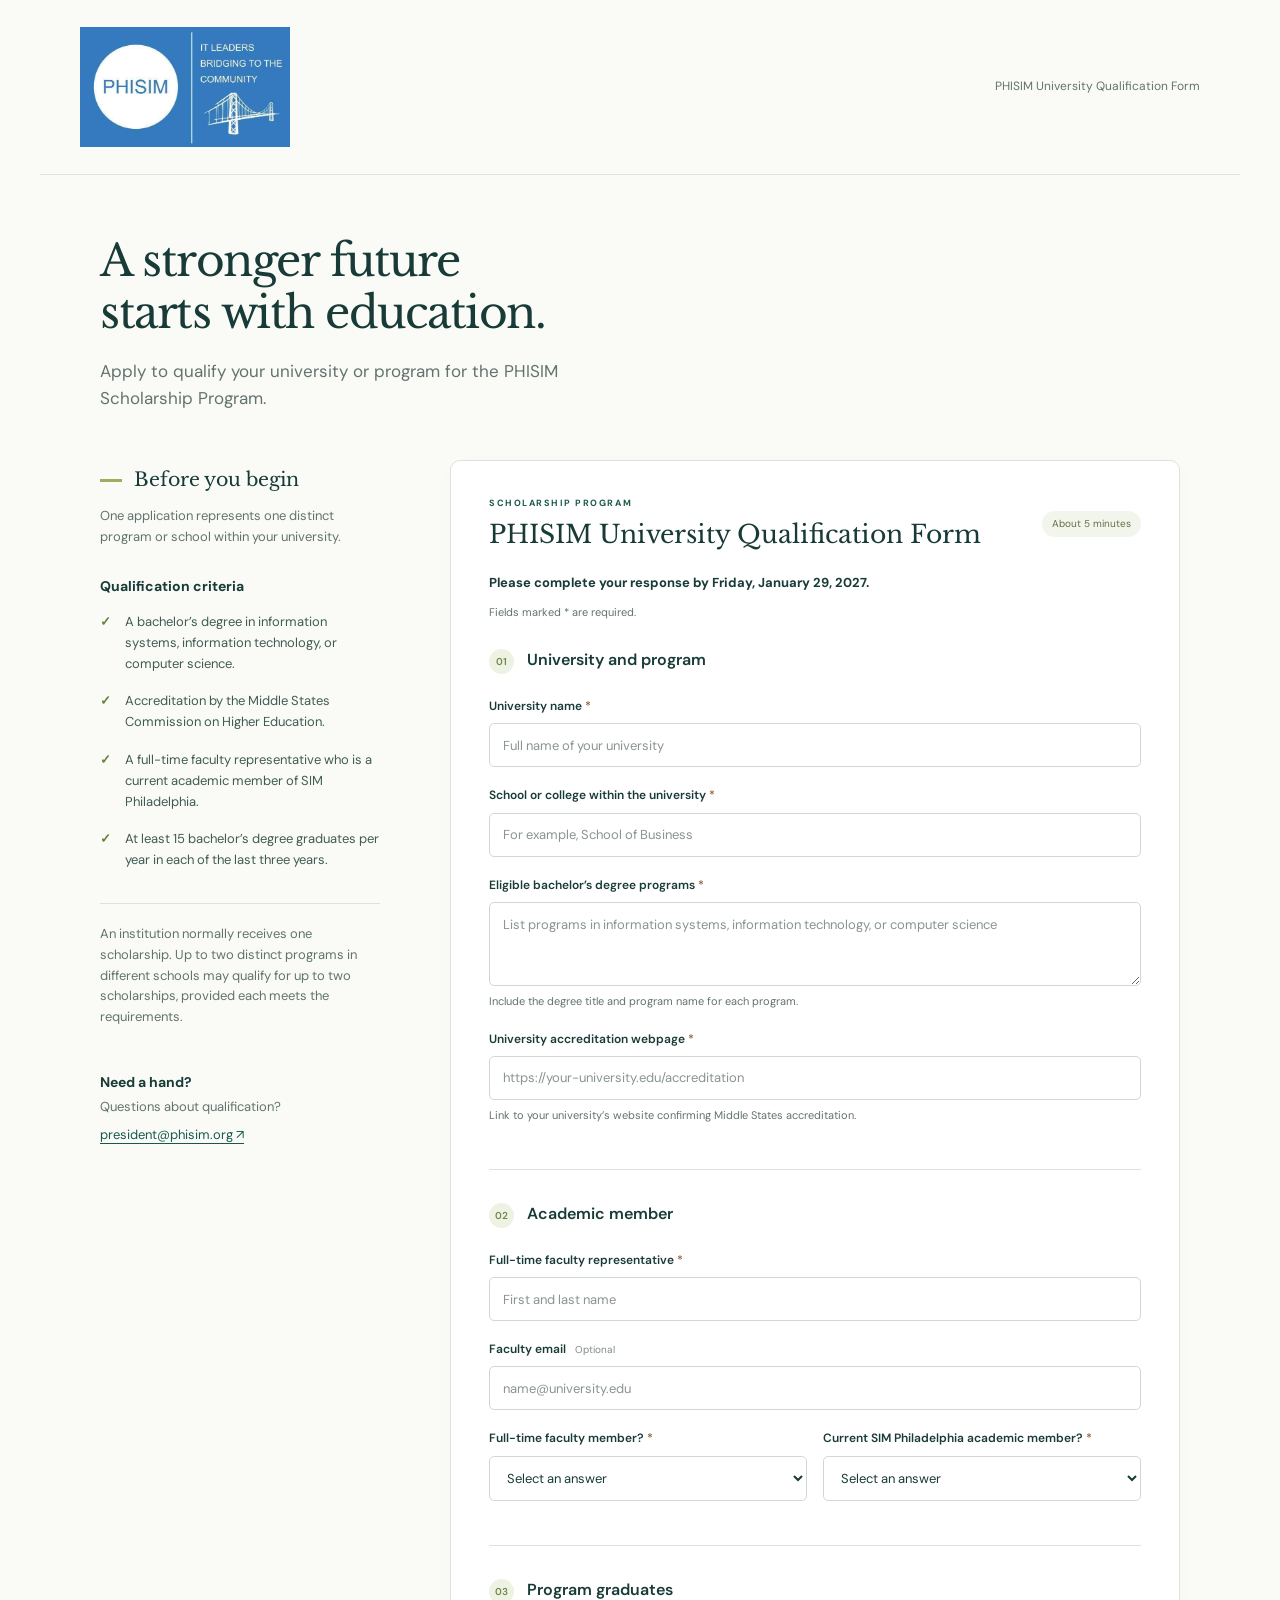
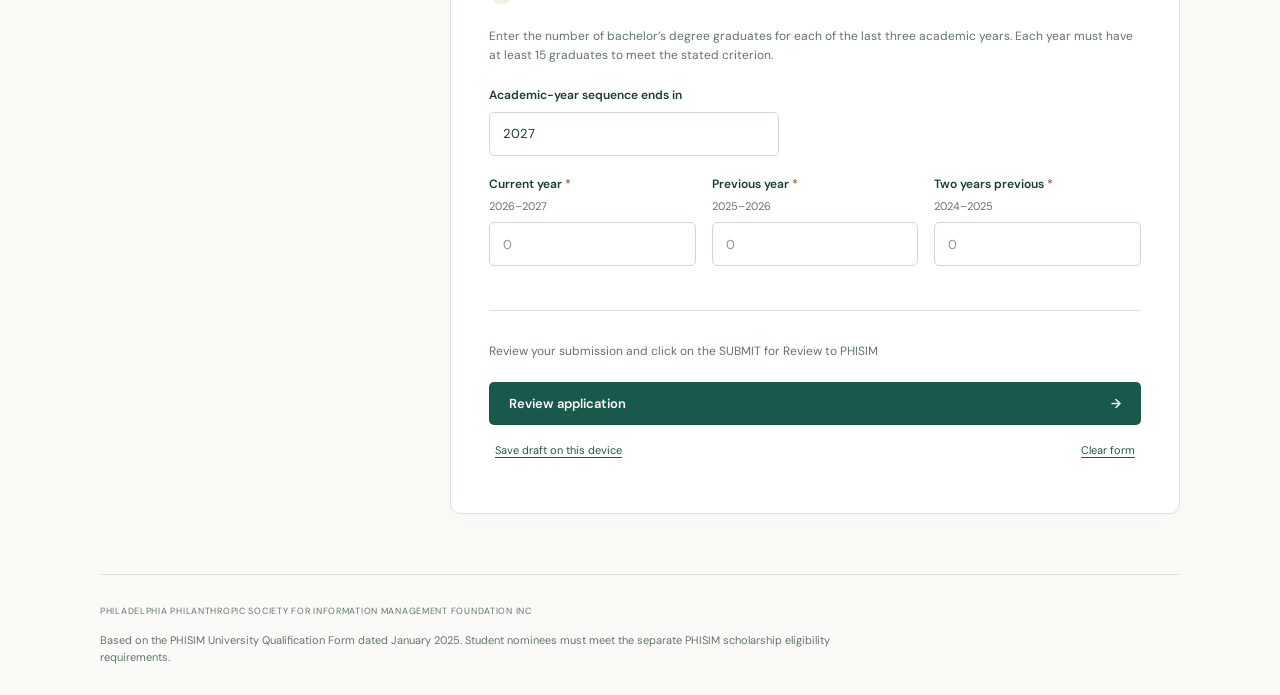
<file: Step 2 Validate Schools/University Qualification Web Form/index.html>
<!doctype html>
<html lang="en"><head><meta charset="utf-8"><meta name="viewport" content="width=device-width,initial-scale=1"><title>PHISIM University Qualification Form</title><meta name="description" content="Complete the university qualification form for the PHISIM Scholarship Program."><link rel="stylesheet" href="style.css"></head>
<body><header><a class="brand" href="#top" aria-label="PHISIM Scholarship Program"><img class="phisim-logo" src="phisim-logo.jpg" width="600" height="343" alt="PHISIM — IT Leaders Bridging to the Community"></a><span class="header-note">PHISIM University Qualification Form</span></header>
<main id="top"><section class="intro"><h1>A stronger future<br>starts with education.</h1><p class="lead">Apply to qualify your university or program for the PHISIM Scholarship Program.</p></section>
<div class="layout"><aside><div class="aside-title"><span class="small-line"></span><h2>Before you begin</h2></div><p>One application represents one distinct program or school within your university.</p><h3>Qualification criteria</h3><ul class="criteria"><li>A bachelor’s degree in information systems, information technology, or computer science.</li><li>Accreditation by the Middle States Commission on Higher Education.</li><li>A full-time faculty representative who is a current academic member of SIM Philadelphia.</li><li>At least 15 bachelor’s degree graduates per year in each of the last three years.</li></ul><p class="aside-note">An institution normally receives one scholarship. Up to two distinct programs in different schools may qualify for up to two scholarships, provided each meets the requirements.</p><div class="help"><h3>Need a hand?</h3><p>Questions about qualification?</p><a href="mailto:president@phisim.org">president@phisim.org <span aria-hidden="true">↗</span></a></div></aside>
<div class="application"><div class="form-top"><div><p class="eyebrow">SCHOLARSHIP PROGRAM</p><h2>PHISIM University Qualification Form</h2></div><span class="time">About 5 minutes</span></div><p class="qualification-deadline"><strong>Please complete your response by Friday, January 29, 2027.</strong></p><p class="required-note">Fields marked <span aria-hidden="true">*</span> are required.</p>
<form id="qualification"><fieldset><legend><span>01</span> University and program</legend><div class="field"><label for="university">University name <b>*</b></label><input id="university" name="university" autocomplete="organization" required maxlength="200" placeholder="Full name of your university"></div><div class="field"><label for="school">School or college within the university <b>*</b></label><input id="school" name="school" required maxlength="200" placeholder="For example, School of Business"></div><div class="field"><label for="programs">Eligible bachelor’s degree programs <b>*</b></label><textarea id="programs" name="programs" required maxlength="3000" rows="3" placeholder="List programs in information systems, information technology, or computer science" aria-describedby="program-help"></textarea><p id="program-help" class="hint">Include the degree title and program name for each program.</p></div><div class="field"><label for="accreditation">University accreditation webpage <b>*</b></label><input id="accreditation" name="accreditation" type="url" required maxlength="2000" placeholder="https://your-university.edu/accreditation" aria-describedby="accreditation-help"><p class="hint" id="accreditation-help">Link to your university’s website confirming Middle States accreditation.</p></div></fieldset>
<fieldset><legend><span>02</span> Academic member</legend><div class="field"><label for="faculty">Full-time faculty representative <b>*</b></label><input id="faculty" name="faculty" required autocomplete="name" maxlength="200" placeholder="First and last name"></div><div class="field"><label for="email">Faculty email <span class="optional">Optional</span></label><input id="email" name="email" type="email" autocomplete="email" maxlength="254" placeholder="name@university.edu"></div><div class="two"><div class="field"><label for="fullTime">Full-time faculty member? <b>*</b></label><select id="fullTime" name="fullTime" required><option value="">Select an answer</option><option>Yes</option><option>No</option></select></div><div class="field"><label for="member">Current SIM Philadelphia academic member? <b>*</b></label><select id="member" name="member" required><option value="">Select an answer</option><option>Yes</option><option>No</option></select></div></div></fieldset>
<fieldset><legend><span>03</span> Program graduates</legend><p class="section-copy">Enter the number of bachelor’s degree graduates for each of the last three academic years. Each year must have at least 15 graduates to meet the stated criterion.</p><div class="field year-field"><label for="year">Academic-year sequence ends in</label><input id="year" name="year" type="number" min="2000" max="2100" value="2027" readonly aria-readonly="true"></div><div class="three"><div class="field"><label for="graduates0">Current year <b>*</b><span class="year-label" id="year0">2026–2027</span></label><input id="graduates0" name="graduates0" type="number" required min="0" max="1000000" step="1" placeholder="0"></div><div class="field"><label for="graduates1">Previous year <b>*</b><span class="year-label" id="year1">2025–2026</span></label><input id="graduates1" name="graduates1" type="number" required min="0" max="1000000" step="1" placeholder="0"></div><div class="field"><label for="graduates2">Two years previous <b>*</b><span class="year-label" id="year2">2024–2025</span></label><input id="graduates2" name="graduates2" type="number" required min="0" max="1000000" step="1" placeholder="0"></div></div><p id="eligibility-note" class="eligibility" aria-live="polite"></p></fieldset>
<div class="finish"><p>Review your submission and click on the SUBMIT for Review to PHISIM</p><button class="primary" type="submit">Review application <span aria-hidden="true">→</span></button><div class="secondary-actions"><button type="button" id="save-draft">Save draft on this device</button><button type="button" id="clear">Clear form</button></div><p id="draft-status" class="hint" role="status"></p></div></form></div></div>
<footer><span>PHILADELPHIA PHILANTHROPIC SOCIETY FOR INFORMATION MANAGEMENT FOUNDATION INC</span><p>Based on the PHISIM University Qualification Form dated January 2025. Student nominees must meet the separate PHISIM scholarship eligibility requirements.</p></footer></main>
<dialog id="review" aria-labelledby="review-title"><div class="dialog-header"><div><img class="review-logo" src="phisim-logo.jpg" width="600" height="343" alt="PHISIM — IT Leaders Bridging to the Community"><p class="eyebrow">READY TO REVIEW</p><h2 id="review-title">PHISIM University Qualification Form</h2></div><button id="close" class="close" aria-label="Close review">×</button></div><div id="review-content"></div><p class="hint">Review your answers, then select Submit for review. Submission does not constitute approval.</p><p id="submission-status" role="status" aria-live="polite" class="hint"></p><div class="dialog-actions"><button id="submit-to-checklist" type="button" class="primary">Submit for review</button><button id="download" class="primary">Download completed form</button><button id="print" class="secondary">Print or save PDF</button></div><p id="download-status" role="status" class="hint"></p></dialog>
<script src="app.js"></script></body></html>
</file>
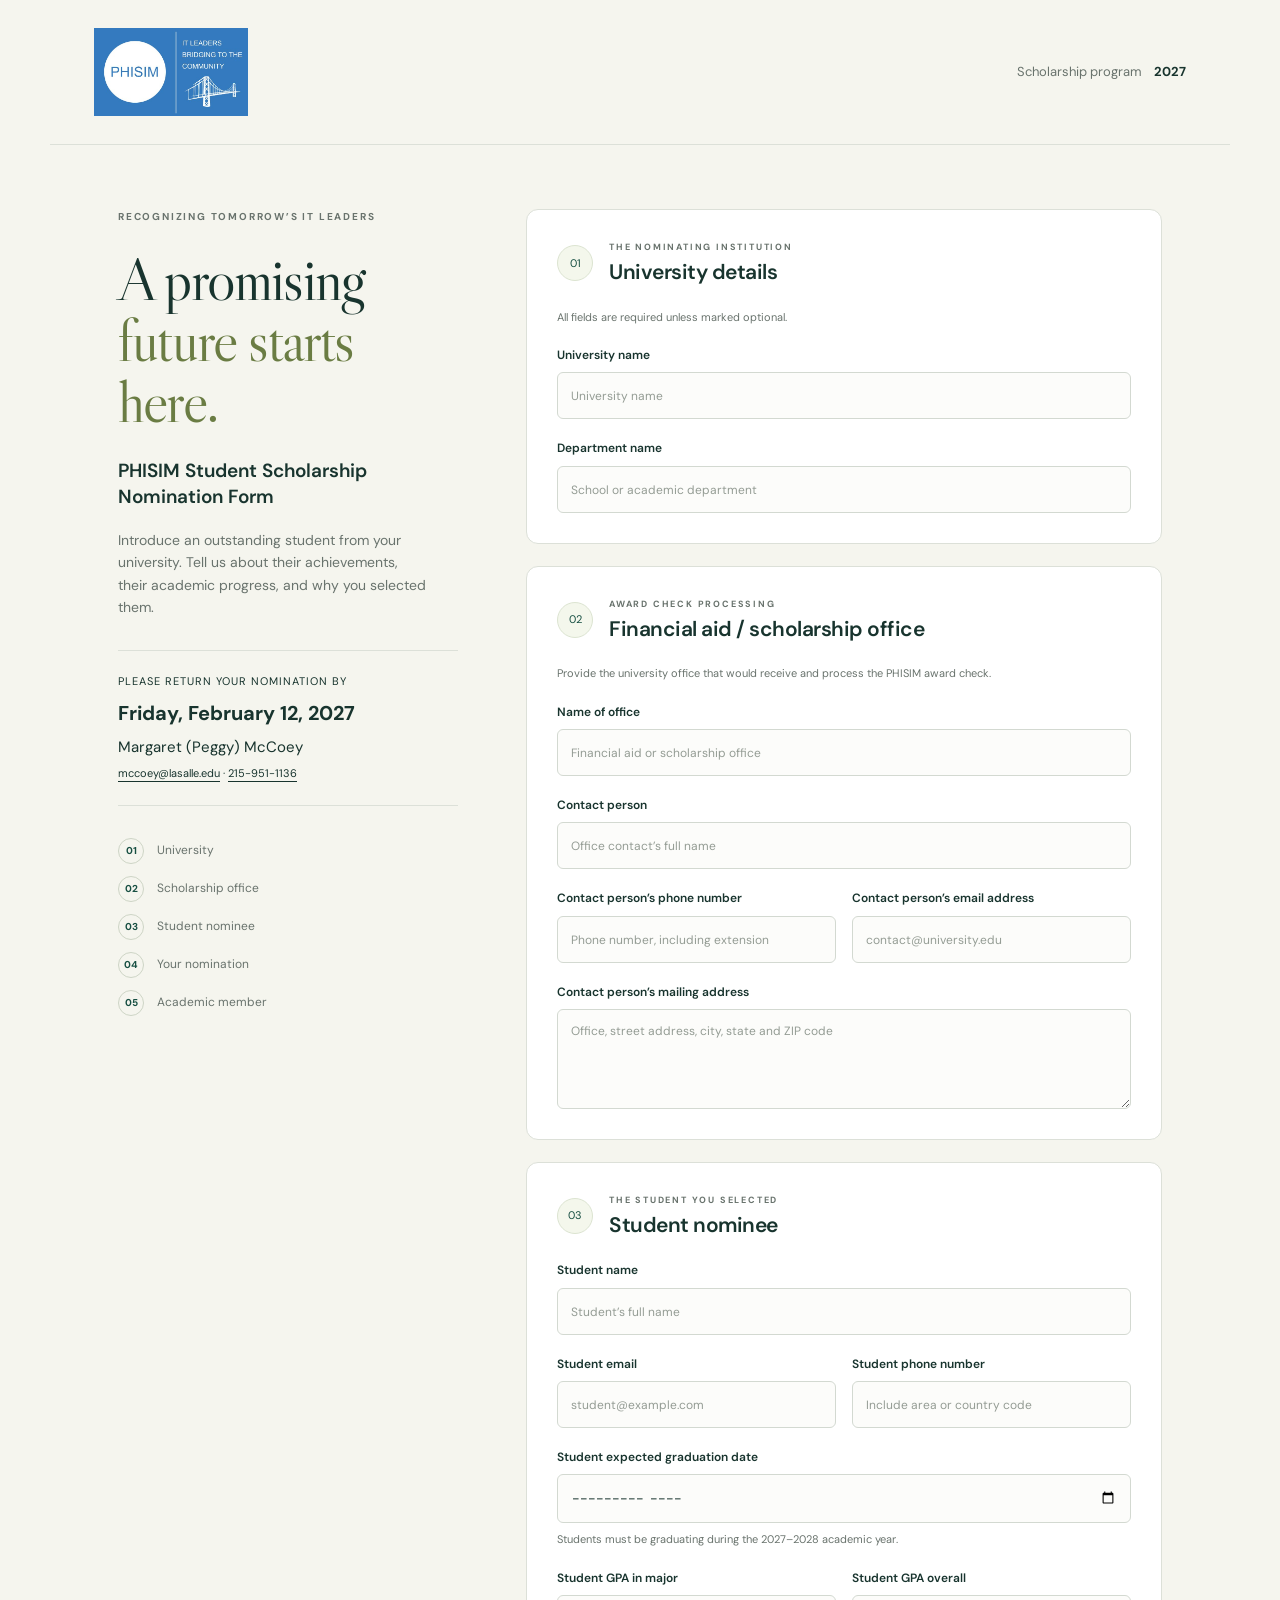
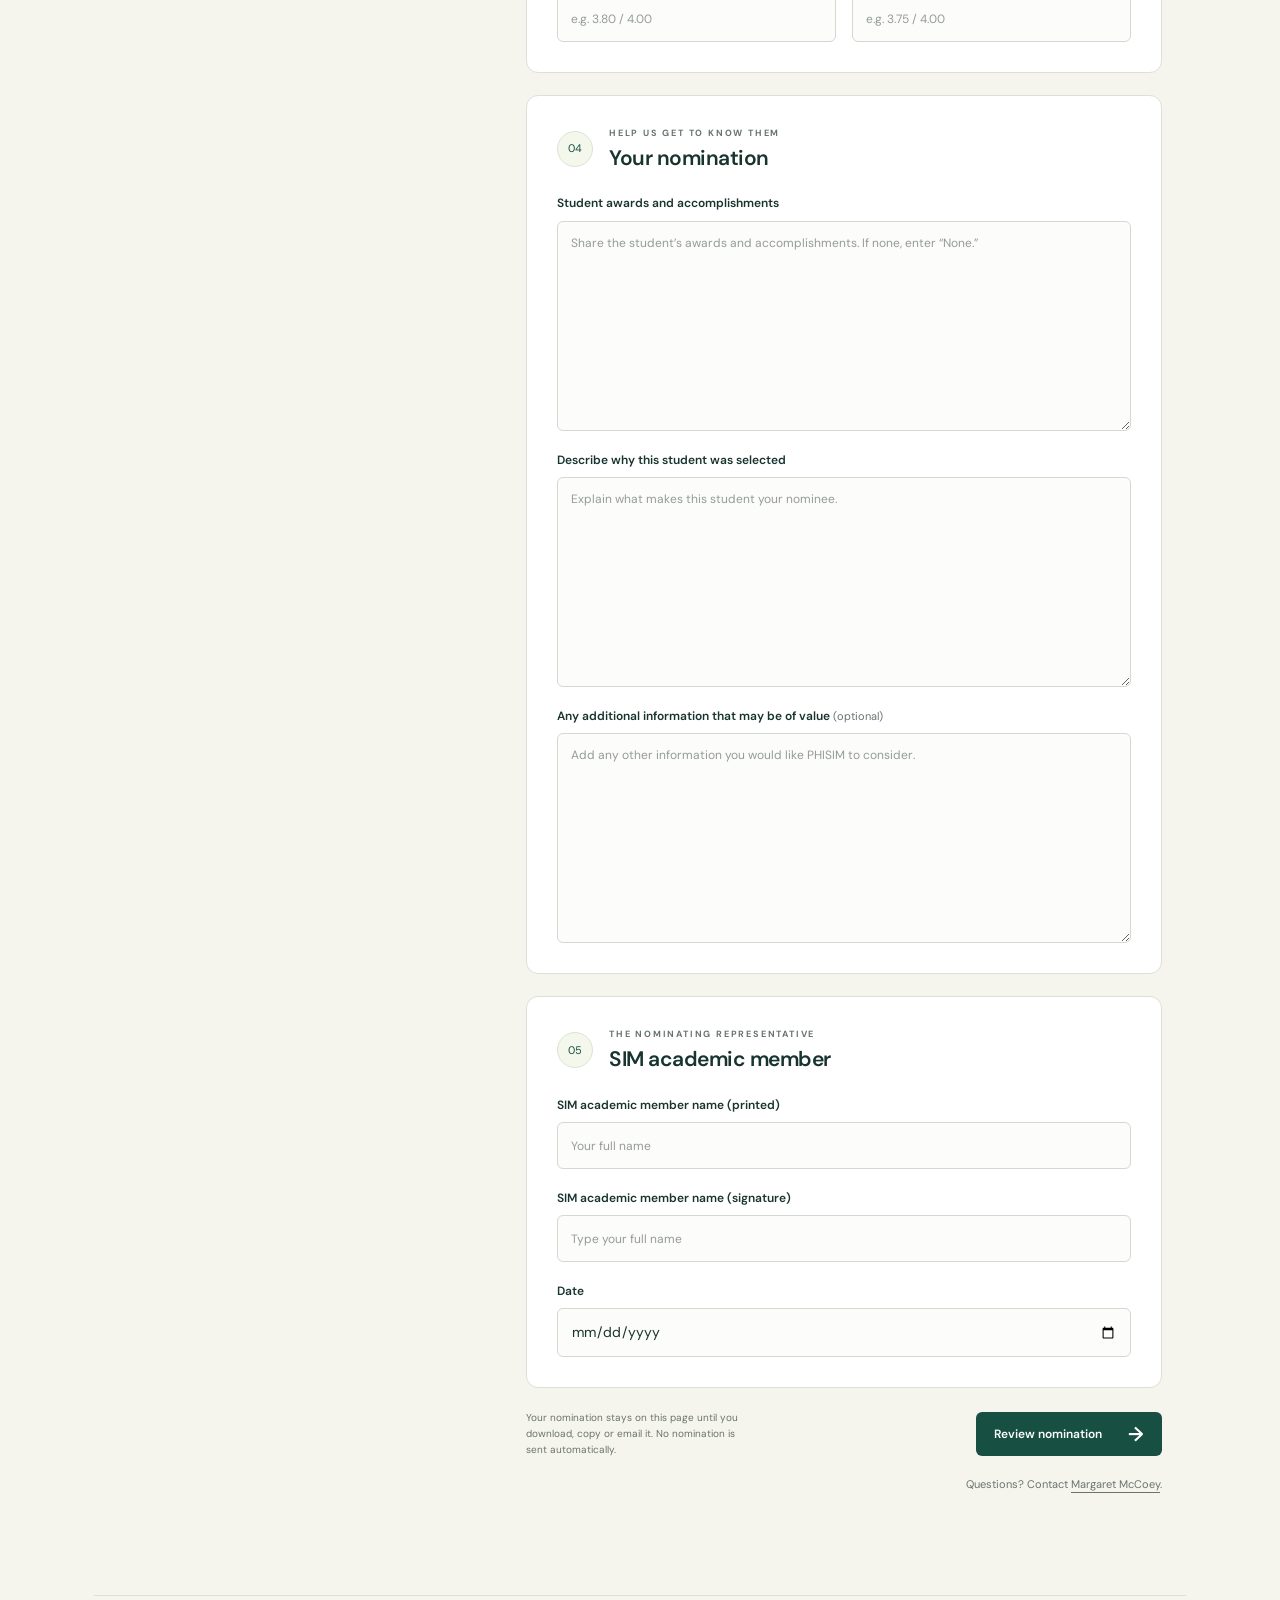
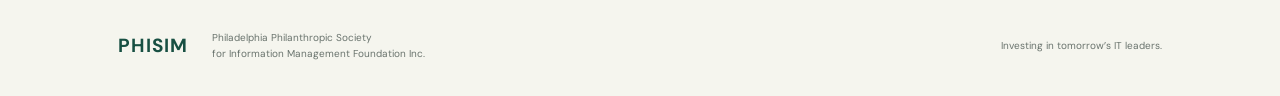
<file: Step 3 Generate letters for Student Nominations/Student Scholarship Nomination Web Form/index.html>
<!doctype html><html lang="en"><head><meta charset="utf-8"><meta name="viewport" content="width=device-width,initial-scale=1"><title>PHISIM 2027 Student Scholarship Nomination Form</title><meta name="description" content="Nominate a student for a PHISIM scholarship. University, scholarship office, student and academic member information."><link rel="stylesheet" href="style.css"><script src="app.js" defer></script></head><body>
<header class="brand"><a href="#top" aria-label="PHISIM student nomination"><img src="image1.jpeg" alt="PHISIM — IT leaders bridging to the community"></a><span>Scholarship program <strong data-year>2027</strong></span></header>
<main id="top"><section class="intro"><p class="eyebrow">Recognizing tomorrow’s IT leaders</p><h1>A promising<br><em>future starts here.</em></h1><p class="lede">PHISIM Student Scholarship<br>Nomination Form</p><p class="description">Introduce an outstanding student from your university. Tell us about their achievements, their academic progress, and why you selected them.</p><div class="deadline"><span class="tiny">Please return your nomination by</span><strong id="deadline">Friday, February 12, 2027</strong><span>Margaret (Peggy) McCoey</span><span><a href="mailto:mccoey@lasalle.edu">mccoey@lasalle.edu</a> · <a href="tel:+12159511136">215-951-1136</a></span></div><div class="steps"><span><b>01</b> University</span><span><b>02</b> Scholarship office</span><span><b>03</b> Student nominee</span><span><b>04</b> Your nomination</span><span><b>05</b> Academic member</span></div></section>
<form id="nomination-form">
<section class="card" aria-labelledby="university-heading"><div class="section-heading"><span class="section-number">01</span><div><p class="eyebrow">The nominating institution</p><h2 id="university-heading">University details</h2></div></div><p class="section-note">All fields are required unless marked optional.</p><div class="fields"><label class="wide">University name<input name="university" autocomplete="organization" maxlength="200" required placeholder="University name"></label><label class="wide">Department name<input name="department" maxlength="200" required placeholder="School or academic department"></label></div></section>
<section class="card" aria-labelledby="office-heading"><div class="section-heading"><span class="section-number">02</span><div><p class="eyebrow">Award check processing</p><h2 id="office-heading">Financial aid / scholarship office</h2></div></div><p class="section-note">Provide the university office that would receive and process the PHISIM award check.</p><div class="fields"><label class="wide">Name of office<input name="office" maxlength="200" required placeholder="Financial aid or scholarship office"></label><label class="wide">Contact person<input name="contactName" maxlength="160" required placeholder="Office contact’s full name"></label><label>Contact person’s phone number<input name="contactPhone" type="tel" maxlength="60" required placeholder="Phone number, including extension"></label><label>Contact person’s email address<input name="contactEmail" type="email" maxlength="254" required placeholder="contact@university.edu"></label><label class="wide">Contact person’s mailing address<textarea name="contactAddress" rows="3" class="short" maxlength="1200" required placeholder="Office, street address, city, state and ZIP code"></textarea></label></div></section>
<section class="card" aria-labelledby="student-heading"><div class="section-heading"><span class="section-number">03</span><div><p class="eyebrow">The student you selected</p><h2 id="student-heading">Student nominee</h2></div></div><div class="fields"><label class="wide">Student name<input name="studentName" maxlength="160" required placeholder="Student’s full name"></label><label>Student email<input name="studentEmail" type="email" maxlength="254" required placeholder="student@example.com"></label><label>Student phone number<input name="studentPhone" type="tel" maxlength="60" required placeholder="Include area or country code"></label><label class="wide">Student expected graduation date<input name="graduation" type="month" required aria-describedby="academic-year"><small id="academic-year">Students must be graduating during the 2027–2028 academic year.</small></label><label>Student GPA in major<input name="majorGpa" inputmode="decimal" maxlength="50" required placeholder="e.g. 3.80 / 4.00"></label><label>Student GPA overall<input name="overallGpa" inputmode="decimal" maxlength="50" required placeholder="e.g. 3.75 / 4.00"></label></div></section>
<section class="card" aria-labelledby="nomination-heading"><div class="section-heading"><span class="section-number">04</span><div><p class="eyebrow">Help us get to know them</p><h2 id="nomination-heading">Your nomination</h2></div></div><div class="fields"><label class="wide">Student awards and accomplishments<textarea name="awards" rows="4" maxlength="12000" required placeholder="Share the student’s awards and accomplishments. If none, enter “None.”"></textarea></label><label class="wide">Describe why this student was selected<textarea name="reason" rows="6" maxlength="16000" required placeholder="Explain what makes this student your nominee."></textarea></label><label class="wide">Any additional information that may be of value <span class="muted">(optional)</span><textarea name="additional" rows="4" maxlength="12000" placeholder="Add any other information you would like PHISIM to consider."></textarea></label></div></section>
<section class="card" aria-labelledby="member-heading"><div class="section-heading"><span class="section-number">05</span><div><p class="eyebrow">The nominating representative</p><h2 id="member-heading">SIM academic member</h2></div></div><div class="fields"><label class="wide">SIM academic member name (printed)<input name="memberName" autocomplete="name" maxlength="160" required placeholder="Your full name"></label><label class="wide">SIM academic member name (signature)<input name="signature" maxlength="160" required placeholder="Type your full name"></label><label class="wide">Date<input name="signatureDate" type="date" required></label></div></section>
<div class="form-actions"><p>Your nomination stays on this page until you download, copy or email it. No nomination is sent automatically.</p><button class="primary" type="submit">Review nomination <span aria-hidden="true">→</span></button></div><p class="helper">Questions? Contact <a href="mailto:mccoey@lasalle.edu">Margaret McCoey</a>.</p></form></main>
<footer><span>PHISIM</span><p>Philadelphia Philanthropic Society<br>for Information Management Foundation Inc.</p><p>Investing in tomorrow’s IT leaders.</p></footer>
<dialog id="review-dialog" aria-labelledby="review-heading"><header class="review-header"><div><p class="eyebrow">One last look</p><h2 id="review-heading">Review your nomination</h2></div><button type="button" id="close-review" class="icon" aria-label="Close review">×</button></header><div class="review-scroll"><p class="review-intro">Check your nomination, then download it or open an email draft addressed to Margaret McCoey.</p><dl id="review-details"></dl><p class="delivery-note">To return your nomination, send the email from your email app. You can download the completed response and attach it if you prefer.</p><p id="delivery-status" role="status" aria-live="polite"></p></div><div class="review-actions"><button type="button" id="download" class="secondary">Download nomination</button><button type="button" id="copy" class="secondary">Copy nomination</button><button type="button" id="print" class="secondary">Print / save PDF</button><button type="button" id="email" class="primary">Open email draft <span aria-hidden="true">↗</span></button></div></dialog>
</body></html>
</file>
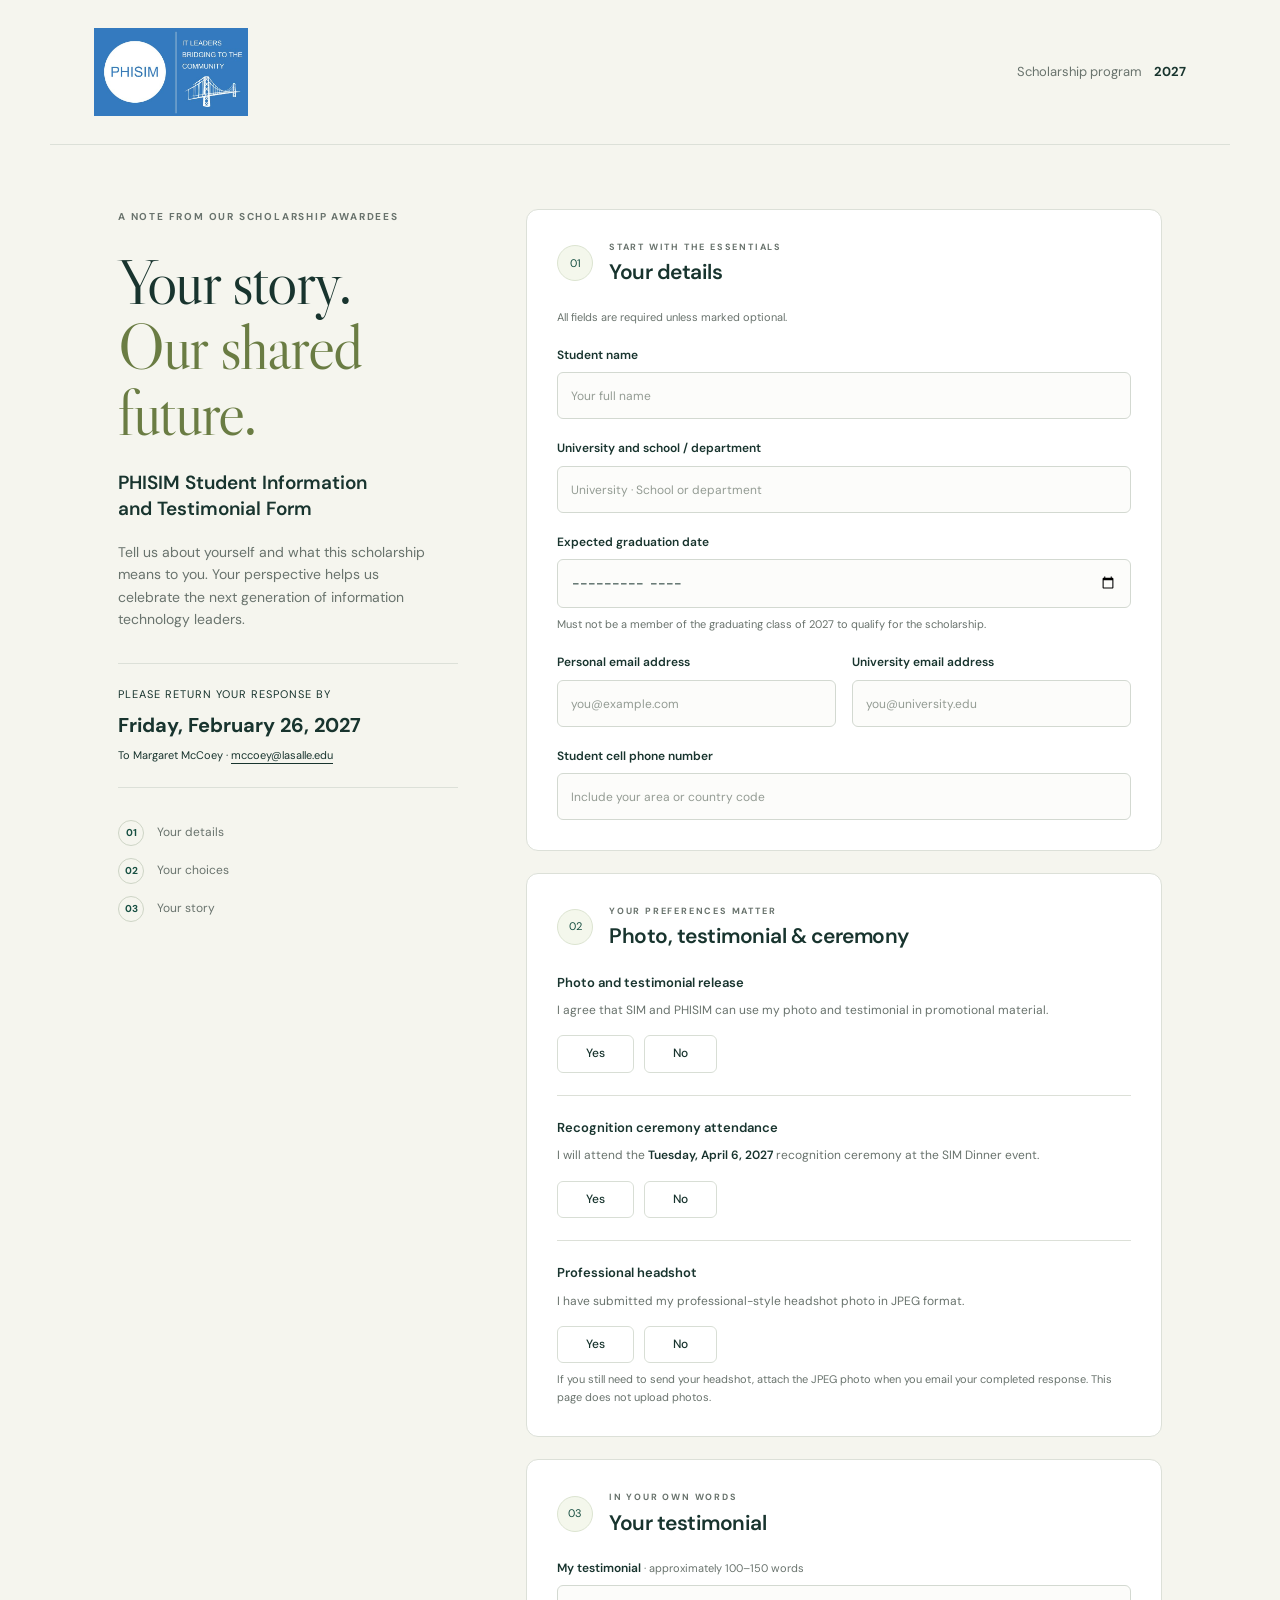
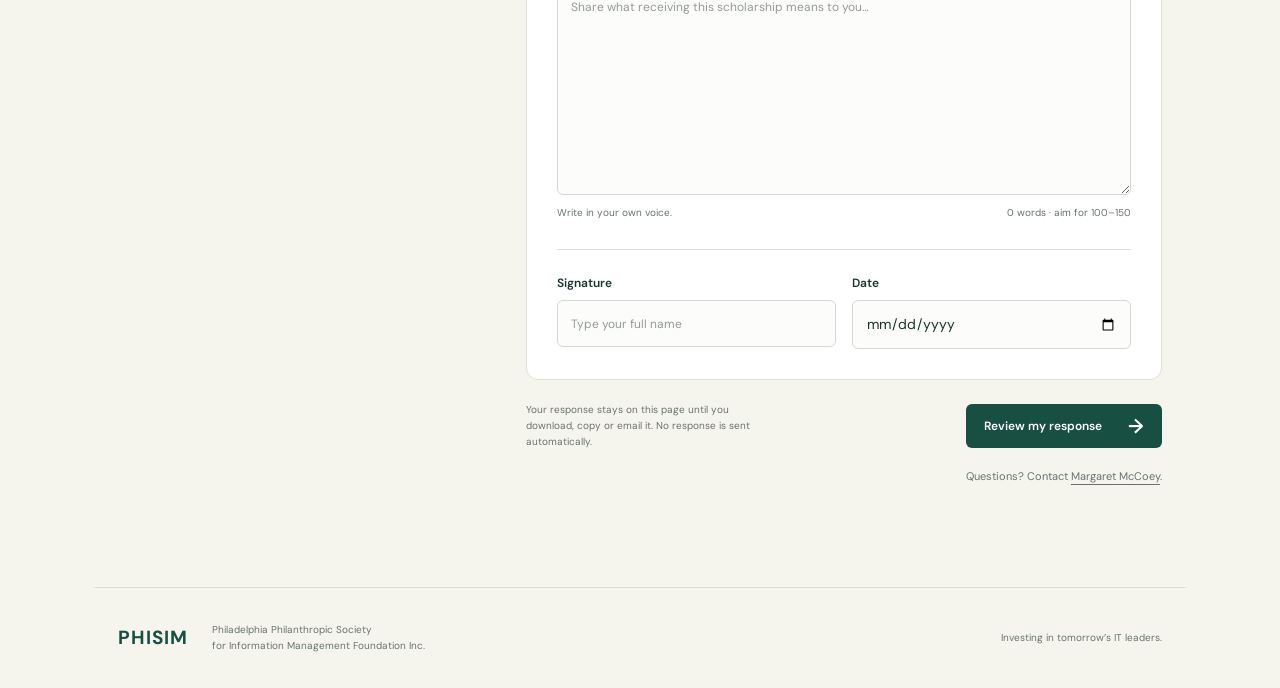
<file: Step 3 Generate letters for Student Nominations/Student Testimonial Web Form/index.html>
<!doctype html>
<html lang="en">
<head><meta charset="utf-8"><meta name="viewport" content="width=device-width, initial-scale=1"><title>PHISIM Student Information and Testimonial</title><meta name="description" content="PHISIM scholarship awardee information, photo release and student testimonial."><link rel="stylesheet" href="style.css"><script src="app.js" defer></script></head>
<body>
<header class="brand"><a href="#top" aria-label="PHISIM student testimonial"><img src="image1.jpeg" alt="PHISIM — IT leaders bridging to the community"></a><span>Scholarship program <strong data-year>2027</strong></span></header>
<main id="top">
<section class="intro"><p class="eyebrow">A note from our scholarship awardees</p><h1>Your story.<br><em>Our shared future.</em></h1><p class="lede">PHISIM Student Information<br>and Testimonial Form</p><p class="description">Tell us about yourself and what this scholarship means to you. Your perspective helps us celebrate the next generation of information technology leaders.</p><div class="deadline"><span class="tiny">Please return your response by</span><strong id="deadline">Friday, February 26, 2027</strong><span>To Margaret McCoey · <a href="mailto:mccoey@lasalle.edu">mccoey@lasalle.edu</a></span></div><div class="steps"><span><b>01</b> Your details</span><span><b>02</b> Your choices</span><span><b>03</b> Your story</span></div></section>
<form id="testimonial-form">
<section class="card" aria-labelledby="details-heading"><div class="section-heading"><span class="section-number">01</span><div><p class="eyebrow">Start with the essentials</p><h2 id="details-heading">Your details</h2></div></div><p class="section-note">All fields are required unless marked optional.</p>
<div class="fields"><label class="wide">Student name<input name="studentName" autocomplete="name" maxlength="160" required placeholder="Your full name"></label><label class="wide">University and school / department<input name="university" autocomplete="organization" maxlength="240" required placeholder="University · School or department"></label><label class="wide">Expected graduation date<input name="graduation" type="month" required aria-describedby="eligibility"><small id="eligibility">Must not be a member of the graduating class of 2027 to qualify for the scholarship.</small></label><label>Personal email address<input name="personalEmail" type="email" autocomplete="email" maxlength="254" required placeholder="you@example.com"></label><label>University email address<input name="universityEmail" type="email" maxlength="254" required placeholder="you@university.edu"></label><label class="wide">Student cell phone number<input name="phone" type="tel" autocomplete="tel" maxlength="60" required placeholder="Include your area or country code"></label></div></section>
<section class="card" aria-labelledby="choices-heading"><div class="section-heading"><span class="section-number">02</span><div><p class="eyebrow">Your preferences matter</p><h2 id="choices-heading">Photo, testimonial &amp; ceremony</h2></div></div>
<fieldset class="choice"><legend>Photo and testimonial release</legend><p>I agree that SIM and PHISIM can use my photo and testimonial in promotional material.</p><div class="options"><label><input type="radio" name="release" value="Yes" required><span>Yes</span></label><label><input type="radio" name="release" value="No"><span>No</span></label></div></fieldset>
<fieldset class="choice"><legend>Recognition ceremony attendance</legend><p>I will attend the <strong id="ceremony">Tuesday, April 6, 2027</strong> recognition ceremony at the SIM Dinner event.</p><div class="options"><label><input type="radio" name="attendance" value="Yes" required><span>Yes</span></label><label><input type="radio" name="attendance" value="No"><span>No</span></label></div></fieldset>
<fieldset class="choice"><legend>Professional headshot</legend><p>I have submitted my professional-style headshot photo in JPEG format.</p><div class="options"><label><input type="radio" name="headshot" value="Yes" required><span>Yes</span></label><label><input type="radio" name="headshot" value="No"><span>No</span></label></div><small>If you still need to send your headshot, attach the JPEG photo when you email your completed response. This page does not upload photos.</small></fieldset>
</section>
<section class="card" aria-labelledby="story-heading"><div class="section-heading"><span class="section-number">03</span><div><p class="eyebrow">In your own words</p><h2 id="story-heading">Your testimonial</h2></div></div><label for="story">My testimonial <span class="muted">· approximately 100–150 words</span></label><textarea id="story" name="testimonial" rows="8" maxlength="12000" required placeholder="Share what receiving this scholarship means to you…" aria-describedby="word-count"></textarea><div class="word-footer"><span>Write in your own voice.</span><output id="word-count" for="story" aria-live="polite">0 words · aim for 100–150</output></div>
<div class="signature fields"><label>Signature<input name="signature" autocomplete="name" maxlength="160" required placeholder="Type your full name"></label><label>Date<input name="signatureDate" type="date" required></label></div>
</section>
<div class="form-actions"><p>Your response stays on this page until you download, copy or email it. No response is sent automatically.</p><button class="primary" type="submit">Review my response <span aria-hidden="true">→</span></button></div><p class="helper">Questions? Contact <a href="mailto:mccoey@lasalle.edu">Margaret McCoey</a>.</p>
</form>
</main>
<footer><span>PHISIM</span><p>Philadelphia Philanthropic Society<br>for Information Management Foundation Inc.</p><p>Investing in tomorrow’s IT leaders.</p></footer>
<dialog id="review-dialog" aria-labelledby="review-heading"><header class="review-header"><div><p class="eyebrow">One last look</p><h2 id="review-heading">Review your response</h2></div><button type="button" id="close-review" class="icon" aria-label="Close review">×</button></header><div class="review-scroll"><p class="review-intro">Review your information, then download your response or open an email draft addressed to Margaret McCoey.</p><dl id="review-details"></dl><p class="delivery-note">To complete your return, send the email from your email app. Attach your JPEG headshot if it has not already been submitted.</p><p id="delivery-status" role="status" aria-live="polite"></p></div><div class="review-actions"><button type="button" id="download" class="secondary">Download response</button><button type="button" id="copy" class="secondary">Copy response</button><button type="button" id="print" class="secondary">Print / save PDF</button><button type="button" id="email" class="primary">Open email draft <span aria-hidden="true">↗</span></button></div></dialog>
</body></html>
</file>
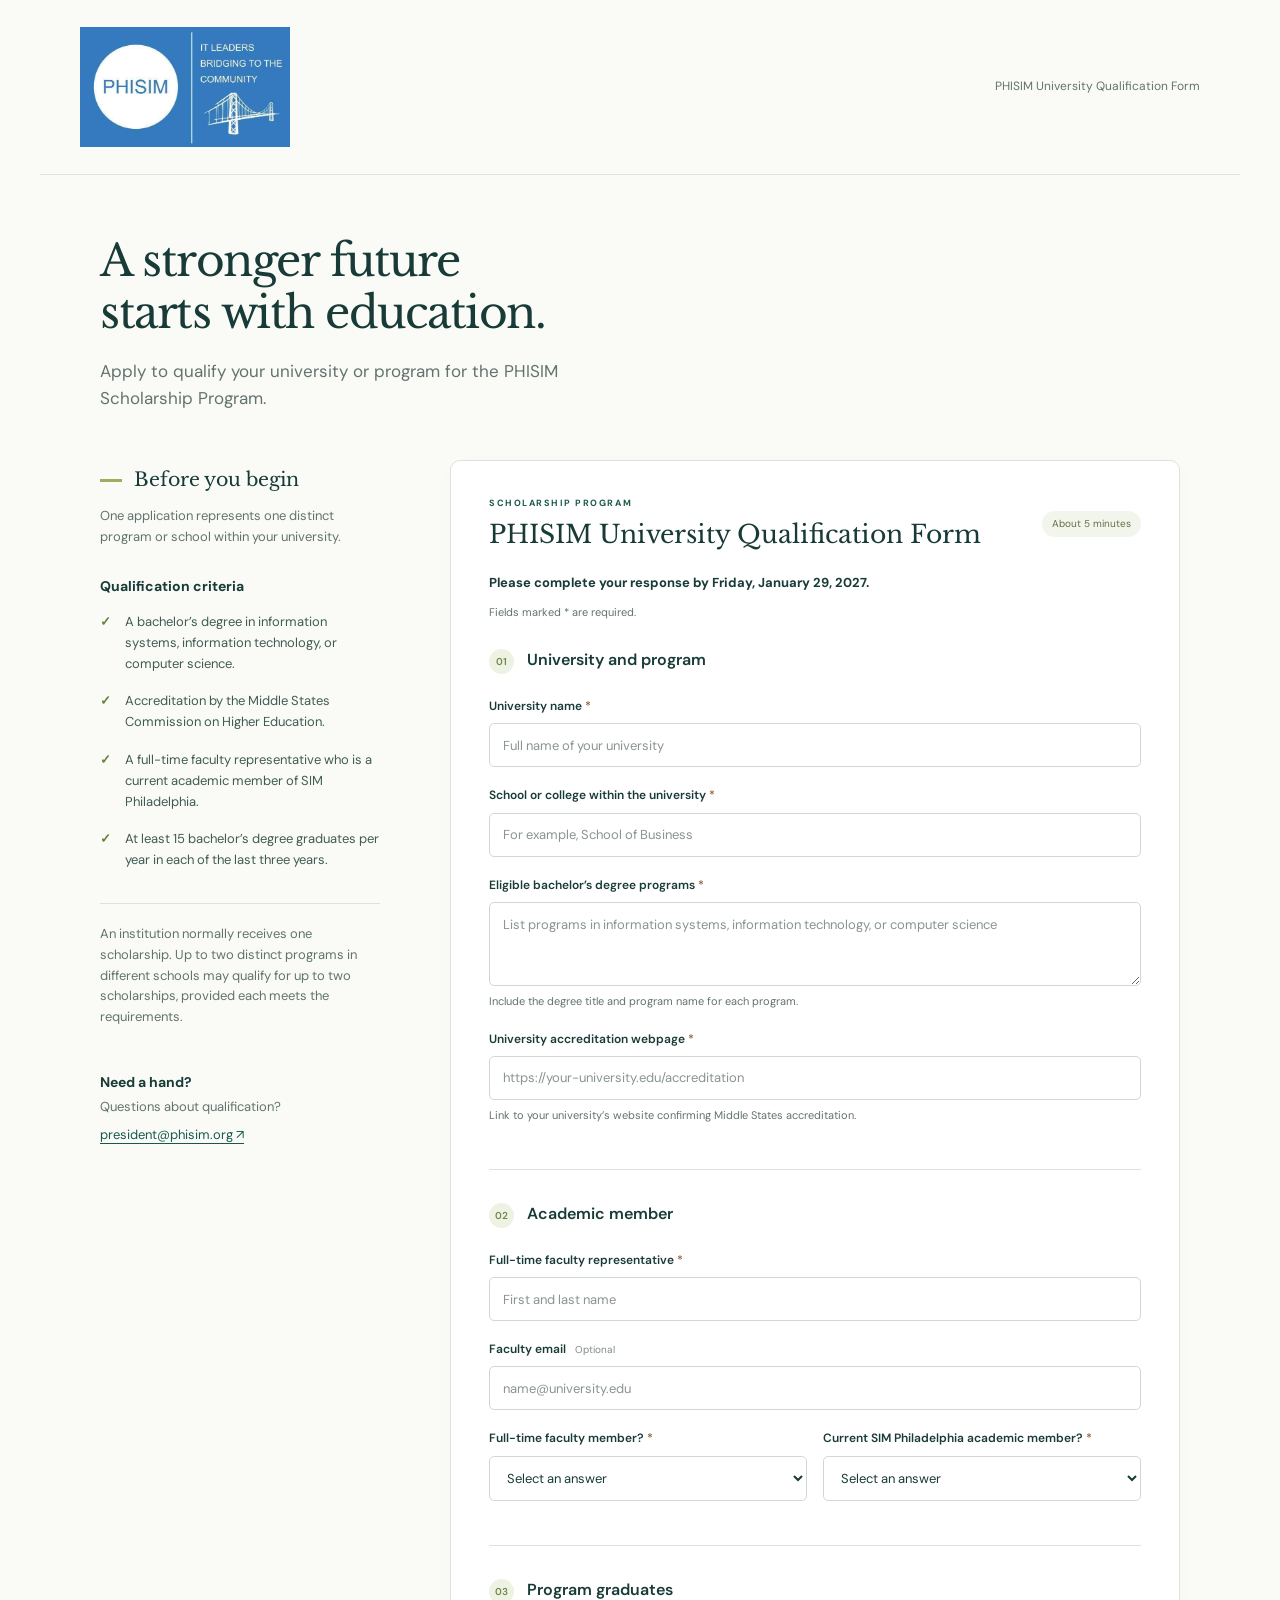
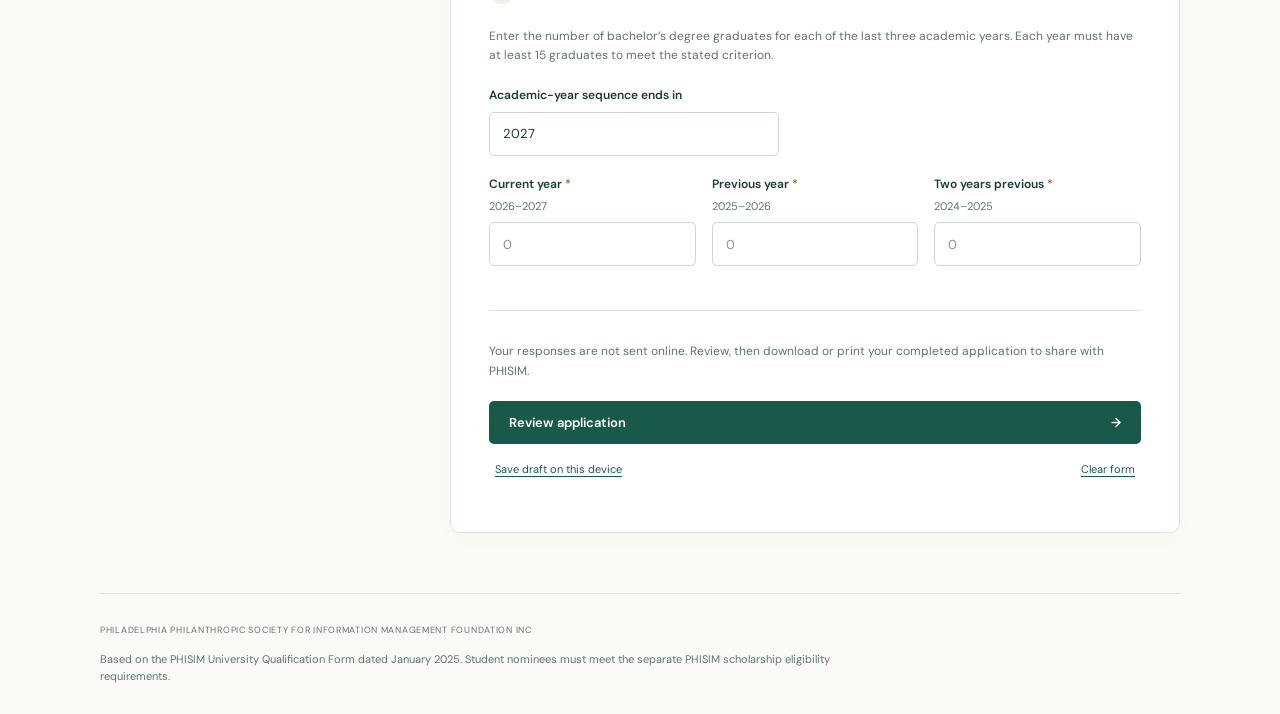
<file: Step 2 Validate Schools/University Qualification Web Form Backups/20261021-070130-927671/index.html>
<!doctype html>
<html lang="en"><head><meta charset="utf-8"><meta name="viewport" content="width=device-width,initial-scale=1"><title>PHISIM University Qualification Form</title><meta name="description" content="Complete the university qualification form for the PHISIM Scholarship Program."><link rel="stylesheet" href="style.css"></head>
<body><header><a class="brand" href="#top" aria-label="PHISIM Scholarship Program"><img class="phisim-logo" src="phisim-logo.jpg" width="600" height="343" alt="PHISIM — IT Leaders Bridging to the Community"></a><span class="header-note">PHISIM University Qualification Form</span></header>
<main id="top"><section class="intro"><h1>A stronger future<br>starts with education.</h1><p class="lead">Apply to qualify your university or program for the PHISIM Scholarship Program.</p></section>
<div class="layout"><aside><div class="aside-title"><span class="small-line"></span><h2>Before you begin</h2></div><p>One application represents one distinct program or school within your university.</p><h3>Qualification criteria</h3><ul class="criteria"><li>A bachelor’s degree in information systems, information technology, or computer science.</li><li>Accreditation by the Middle States Commission on Higher Education.</li><li>A full-time faculty representative who is a current academic member of SIM Philadelphia.</li><li>At least 15 bachelor’s degree graduates per year in each of the last three years.</li></ul><p class="aside-note">An institution normally receives one scholarship. Up to two distinct programs in different schools may qualify for up to two scholarships, provided each meets the requirements.</p><div class="help"><h3>Need a hand?</h3><p>Questions about qualification?</p><a href="mailto:president@phisim.org">president@phisim.org <span aria-hidden="true">↗</span></a></div></aside>
<div class="application"><div class="form-top"><div><p class="eyebrow">SCHOLARSHIP PROGRAM</p><h2>PHISIM University Qualification Form</h2></div><span class="time">About 5 minutes</span></div><p class="qualification-deadline"><strong>Please complete your response by Friday, January 29, 2027.</strong></p><p class="required-note">Fields marked <span aria-hidden="true">*</span> are required.</p>
<form id="qualification"><fieldset><legend><span>01</span> University and program</legend><div class="field"><label for="university">University name <b>*</b></label><input id="university" name="university" autocomplete="organization" required maxlength="200" placeholder="Full name of your university"></div><div class="field"><label for="school">School or college within the university <b>*</b></label><input id="school" name="school" required maxlength="200" placeholder="For example, School of Business"></div><div class="field"><label for="programs">Eligible bachelor’s degree programs <b>*</b></label><textarea id="programs" name="programs" required maxlength="3000" rows="3" placeholder="List programs in information systems, information technology, or computer science" aria-describedby="program-help"></textarea><p id="program-help" class="hint">Include the degree title and program name for each program.</p></div><div class="field"><label for="accreditation">University accreditation webpage <b>*</b></label><input id="accreditation" name="accreditation" type="url" required maxlength="2000" placeholder="https://your-university.edu/accreditation" aria-describedby="accreditation-help"><p class="hint" id="accreditation-help">Link to your university’s website confirming Middle States accreditation.</p></div></fieldset>
<fieldset><legend><span>02</span> Academic member</legend><div class="field"><label for="faculty">Full-time faculty representative <b>*</b></label><input id="faculty" name="faculty" required autocomplete="name" maxlength="200" placeholder="First and last name"></div><div class="field"><label for="email">Faculty email <span class="optional">Optional</span></label><input id="email" name="email" type="email" autocomplete="email" maxlength="254" placeholder="name@university.edu"></div><div class="two"><div class="field"><label for="fullTime">Full-time faculty member? <b>*</b></label><select id="fullTime" name="fullTime" required><option value="">Select an answer</option><option>Yes</option><option>No</option></select></div><div class="field"><label for="member">Current SIM Philadelphia academic member? <b>*</b></label><select id="member" name="member" required><option value="">Select an answer</option><option>Yes</option><option>No</option></select></div></div></fieldset>
<fieldset><legend><span>03</span> Program graduates</legend><p class="section-copy">Enter the number of bachelor’s degree graduates for each of the last three academic years. Each year must have at least 15 graduates to meet the stated criterion.</p><div class="field year-field"><label for="year">Academic-year sequence ends in</label><input id="year" name="year" type="number" min="2000" max="2100" value="2027" readonly aria-readonly="true"></div><div class="three"><div class="field"><label for="graduates0">Current year <b>*</b><span class="year-label" id="year0">2026–2027</span></label><input id="graduates0" name="graduates0" type="number" required min="0" max="1000000" step="1" placeholder="0"></div><div class="field"><label for="graduates1">Previous year <b>*</b><span class="year-label" id="year1">2025–2026</span></label><input id="graduates1" name="graduates1" type="number" required min="0" max="1000000" step="1" placeholder="0"></div><div class="field"><label for="graduates2">Two years previous <b>*</b><span class="year-label" id="year2">2024–2025</span></label><input id="graduates2" name="graduates2" type="number" required min="0" max="1000000" step="1" placeholder="0"></div></div><p id="eligibility-note" class="eligibility" aria-live="polite"></p></fieldset>
<div class="finish"><p>Your responses are not sent online. Review, then download or print your completed application to share with PHISIM.</p><button class="primary" type="submit">Review application <span aria-hidden="true">→</span></button><div class="secondary-actions"><button type="button" id="save-draft">Save draft on this device</button><button type="button" id="clear">Clear form</button></div><p id="draft-status" class="hint" role="status"></p></div></form></div></div>
<footer><span>PHILADELPHIA PHILANTHROPIC SOCIETY FOR INFORMATION MANAGEMENT FOUNDATION INC</span><p>Based on the PHISIM University Qualification Form dated January 2025. Student nominees must meet the separate PHISIM scholarship eligibility requirements.</p></footer></main>
<dialog id="review" aria-labelledby="review-title"><div class="dialog-header"><div><img class="review-logo" src="phisim-logo.jpg" width="600" height="343" alt="PHISIM — IT Leaders Bridging to the Community"><p class="eyebrow">READY TO REVIEW</p><h2 id="review-title">PHISIM University Qualification Form</h2></div><button id="close" class="close" aria-label="Close review">×</button></div><div id="review-content"></div><p class="hint">This review is not an approval or an online submission.</p><div class="dialog-actions"><button id="download" class="primary">Download completed form</button><button id="print" class="secondary">Print or save PDF</button></div><p id="download-status" role="status" class="hint"></p></dialog>
<script src="app.js"></script></body></html>
</file>
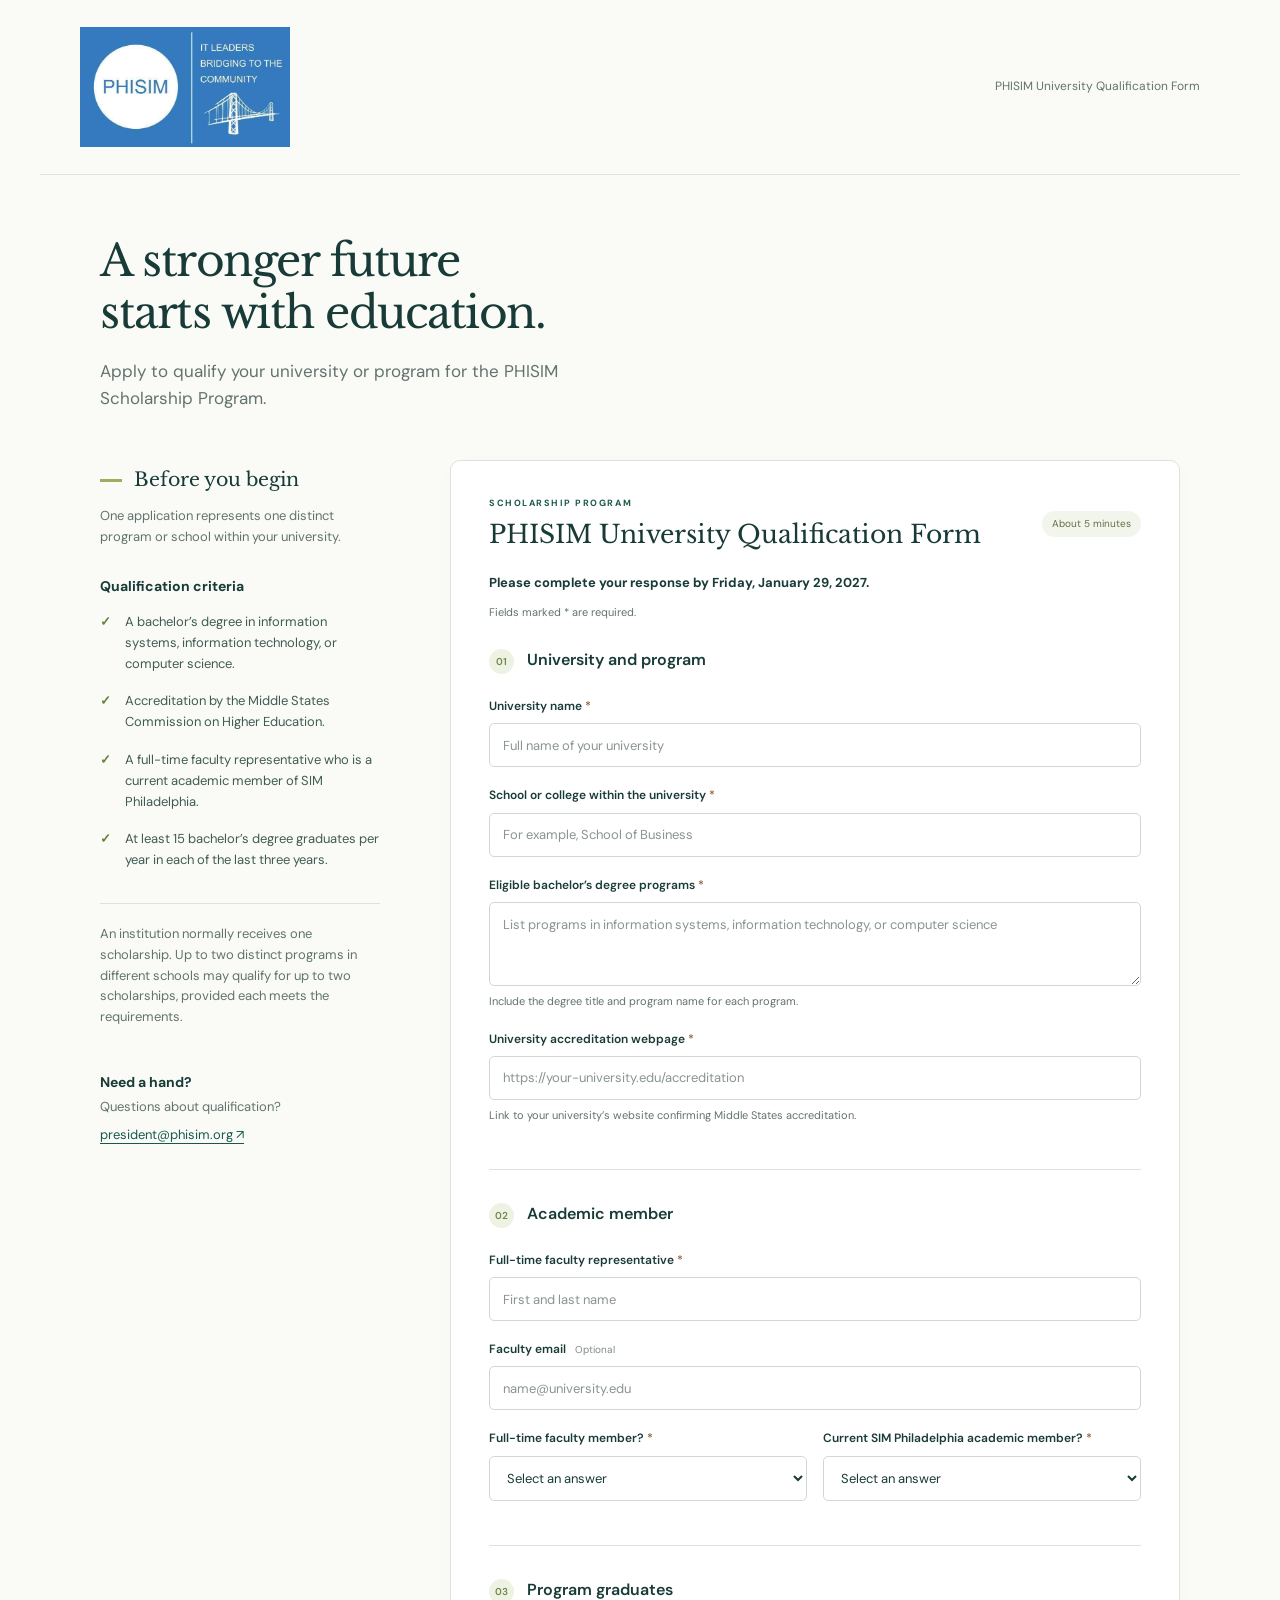
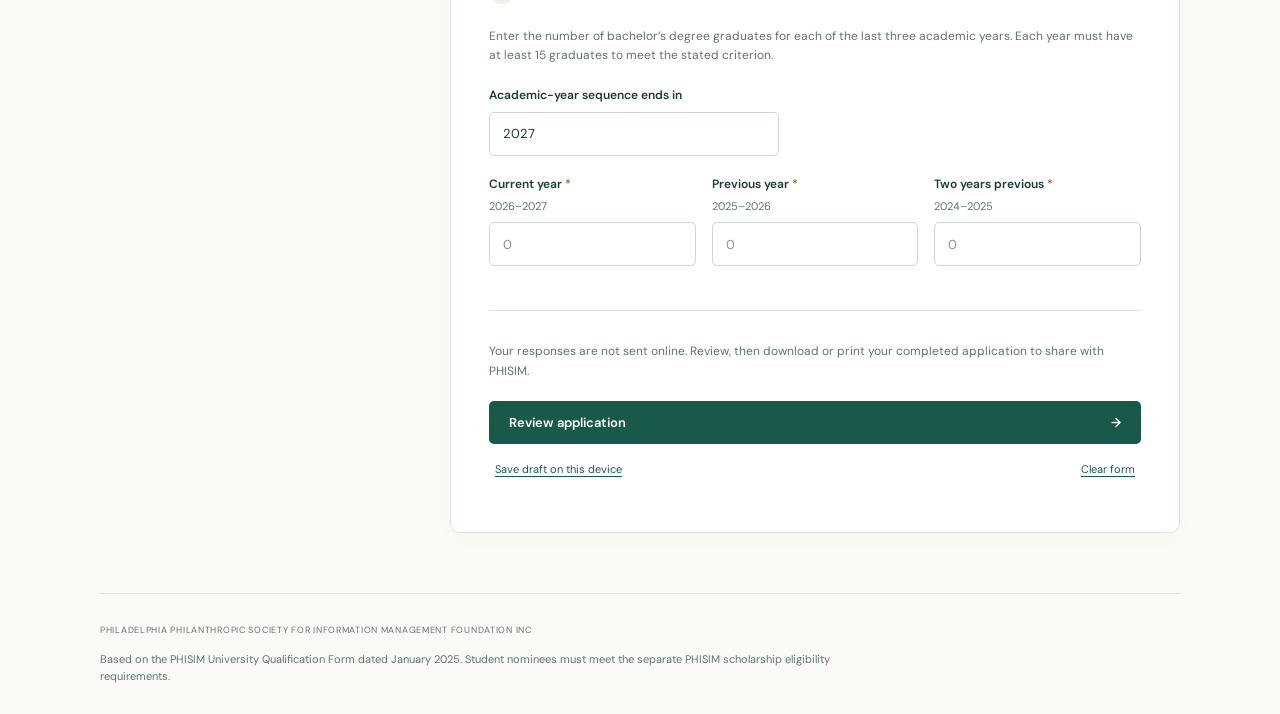
<file: Step 2 Validate Schools/University Qualification Web Form Backups/20261021-075241-388962/index.html>
<!doctype html>
<html lang="en"><head><meta charset="utf-8"><meta name="viewport" content="width=device-width,initial-scale=1"><title>PHISIM University Qualification Form</title><meta name="description" content="Complete the university qualification form for the PHISIM Scholarship Program."><link rel="stylesheet" href="style.css"></head>
<body><header><a class="brand" href="#top" aria-label="PHISIM Scholarship Program"><img class="phisim-logo" src="phisim-logo.jpg" width="600" height="343" alt="PHISIM — IT Leaders Bridging to the Community"></a><span class="header-note">PHISIM University Qualification Form</span></header>
<main id="top"><section class="intro"><h1>A stronger future<br>starts with education.</h1><p class="lead">Apply to qualify your university or program for the PHISIM Scholarship Program.</p></section>
<div class="layout"><aside><div class="aside-title"><span class="small-line"></span><h2>Before you begin</h2></div><p>One application represents one distinct program or school within your university.</p><h3>Qualification criteria</h3><ul class="criteria"><li>A bachelor’s degree in information systems, information technology, or computer science.</li><li>Accreditation by the Middle States Commission on Higher Education.</li><li>A full-time faculty representative who is a current academic member of SIM Philadelphia.</li><li>At least 15 bachelor’s degree graduates per year in each of the last three years.</li></ul><p class="aside-note">An institution normally receives one scholarship. Up to two distinct programs in different schools may qualify for up to two scholarships, provided each meets the requirements.</p><div class="help"><h3>Need a hand?</h3><p>Questions about qualification?</p><a href="mailto:president@phisim.org">president@phisim.org <span aria-hidden="true">↗</span></a></div></aside>
<div class="application"><div class="form-top"><div><p class="eyebrow">SCHOLARSHIP PROGRAM</p><h2>PHISIM University Qualification Form</h2></div><span class="time">About 5 minutes</span></div><p class="qualification-deadline"><strong>Please complete your response by Friday, January 29, 2027.</strong></p><p class="required-note">Fields marked <span aria-hidden="true">*</span> are required.</p>
<form id="qualification"><fieldset><legend><span>01</span> University and program</legend><div class="field"><label for="university">University name <b>*</b></label><input id="university" name="university" autocomplete="organization" required maxlength="200" placeholder="Full name of your university"></div><div class="field"><label for="school">School or college within the university <b>*</b></label><input id="school" name="school" required maxlength="200" placeholder="For example, School of Business"></div><div class="field"><label for="programs">Eligible bachelor’s degree programs <b>*</b></label><textarea id="programs" name="programs" required maxlength="3000" rows="3" placeholder="List programs in information systems, information technology, or computer science" aria-describedby="program-help"></textarea><p id="program-help" class="hint">Include the degree title and program name for each program.</p></div><div class="field"><label for="accreditation">University accreditation webpage <b>*</b></label><input id="accreditation" name="accreditation" type="url" required maxlength="2000" placeholder="https://your-university.edu/accreditation" aria-describedby="accreditation-help"><p class="hint" id="accreditation-help">Link to your university’s website confirming Middle States accreditation.</p></div></fieldset>
<fieldset><legend><span>02</span> Academic member</legend><div class="field"><label for="faculty">Full-time faculty representative <b>*</b></label><input id="faculty" name="faculty" required autocomplete="name" maxlength="200" placeholder="First and last name"></div><div class="field"><label for="email">Faculty email <span class="optional">Optional</span></label><input id="email" name="email" type="email" autocomplete="email" maxlength="254" placeholder="name@university.edu"></div><div class="two"><div class="field"><label for="fullTime">Full-time faculty member? <b>*</b></label><select id="fullTime" name="fullTime" required><option value="">Select an answer</option><option>Yes</option><option>No</option></select></div><div class="field"><label for="member">Current SIM Philadelphia academic member? <b>*</b></label><select id="member" name="member" required><option value="">Select an answer</option><option>Yes</option><option>No</option></select></div></div></fieldset>
<fieldset><legend><span>03</span> Program graduates</legend><p class="section-copy">Enter the number of bachelor’s degree graduates for each of the last three academic years. Each year must have at least 15 graduates to meet the stated criterion.</p><div class="field year-field"><label for="year">Academic-year sequence ends in</label><input id="year" name="year" type="number" min="2000" max="2100" value="2027" readonly aria-readonly="true"></div><div class="three"><div class="field"><label for="graduates0">Current year <b>*</b><span class="year-label" id="year0">2026–2027</span></label><input id="graduates0" name="graduates0" type="number" required min="0" max="1000000" step="1" placeholder="0"></div><div class="field"><label for="graduates1">Previous year <b>*</b><span class="year-label" id="year1">2025–2026</span></label><input id="graduates1" name="graduates1" type="number" required min="0" max="1000000" step="1" placeholder="0"></div><div class="field"><label for="graduates2">Two years previous <b>*</b><span class="year-label" id="year2">2024–2025</span></label><input id="graduates2" name="graduates2" type="number" required min="0" max="1000000" step="1" placeholder="0"></div></div><p id="eligibility-note" class="eligibility" aria-live="polite"></p></fieldset>
<div class="finish"><p>Your responses are not sent online. Review, then download or print your completed application to share with PHISIM.</p><button class="primary" type="submit">Review application <span aria-hidden="true">→</span></button><div class="secondary-actions"><button type="button" id="save-draft">Save draft on this device</button><button type="button" id="clear">Clear form</button></div><p id="draft-status" class="hint" role="status"></p></div></form></div></div>
<footer><span>PHILADELPHIA PHILANTHROPIC SOCIETY FOR INFORMATION MANAGEMENT FOUNDATION INC</span><p>Based on the PHISIM University Qualification Form dated January 2025. Student nominees must meet the separate PHISIM scholarship eligibility requirements.</p></footer></main>
<dialog id="review" aria-labelledby="review-title"><div class="dialog-header"><div><img class="review-logo" src="phisim-logo.jpg" width="600" height="343" alt="PHISIM — IT Leaders Bridging to the Community"><p class="eyebrow">READY TO REVIEW</p><h2 id="review-title">PHISIM University Qualification Form</h2></div><button id="close" class="close" aria-label="Close review">×</button></div><div id="review-content"></div><p class="hint">This review is not an approval or an online submission.</p><div class="dialog-actions"><button id="download" class="primary">Download completed form</button><button id="print" class="secondary">Print or save PDF</button></div><p id="download-status" role="status" class="hint"></p></dialog>
<script src="app.js"></script></body></html>
</file>
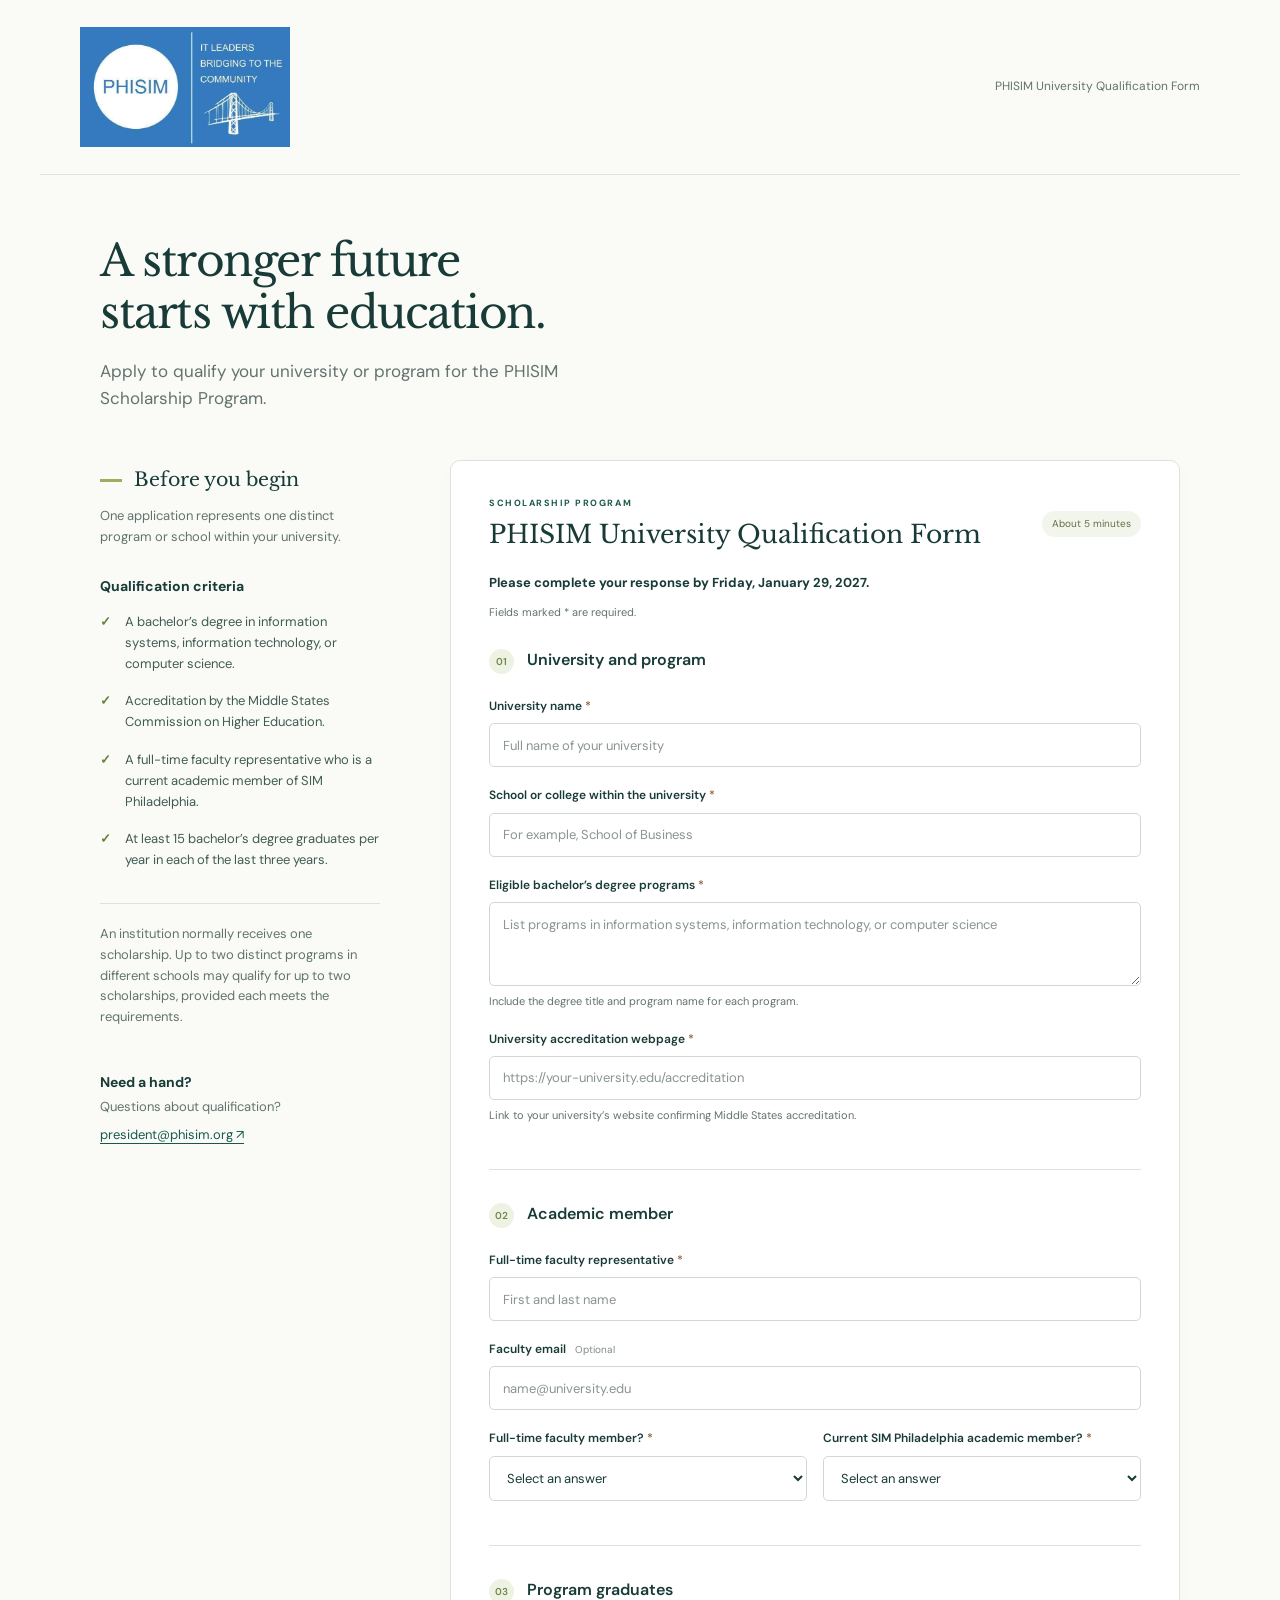
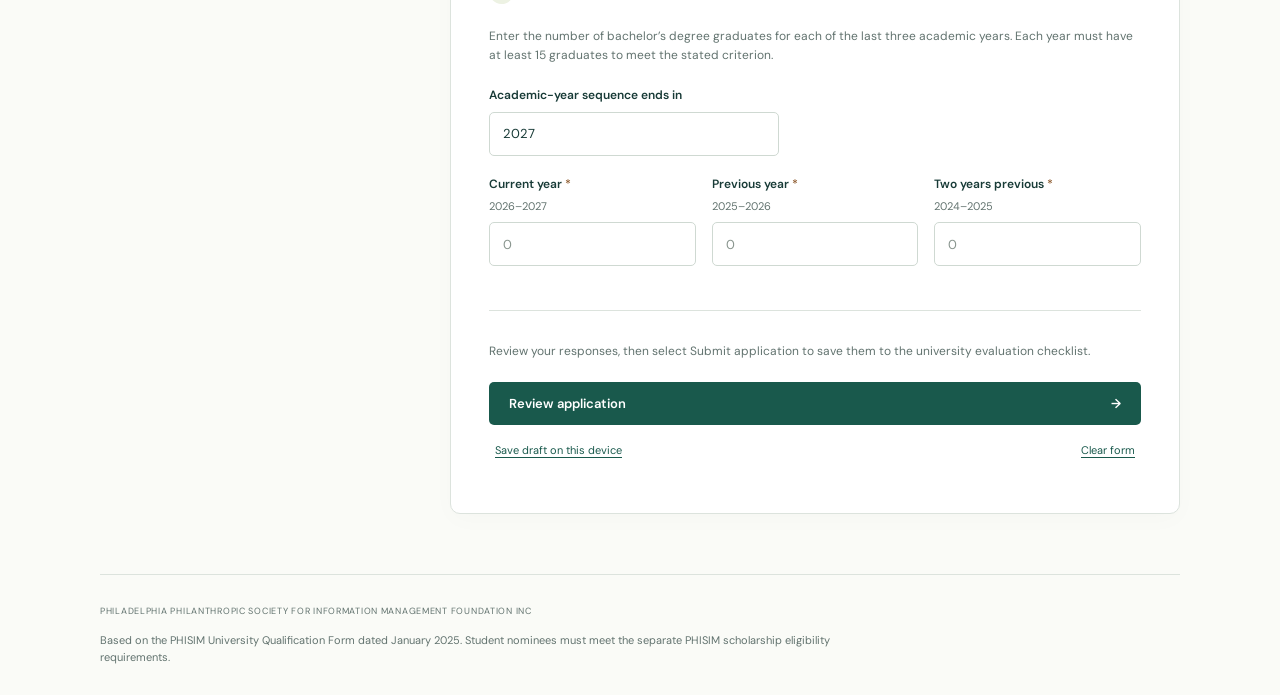
<file: Step 2 Validate Schools/University Qualification Web Form Backups/20261021-080159-308153/index.html>
<!doctype html>
<html lang="en"><head><meta charset="utf-8"><meta name="viewport" content="width=device-width,initial-scale=1"><title>PHISIM University Qualification Form</title><meta name="description" content="Complete the university qualification form for the PHISIM Scholarship Program."><link rel="stylesheet" href="style.css"></head>
<body><header><a class="brand" href="#top" aria-label="PHISIM Scholarship Program"><img class="phisim-logo" src="phisim-logo.jpg" width="600" height="343" alt="PHISIM — IT Leaders Bridging to the Community"></a><span class="header-note">PHISIM University Qualification Form</span></header>
<main id="top"><section class="intro"><h1>A stronger future<br>starts with education.</h1><p class="lead">Apply to qualify your university or program for the PHISIM Scholarship Program.</p></section>
<div class="layout"><aside><div class="aside-title"><span class="small-line"></span><h2>Before you begin</h2></div><p>One application represents one distinct program or school within your university.</p><h3>Qualification criteria</h3><ul class="criteria"><li>A bachelor’s degree in information systems, information technology, or computer science.</li><li>Accreditation by the Middle States Commission on Higher Education.</li><li>A full-time faculty representative who is a current academic member of SIM Philadelphia.</li><li>At least 15 bachelor’s degree graduates per year in each of the last three years.</li></ul><p class="aside-note">An institution normally receives one scholarship. Up to two distinct programs in different schools may qualify for up to two scholarships, provided each meets the requirements.</p><div class="help"><h3>Need a hand?</h3><p>Questions about qualification?</p><a href="mailto:president@phisim.org">president@phisim.org <span aria-hidden="true">↗</span></a></div></aside>
<div class="application"><div class="form-top"><div><p class="eyebrow">SCHOLARSHIP PROGRAM</p><h2>PHISIM University Qualification Form</h2></div><span class="time">About 5 minutes</span></div><p class="qualification-deadline"><strong>Please complete your response by Friday, January 29, 2027.</strong></p><p class="required-note">Fields marked <span aria-hidden="true">*</span> are required.</p>
<form id="qualification"><fieldset><legend><span>01</span> University and program</legend><div class="field"><label for="university">University name <b>*</b></label><input id="university" name="university" autocomplete="organization" required maxlength="200" placeholder="Full name of your university"></div><div class="field"><label for="school">School or college within the university <b>*</b></label><input id="school" name="school" required maxlength="200" placeholder="For example, School of Business"></div><div class="field"><label for="programs">Eligible bachelor’s degree programs <b>*</b></label><textarea id="programs" name="programs" required maxlength="3000" rows="3" placeholder="List programs in information systems, information technology, or computer science" aria-describedby="program-help"></textarea><p id="program-help" class="hint">Include the degree title and program name for each program.</p></div><div class="field"><label for="accreditation">University accreditation webpage <b>*</b></label><input id="accreditation" name="accreditation" type="url" required maxlength="2000" placeholder="https://your-university.edu/accreditation" aria-describedby="accreditation-help"><p class="hint" id="accreditation-help">Link to your university’s website confirming Middle States accreditation.</p></div></fieldset>
<fieldset><legend><span>02</span> Academic member</legend><div class="field"><label for="faculty">Full-time faculty representative <b>*</b></label><input id="faculty" name="faculty" required autocomplete="name" maxlength="200" placeholder="First and last name"></div><div class="field"><label for="email">Faculty email <span class="optional">Optional</span></label><input id="email" name="email" type="email" autocomplete="email" maxlength="254" placeholder="name@university.edu"></div><div class="two"><div class="field"><label for="fullTime">Full-time faculty member? <b>*</b></label><select id="fullTime" name="fullTime" required><option value="">Select an answer</option><option>Yes</option><option>No</option></select></div><div class="field"><label for="member">Current SIM Philadelphia academic member? <b>*</b></label><select id="member" name="member" required><option value="">Select an answer</option><option>Yes</option><option>No</option></select></div></div></fieldset>
<fieldset><legend><span>03</span> Program graduates</legend><p class="section-copy">Enter the number of bachelor’s degree graduates for each of the last three academic years. Each year must have at least 15 graduates to meet the stated criterion.</p><div class="field year-field"><label for="year">Academic-year sequence ends in</label><input id="year" name="year" type="number" min="2000" max="2100" value="2027" readonly aria-readonly="true"></div><div class="three"><div class="field"><label for="graduates0">Current year <b>*</b><span class="year-label" id="year0">2026–2027</span></label><input id="graduates0" name="graduates0" type="number" required min="0" max="1000000" step="1" placeholder="0"></div><div class="field"><label for="graduates1">Previous year <b>*</b><span class="year-label" id="year1">2025–2026</span></label><input id="graduates1" name="graduates1" type="number" required min="0" max="1000000" step="1" placeholder="0"></div><div class="field"><label for="graduates2">Two years previous <b>*</b><span class="year-label" id="year2">2024–2025</span></label><input id="graduates2" name="graduates2" type="number" required min="0" max="1000000" step="1" placeholder="0"></div></div><p id="eligibility-note" class="eligibility" aria-live="polite"></p></fieldset>
<div class="finish"><p>Review your responses, then select Submit application to save them to the university evaluation checklist.</p><button class="primary" type="submit">Review application <span aria-hidden="true">→</span></button><div class="secondary-actions"><button type="button" id="save-draft">Save draft on this device</button><button type="button" id="clear">Clear form</button></div><p id="draft-status" class="hint" role="status"></p></div></form></div></div>
<footer><span>PHILADELPHIA PHILANTHROPIC SOCIETY FOR INFORMATION MANAGEMENT FOUNDATION INC</span><p>Based on the PHISIM University Qualification Form dated January 2025. Student nominees must meet the separate PHISIM scholarship eligibility requirements.</p></footer></main>
<dialog id="review" aria-labelledby="review-title"><div class="dialog-header"><div><img class="review-logo" src="phisim-logo.jpg" width="600" height="343" alt="PHISIM — IT Leaders Bridging to the Community"><p class="eyebrow">READY TO REVIEW</p><h2 id="review-title">PHISIM University Qualification Form</h2></div><button id="close" class="close" aria-label="Close review">×</button></div><div id="review-content"></div><p class="hint">Review your answers, then select Submit application. Submission does not constitute approval.</p><p id="submission-status" role="status" aria-live="polite" class="hint"></p><div class="dialog-actions"><button id="submit-to-checklist" type="button" class="primary">Submit application</button><button id="download" class="primary">Download completed form</button><button id="print" class="secondary">Print or save PDF</button></div><p id="download-status" role="status" class="hint"></p></dialog>
<script src="app.js"></script></body></html>
</file>
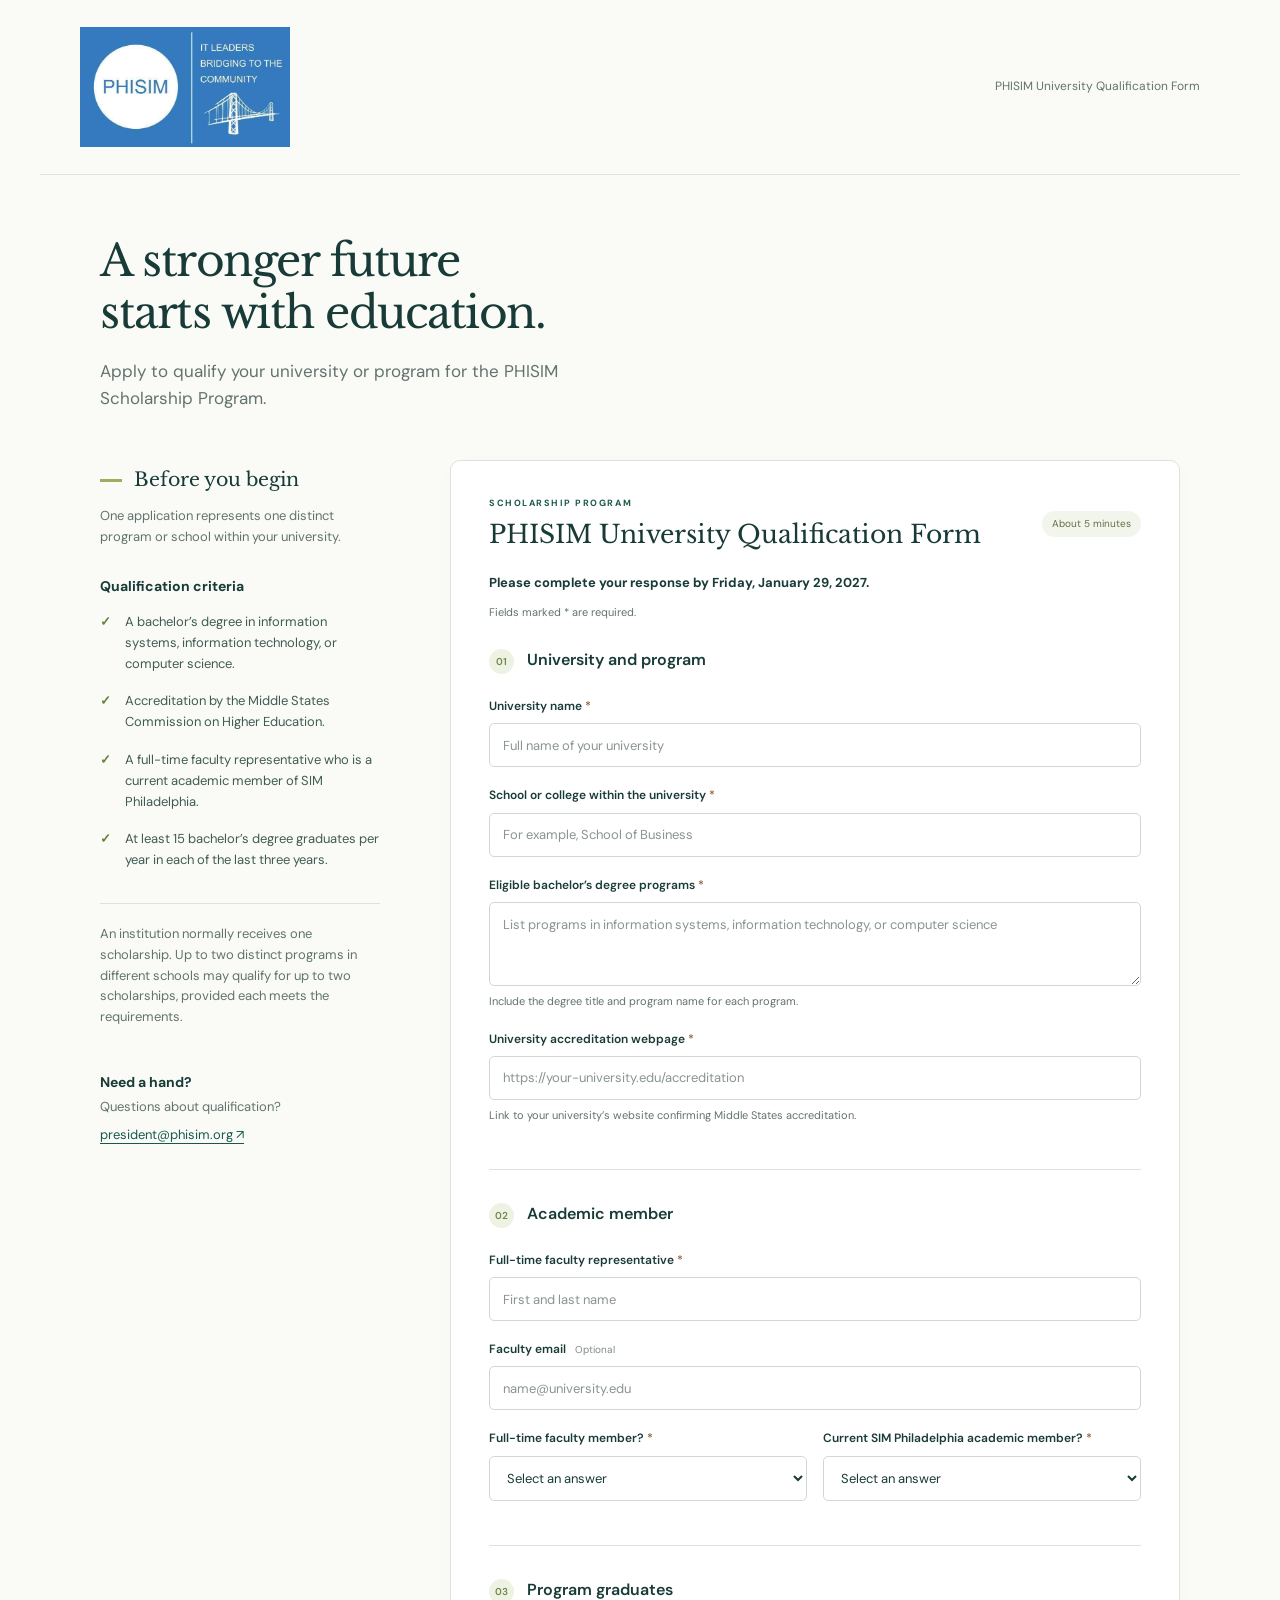
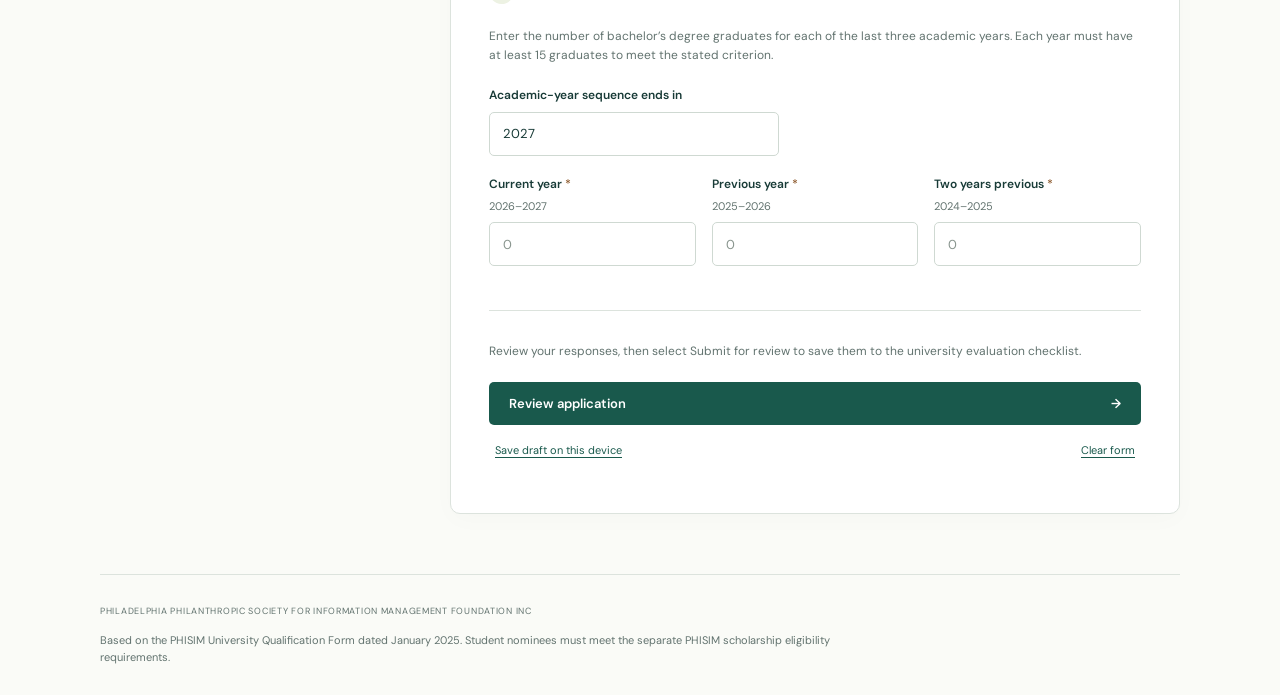
<file: Step 2 Validate Schools/University Qualification Web Form Backups/20261021-081545-077392/index.html>
<!doctype html>
<html lang="en"><head><meta charset="utf-8"><meta name="viewport" content="width=device-width,initial-scale=1"><title>PHISIM University Qualification Form</title><meta name="description" content="Complete the university qualification form for the PHISIM Scholarship Program."><link rel="stylesheet" href="style.css"></head>
<body><header><a class="brand" href="#top" aria-label="PHISIM Scholarship Program"><img class="phisim-logo" src="phisim-logo.jpg" width="600" height="343" alt="PHISIM — IT Leaders Bridging to the Community"></a><span class="header-note">PHISIM University Qualification Form</span></header>
<main id="top"><section class="intro"><h1>A stronger future<br>starts with education.</h1><p class="lead">Apply to qualify your university or program for the PHISIM Scholarship Program.</p></section>
<div class="layout"><aside><div class="aside-title"><span class="small-line"></span><h2>Before you begin</h2></div><p>One application represents one distinct program or school within your university.</p><h3>Qualification criteria</h3><ul class="criteria"><li>A bachelor’s degree in information systems, information technology, or computer science.</li><li>Accreditation by the Middle States Commission on Higher Education.</li><li>A full-time faculty representative who is a current academic member of SIM Philadelphia.</li><li>At least 15 bachelor’s degree graduates per year in each of the last three years.</li></ul><p class="aside-note">An institution normally receives one scholarship. Up to two distinct programs in different schools may qualify for up to two scholarships, provided each meets the requirements.</p><div class="help"><h3>Need a hand?</h3><p>Questions about qualification?</p><a href="mailto:president@phisim.org">president@phisim.org <span aria-hidden="true">↗</span></a></div></aside>
<div class="application"><div class="form-top"><div><p class="eyebrow">SCHOLARSHIP PROGRAM</p><h2>PHISIM University Qualification Form</h2></div><span class="time">About 5 minutes</span></div><p class="qualification-deadline"><strong>Please complete your response by Friday, January 29, 2027.</strong></p><p class="required-note">Fields marked <span aria-hidden="true">*</span> are required.</p>
<form id="qualification"><fieldset><legend><span>01</span> University and program</legend><div class="field"><label for="university">University name <b>*</b></label><input id="university" name="university" autocomplete="organization" required maxlength="200" placeholder="Full name of your university"></div><div class="field"><label for="school">School or college within the university <b>*</b></label><input id="school" name="school" required maxlength="200" placeholder="For example, School of Business"></div><div class="field"><label for="programs">Eligible bachelor’s degree programs <b>*</b></label><textarea id="programs" name="programs" required maxlength="3000" rows="3" placeholder="List programs in information systems, information technology, or computer science" aria-describedby="program-help"></textarea><p id="program-help" class="hint">Include the degree title and program name for each program.</p></div><div class="field"><label for="accreditation">University accreditation webpage <b>*</b></label><input id="accreditation" name="accreditation" type="url" required maxlength="2000" placeholder="https://your-university.edu/accreditation" aria-describedby="accreditation-help"><p class="hint" id="accreditation-help">Link to your university’s website confirming Middle States accreditation.</p></div></fieldset>
<fieldset><legend><span>02</span> Academic member</legend><div class="field"><label for="faculty">Full-time faculty representative <b>*</b></label><input id="faculty" name="faculty" required autocomplete="name" maxlength="200" placeholder="First and last name"></div><div class="field"><label for="email">Faculty email <span class="optional">Optional</span></label><input id="email" name="email" type="email" autocomplete="email" maxlength="254" placeholder="name@university.edu"></div><div class="two"><div class="field"><label for="fullTime">Full-time faculty member? <b>*</b></label><select id="fullTime" name="fullTime" required><option value="">Select an answer</option><option>Yes</option><option>No</option></select></div><div class="field"><label for="member">Current SIM Philadelphia academic member? <b>*</b></label><select id="member" name="member" required><option value="">Select an answer</option><option>Yes</option><option>No</option></select></div></div></fieldset>
<fieldset><legend><span>03</span> Program graduates</legend><p class="section-copy">Enter the number of bachelor’s degree graduates for each of the last three academic years. Each year must have at least 15 graduates to meet the stated criterion.</p><div class="field year-field"><label for="year">Academic-year sequence ends in</label><input id="year" name="year" type="number" min="2000" max="2100" value="2027" readonly aria-readonly="true"></div><div class="three"><div class="field"><label for="graduates0">Current year <b>*</b><span class="year-label" id="year0">2026–2027</span></label><input id="graduates0" name="graduates0" type="number" required min="0" max="1000000" step="1" placeholder="0"></div><div class="field"><label for="graduates1">Previous year <b>*</b><span class="year-label" id="year1">2025–2026</span></label><input id="graduates1" name="graduates1" type="number" required min="0" max="1000000" step="1" placeholder="0"></div><div class="field"><label for="graduates2">Two years previous <b>*</b><span class="year-label" id="year2">2024–2025</span></label><input id="graduates2" name="graduates2" type="number" required min="0" max="1000000" step="1" placeholder="0"></div></div><p id="eligibility-note" class="eligibility" aria-live="polite"></p></fieldset>
<div class="finish"><p>Review your responses, then select Submit for review to save them to the university evaluation checklist.</p><button class="primary" type="submit">Review application <span aria-hidden="true">→</span></button><div class="secondary-actions"><button type="button" id="save-draft">Save draft on this device</button><button type="button" id="clear">Clear form</button></div><p id="draft-status" class="hint" role="status"></p></div></form></div></div>
<footer><span>PHILADELPHIA PHILANTHROPIC SOCIETY FOR INFORMATION MANAGEMENT FOUNDATION INC</span><p>Based on the PHISIM University Qualification Form dated January 2025. Student nominees must meet the separate PHISIM scholarship eligibility requirements.</p></footer></main>
<dialog id="review" aria-labelledby="review-title"><div class="dialog-header"><div><img class="review-logo" src="phisim-logo.jpg" width="600" height="343" alt="PHISIM — IT Leaders Bridging to the Community"><p class="eyebrow">READY TO REVIEW</p><h2 id="review-title">PHISIM University Qualification Form</h2></div><button id="close" class="close" aria-label="Close review">×</button></div><div id="review-content"></div><p class="hint">Review your answers, then select Submit for review. Submission does not constitute approval.</p><p id="submission-status" role="status" aria-live="polite" class="hint"></p><div class="dialog-actions"><button id="submit-to-checklist" type="button" class="primary">Submit for review</button><button id="download" class="primary">Download completed form</button><button id="print" class="secondary">Print or save PDF</button></div><p id="download-status" role="status" class="hint"></p></dialog>
<script src="app.js"></script></body></html>
</file>
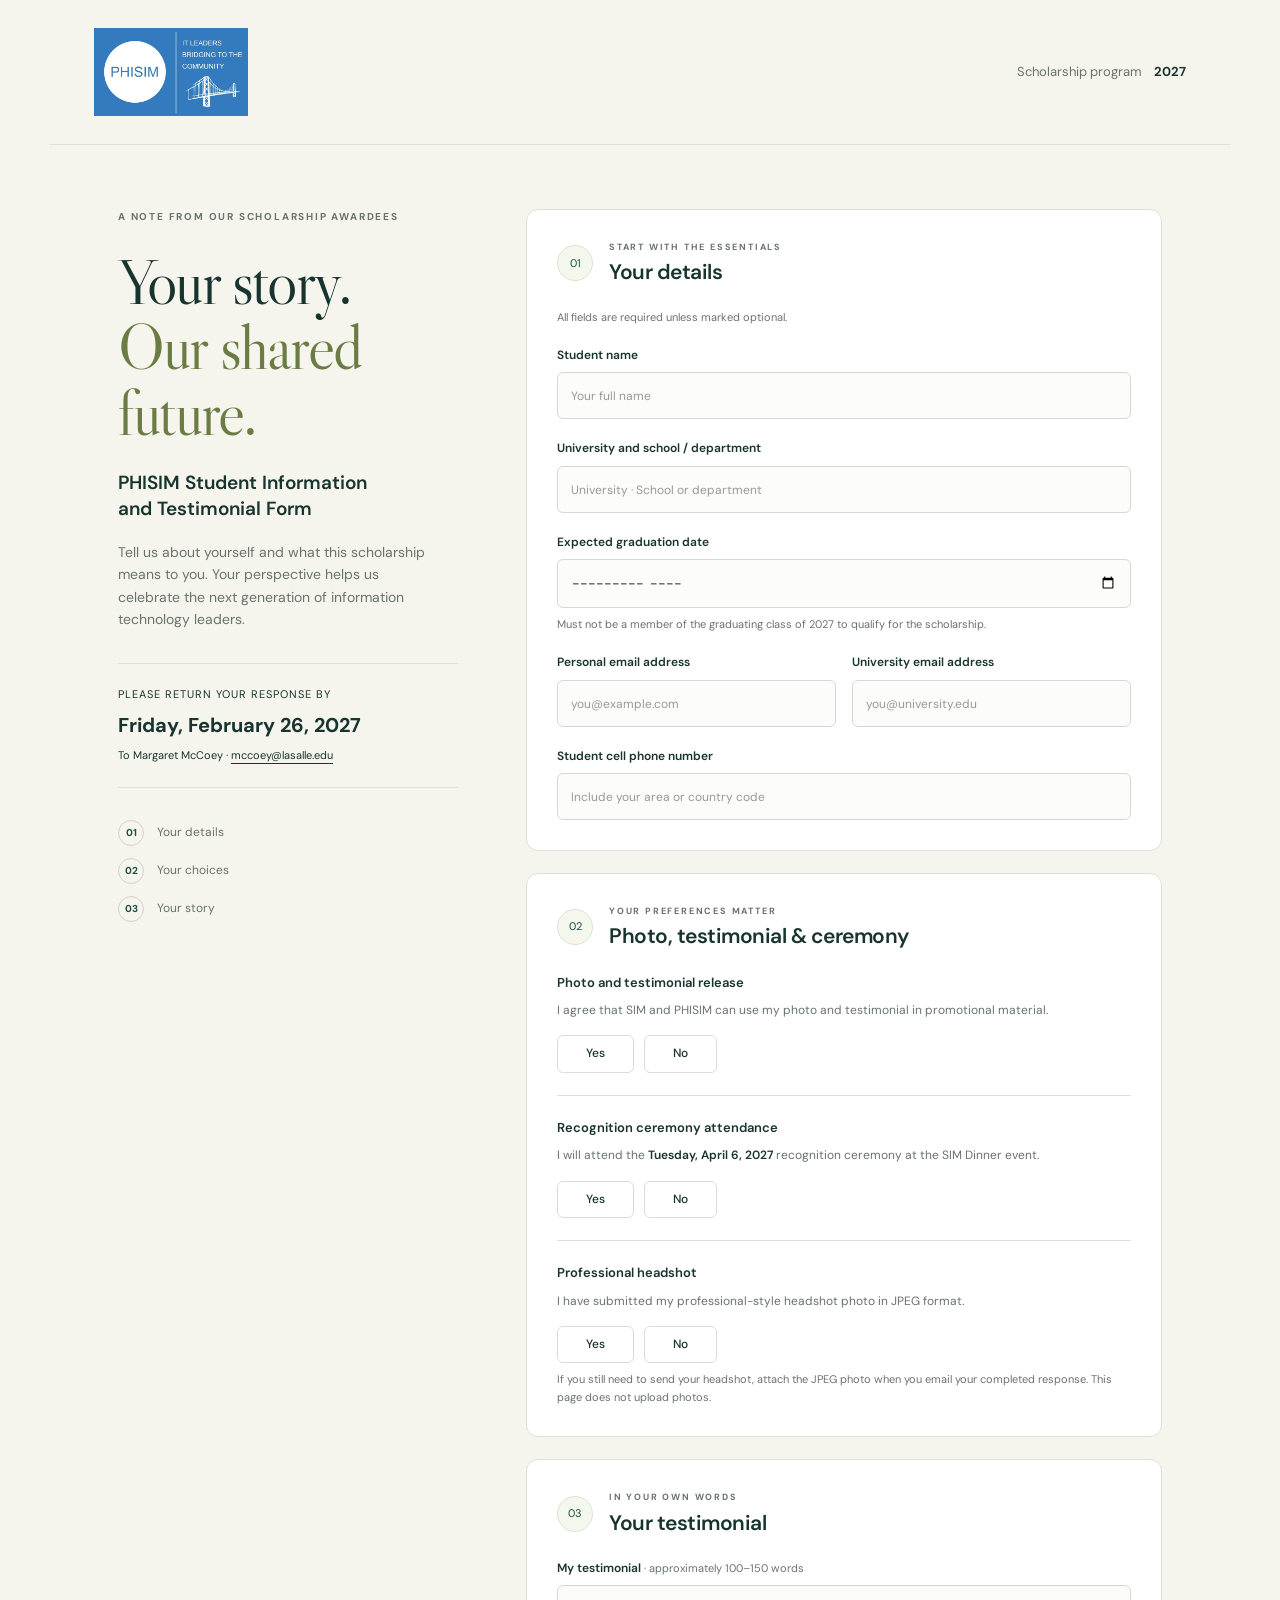
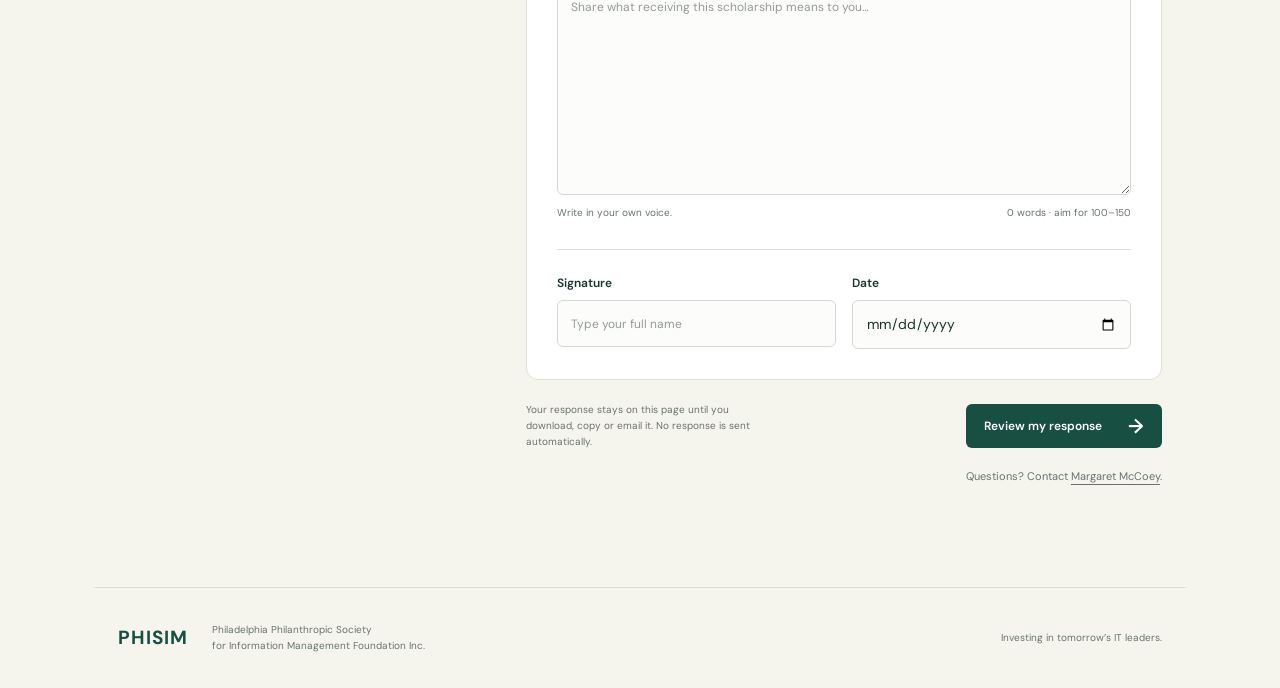
<file: Step 3 Generate letters for Student Nominations/PHISIM Student Information and Testimonial Form.html>
<!doctype html>
<html lang="en">
<head><meta charset="utf-8"><meta name="viewport" content="width=device-width, initial-scale=1"><title>PHISIM Student Information and Testimonial</title><meta name="description" content="PHISIM scholarship awardee information, photo release and student testimonial."><style>@import url('https://fonts.googleapis.com/css2?family=DM+Sans:wght@400;500;600;700&family=Libre+Caslon+Display&display=swap');
:root{--ink:#18342e;--muted:#69736d;--line:#dce0d8;--paper:#f5f5ee;--green:#174f42;--lime:#d6e9a2;--white:#fff;--radius:12px}*{box-sizing:border-box}html{scroll-behavior:smooth}body{margin:0;background:var(--paper);color:var(--ink);font:15px/1.6 'DM Sans',Arial,sans-serif}a{color:inherit;text-underline-offset:4px}.brand{max-width:1180px;margin:auto;display:flex;align-items:center;justify-content:space-between;padding:28px 44px;border-bottom:1px solid var(--line)}.brand img{width:154px;height:88px;object-fit:contain;display:block}.brand span{font-size:13px;color:var(--muted)}.brand strong{color:var(--ink);margin-left:9px}main{max-width:1092px;margin:64px auto 90px;display:grid;grid-template-columns:340px minmax(0,1fr);gap:68px;padding:0 24px}.intro{align-self:start;position:sticky;top:38px}.eyebrow{text-transform:uppercase;font-size:10px;letter-spacing:1.8px;font-weight:700;margin:0 0 12px;color:var(--muted)}h1{font-family:'Libre Caslon Display',Georgia,serif;font-size:64px;line-height:1.02;letter-spacing:-1.8px;font-weight:400;margin:24px 0}h1 em{font-style:normal;color:#6a7c43}.lede{font-size:19px;font-weight:600;line-height:1.4;margin:25px 0 18px}.description{color:var(--muted);font-size:14px;max-width:310px}.deadline{display:flex;flex-direction:column;gap:6px;margin:32px 0;padding:22px 0;border-block:1px solid var(--line)}.tiny{font-size:11px;text-transform:uppercase;letter-spacing:1px}.deadline strong{font-size:20px}.deadline>span:last-child{font-size:11px}.steps{display:flex;flex-direction:column;gap:12px;font-size:12px;color:var(--muted)}.steps b{display:inline-grid;place-items:center;border:1px solid #cdd4c5;border-radius:50%;height:26px;width:26px;font-size:10px;color:var(--green);margin-right:10px}.card{background:white;border:1px solid var(--line);border-radius:var(--radius);padding:30px;margin-bottom:22px}.section-heading{display:flex;gap:16px;align-items:center;margin-bottom:22px}.section-number{color:var(--green);font-size:11px;border:1px solid #dce4d1;background:#f4f7ec;display:grid;place-items:center;width:36px;height:36px;border-radius:50%;flex-shrink:0}.section-heading .eyebrow{font-size:9px;margin-bottom:5px}.section-heading h2{font-size:21px;line-height:1.3;margin:0;font-weight:600;letter-spacing:-.5px}.section-note{font-size:11px;color:var(--muted);margin:0 0 20px}.fields{display:grid;grid-template-columns:1fr 1fr;gap:20px 16px}.wide{grid-column:1/-1}label{display:block;font-size:12px;font-weight:600}input:not([type=radio]),textarea{display:block;width:100%;border:1px solid #d3d9d1;background:#fcfcfa;color:var(--ink);padding:12px 13px;border-radius:6px;font:14px/1.5 'DM Sans',Arial,sans-serif;margin-top:7px;min-width:0;transition:border-color .15s,box-shadow .15s}input::placeholder,textarea::placeholder{color:#949c94;font-size:12px}input:focus,textarea:focus{outline:none;border-color:var(--green);box-shadow:0 0 0 3px #d6e9a250}small{display:block;font-weight:400;color:var(--muted);font-size:11px;line-height:1.6;margin-top:8px}.choice{border:0;padding:0 0 22px;margin:0 0 22px;border-bottom:1px solid var(--line);min-width:0}.choice:last-child{border:0;padding:0;margin:0}.choice legend{font-size:13px;font-weight:600;padding:0}.choice p{font-size:12px;color:var(--muted);margin:8px 0 15px}.choice strong{font-weight:600;color:var(--ink)}.options{display:flex;gap:10px}.options label{cursor:pointer;position:relative}.options input{position:absolute;opacity:0;width:1px;height:1px}.options span{display:block;padding:8px 28px;border:1px solid #d8ded5;border-radius:6px;color:var(--ink);font-size:12px;font-weight:500}.options input:checked+span{background:var(--green);border-color:var(--green);color:white}.options input:focus-visible+span{outline:3px solid var(--lime);outline-offset:2px}.muted{font-weight:400;color:var(--muted);font-size:11px}textarea{resize:vertical;min-height:210px}.word-footer{display:flex;justify-content:space-between;gap:8px;font-size:10px;color:var(--muted);margin-top:10px}.word-footer output.in-range{color:var(--green);font-weight:600}.signature{margin-top:28px;padding-top:24px;border-top:1px solid var(--line)}button{font-family:inherit;cursor:pointer;border:0;font-weight:600;font-size:12px;border-radius:6px;min-height:44px;padding:12px 18px}button:focus-visible,a:focus-visible{outline:3px solid #92b451;outline-offset:3px}.primary{background:var(--green);color:white;display:inline-flex;align-items:center;justify-content:center;gap:26px}.primary:hover{background:#0d3c31}.primary span{font-size:20px;line-height:1}.secondary{background:#eef1e7;color:var(--ink);border:1px solid var(--line)}.form-actions{display:flex;justify-content:space-between;align-items:center;gap:20px}.form-actions p{font-size:10px;color:var(--muted);max-width:225px;margin:0}.form-actions .primary{flex-shrink:0}.helper{font-size:11px;color:var(--muted);text-align:right;margin-top:18px}footer{max-width:1092px;margin:0 auto;border-top:1px solid var(--line);padding:24px;display:flex;align-items:center;gap:24px;color:var(--muted);font-size:10px}footer>span{font-weight:700;color:var(--green);font-size:19px;letter-spacing:1px}footer p:last-child{margin-left:auto}dialog{border:1px solid var(--line);border-radius:16px;width:min(740px,calc(100% - 32px));max-height:90vh;padding:0;background:white;color:var(--ink);box-shadow:0 24px 100px #18342e40}dialog[open]{display:flex;flex-direction:column}dialog::backdrop{background:#162c2677;backdrop-filter:blur(3px)}.review-header{display:flex;justify-content:space-between;align-items:center;padding:24px 28px;border-bottom:1px solid var(--line);flex-shrink:0}.review-header h2{font-size:24px;margin:0}.review-header .eyebrow{margin-bottom:6px}.icon{background:transparent;font-size:28px;color:var(--muted);padding:4px 12px}.review-scroll{overflow:auto;padding:20px 28px;min-height:0}.review-intro,.delivery-note{font-size:12px;color:var(--muted)}dl{margin:22px 0}dt{font-size:10px;text-transform:uppercase;color:var(--muted);letter-spacing:.7px;margin-top:18px}dd{margin:4px 0 0;white-space:pre-wrap;overflow-wrap:anywhere;font-size:14px}.review-actions{display:flex;flex-wrap:wrap;justify-content:flex-end;gap:8px;padding:18px 24px;border-top:1px solid var(--line);flex-shrink:0}.review-actions button{font-size:11px;padding:10px 12px}.delivery-note{background:#f4f7ec;border:1px solid #e5eadb;padding:12px;border-radius:6px}#delivery-status{font-size:12px;color:var(--green)}
@media(max-width:850px){.brand{padding:18px 24px}.brand img{width:122px;height:70px}main{grid-template-columns:1fr;max-width:660px;gap:28px;margin-top:36px}.intro{position:static}.intro h1{font-size:55px}.intro .description{max-width:490px}.intro .deadline{margin:24px 0}.steps{flex-direction:row;flex-wrap:wrap;gap:16px;margin-bottom:8px}.steps span{font-size:11px}.card{padding:24px}footer{margin:0 24px;padding:22px 0}footer p:last-child{display:none}}
@media(max-width:480px){main{padding:0 16px}.brand{padding:15px 18px}.brand span{font-size:10px}.intro h1{font-size:49px}.fields{grid-template-columns:1fr}.wide{grid-column:auto}.card{padding:22px 18px}.section-heading{gap:11px}.section-heading h2{font-size:19px}.section-heading .eyebrow{font-size:8px}.form-actions{flex-direction:column-reverse;align-items:stretch}.form-actions .primary{width:100%}.form-actions p{max-width:none}.helper{text-align:center}.word-footer{flex-direction:column}.review-header{padding:20px}.review-scroll{padding:16px 20px}.review-actions{padding:14px;display:grid;grid-template-columns:1fr 1fr}.review-actions .primary{grid-column:1/-1}.review-header h2{font-size:21px}}
@media print{body{background:#fff;font-size:11px}.brand,.intro,.form-actions,.helper,footer{display:none}main{display:block;margin:0;padding:0;max-width:none}.card{break-inside:avoid;border:0;margin:0 0 10px;padding:8px}.card input,.card textarea{border:0;background:none}.section-heading{margin-bottom:10px}.choice{margin-bottom:10px;padding-bottom:10px}.section-note{display:none}body.review-print main,body.review-print .brand,body.review-print footer{display:none}dialog[open]{position:static;max-height:none;width:100%;margin:0;display:block;border:0;box-shadow:none}dialog::backdrop{display:none}.review-scroll{overflow:visible;padding:0}.review-header{padding:0 0 14px}.review-header .icon,.review-actions,.review-intro,.delivery-note,#delivery-status{display:none}dt{margin-top:12px}dd{font-size:11px}}
</style></head>
<body>
<header class="brand"><a href="#top" aria-label="PHISIM student testimonial"><img src="[data-uri]" alt="PHISIM — IT leaders bridging to the community"></a><span>Scholarship program <strong data-year>2027</strong></span></header>
<main id="top">
<section class="intro"><p class="eyebrow">A note from our scholarship awardees</p><h1>Your story.<br><em>Our shared future.</em></h1><p class="lede">PHISIM Student Information<br>and Testimonial Form</p><p class="description">Tell us about yourself and what this scholarship means to you. Your perspective helps us celebrate the next generation of information technology leaders.</p><div class="deadline"><span class="tiny">Please return your response by</span><strong id="deadline">Friday, February 26, 2027</strong><span>To Margaret McCoey · <a href="mailto:mccoey@lasalle.edu">mccoey@lasalle.edu</a></span></div><div class="steps"><span><b>01</b> Your details</span><span><b>02</b> Your choices</span><span><b>03</b> Your story</span></div></section>
<form id="testimonial-form">
<section class="card" aria-labelledby="details-heading"><div class="section-heading"><span class="section-number">01</span><div><p class="eyebrow">Start with the essentials</p><h2 id="details-heading">Your details</h2></div></div><p class="section-note">All fields are required unless marked optional.</p>
<div class="fields"><label class="wide">Student name<input name="studentName" autocomplete="name" maxlength="160" required placeholder="Your full name"></label><label class="wide">University and school / department<input name="university" autocomplete="organization" maxlength="240" required placeholder="University · School or department"></label><label class="wide">Expected graduation date<input name="graduation" type="month" required aria-describedby="eligibility"><small id="eligibility">Must not be a member of the graduating class of 2027 to qualify for the scholarship.</small></label><label>Personal email address<input name="personalEmail" type="email" autocomplete="email" maxlength="254" required placeholder="you@example.com"></label><label>University email address<input name="universityEmail" type="email" maxlength="254" required placeholder="you@university.edu"></label><label class="wide">Student cell phone number<input name="phone" type="tel" autocomplete="tel" maxlength="60" required placeholder="Include your area or country code"></label></div></section>
<section class="card" aria-labelledby="choices-heading"><div class="section-heading"><span class="section-number">02</span><div><p class="eyebrow">Your preferences matter</p><h2 id="choices-heading">Photo, testimonial &amp; ceremony</h2></div></div>
<fieldset class="choice"><legend>Photo and testimonial release</legend><p>I agree that SIM and PHISIM can use my photo and testimonial in promotional material.</p><div class="options"><label><input type="radio" name="release" value="Yes" required><span>Yes</span></label><label><input type="radio" name="release" value="No"><span>No</span></label></div></fieldset>
<fieldset class="choice"><legend>Recognition ceremony attendance</legend><p>I will attend the <strong id="ceremony">Tuesday, April 6, 2027</strong> recognition ceremony at the SIM Dinner event.</p><div class="options"><label><input type="radio" name="attendance" value="Yes" required><span>Yes</span></label><label><input type="radio" name="attendance" value="No"><span>No</span></label></div></fieldset>
<fieldset class="choice"><legend>Professional headshot</legend><p>I have submitted my professional-style headshot photo in JPEG format.</p><div class="options"><label><input type="radio" name="headshot" value="Yes" required><span>Yes</span></label><label><input type="radio" name="headshot" value="No"><span>No</span></label></div><small>If you still need to send your headshot, attach the JPEG photo when you email your completed response. This page does not upload photos.</small></fieldset>
</section>
<section class="card" aria-labelledby="story-heading"><div class="section-heading"><span class="section-number">03</span><div><p class="eyebrow">In your own words</p><h2 id="story-heading">Your testimonial</h2></div></div><label for="story">My testimonial <span class="muted">· approximately 100–150 words</span></label><textarea id="story" name="testimonial" rows="8" maxlength="12000" required placeholder="Share what receiving this scholarship means to you…" aria-describedby="word-count"></textarea><div class="word-footer"><span>Write in your own voice.</span><output id="word-count" for="story" aria-live="polite">0 words · aim for 100–150</output></div>
<div class="signature fields"><label>Signature<input name="signature" autocomplete="name" maxlength="160" required placeholder="Type your full name"></label><label>Date<input name="signatureDate" type="date" required></label></div>
</section>
<div class="form-actions"><p>Your response stays on this page until you download, copy or email it. No response is sent automatically.</p><button class="primary" type="submit">Review my response <span aria-hidden="true">→</span></button></div><p class="helper">Questions? Contact <a href="mailto:mccoey@lasalle.edu">Margaret McCoey</a>.</p>
</form>
</main>
<footer><span>PHISIM</span><p>Philadelphia Philanthropic Society<br>for Information Management Foundation Inc.</p><p>Investing in tomorrow’s IT leaders.</p></footer>
<dialog id="review-dialog" aria-labelledby="review-heading"><header class="review-header"><div><p class="eyebrow">One last look</p><h2 id="review-heading">Review your response</h2></div><button type="button" id="close-review" class="icon" aria-label="Close review">×</button></header><div class="review-scroll"><p class="review-intro">Review your information, then download your response or open an email draft addressed to Margaret McCoey.</p><dl id="review-details"></dl><p class="delivery-note">To complete your return, send the email from your email app. Attach your JPEG headshot if it has not already been submitted.</p><p id="delivery-status" role="status" aria-live="polite"></p></div><div class="review-actions"><button type="button" id="download" class="secondary">Download response</button><button type="button" id="copy" class="secondary">Copy response</button><button type="button" id="print" class="secondary">Print / save PDF</button><button type="button" id="email" class="primary">Open email draft <span aria-hidden="true">↗</span></button></div></dialog>
<script>'use strict';
// Dates: latest 2027 PHISIM Scholarship Process Dates.docx.
// The source form's graduation-class restriction is retained separately.
const SETTINGS={year:2027,deadline:'Friday, February 26, 2027',ceremony:'Tuesday, April 6, 2027',excludedGraduatingClass:2027,recipient:'mccoey@lasalle.edu'};
document.querySelectorAll('[data-year]').forEach(e=>e.textContent=SETTINGS.year);
document.querySelector('#deadline').textContent=SETTINGS.deadline;
document.querySelector('#ceremony').textContent=SETTINGS.ceremony;
document.querySelector('#eligibility').textContent=`Must not be a member of the graduating class of ${SETTINGS.excludedGraduatingClass} to qualify for the scholarship.`;
document.title=`PHISIM ${SETTINGS.year} Student Information and Testimonial`;
const form=document.querySelector('#testimonial-form'),dialog=document.querySelector('#review-dialog'),story=document.querySelector('#story'),counter=document.querySelector('#word-count'),status=document.querySelector('#delivery-status');
const fields=[['studentName','Student name'],['university','University and school / department'],['graduation','Expected graduation date'],['personalEmail','Personal email address'],['universityEmail','University email address'],['phone','Student cell phone number'],['release','Photo and testimonial promotional release'],['attendance',`Attendance: ${SETTINGS.ceremony}`],['headshot','Professional-style JPEG headshot already submitted'],['testimonial','My testimonial'],['signature','Signature'],['signatureDate','Date']];
function wordCount(value){return value.trim()?value.trim().split(/\s+/u).length:0;}
function updateCount(){const count=wordCount(story.value);counter.textContent=`${count} ${count===1?'word':'words'} · aim for 100–150`;counter.classList.toggle('in-range',count>=100&&count<=150);}
story.addEventListener('input',updateCount);
function values(){return Object.fromEntries(Array.from(new FormData(form),([key,value])=>[key,String(value).trim()]));}
function display(key,value){if(key==='graduation'&&/^\d{4}-\d{2}$/.test(value)){const [y,m]=value.split('-').map(Number);return new Date(y,m-1,1).toLocaleDateString('en-US',{month:'long',year:'numeric'});}return value;}
function responseText(){const data=values();return `PHISIM ${SETTINGS.year} Scholarship Awardee\nStudent Information and Testimonial\n\n`+fields.map(([key,label])=>`${label}:\n${display(key,data[key]||'')}`).join('\n\n')+`\n\nPhoto and testimonial release statement:\nI agree that SIM and PHISIM can use my photo and testimonial in promotional material.\nResponse: ${data.release}\n\nReturn to Margaret McCoey at ${SETTINGS.recipient}.\n` ;}
form.addEventListener('submit',event=>{event.preventDefault();for(const element of form.querySelectorAll('input:not([type=radio]),textarea')){if(element.type!=='month'&&element.type!=='date')element.value=element.value.trim();}if(!form.reportValidity())return;const data=values(),list=document.querySelector('#review-details');list.replaceChildren();for(const [key,label] of fields){const dt=document.createElement('dt'),dd=document.createElement('dd');dt.textContent=label;dd.textContent=display(key,data[key]||'');list.append(dt,dd);}status.textContent='';dialog.showModal();});
document.querySelector('#close-review').addEventListener('click',()=>dialog.close());
document.querySelector('#download').addEventListener('click',()=>{const blob=new Blob([responseText()],{type:'text/plain;charset=utf-8'}),url=URL.createObjectURL(blob),a=document.createElement('a');a.href=url;a.download=`PHISIM-${SETTINGS.year}-Testimonial-${values().studentName.replace(/[^a-z0-9]+/gi,'-').slice(0,70)||'Student'}.txt`;document.body.append(a);a.click();a.remove();setTimeout(()=>URL.revokeObjectURL(url),1000);status.textContent='Your completed response has been downloaded. Attach it to your email, along with your JPEG headshot if needed.';});
document.querySelector('#copy').addEventListener('click',async()=>{try{await navigator.clipboard.writeText(responseText());status.textContent='Your response is copied. Paste it into an email to Margaret McCoey.';}catch{status.textContent='Copy is unavailable in this browser. Download the response or use Print / save PDF instead.';}});
document.querySelector('#print').addEventListener('click',()=>{document.body.classList.add('review-print');window.print();});
window.addEventListener('afterprint',()=>document.body.classList.remove('review-print'));
document.querySelector('#email').addEventListener('click',()=>{const subject=`PHISIM ${SETTINGS.year} Student Testimonial — ${values().studentName}`;const body=responseText();window.location.href=`mailto:${SETTINGS.recipient}?subject=${encodeURIComponent(subject)}&body=${encodeURIComponent(body)}`;status.textContent='An email draft was requested in your email app. Review it, attach your JPEG headshot if needed, and click Send there. This page has not sent your response. If your email app does not open, download or copy the response and email it to '+SETTINGS.recipient+'.';});
updateCount();
</script></body></html>
</file>
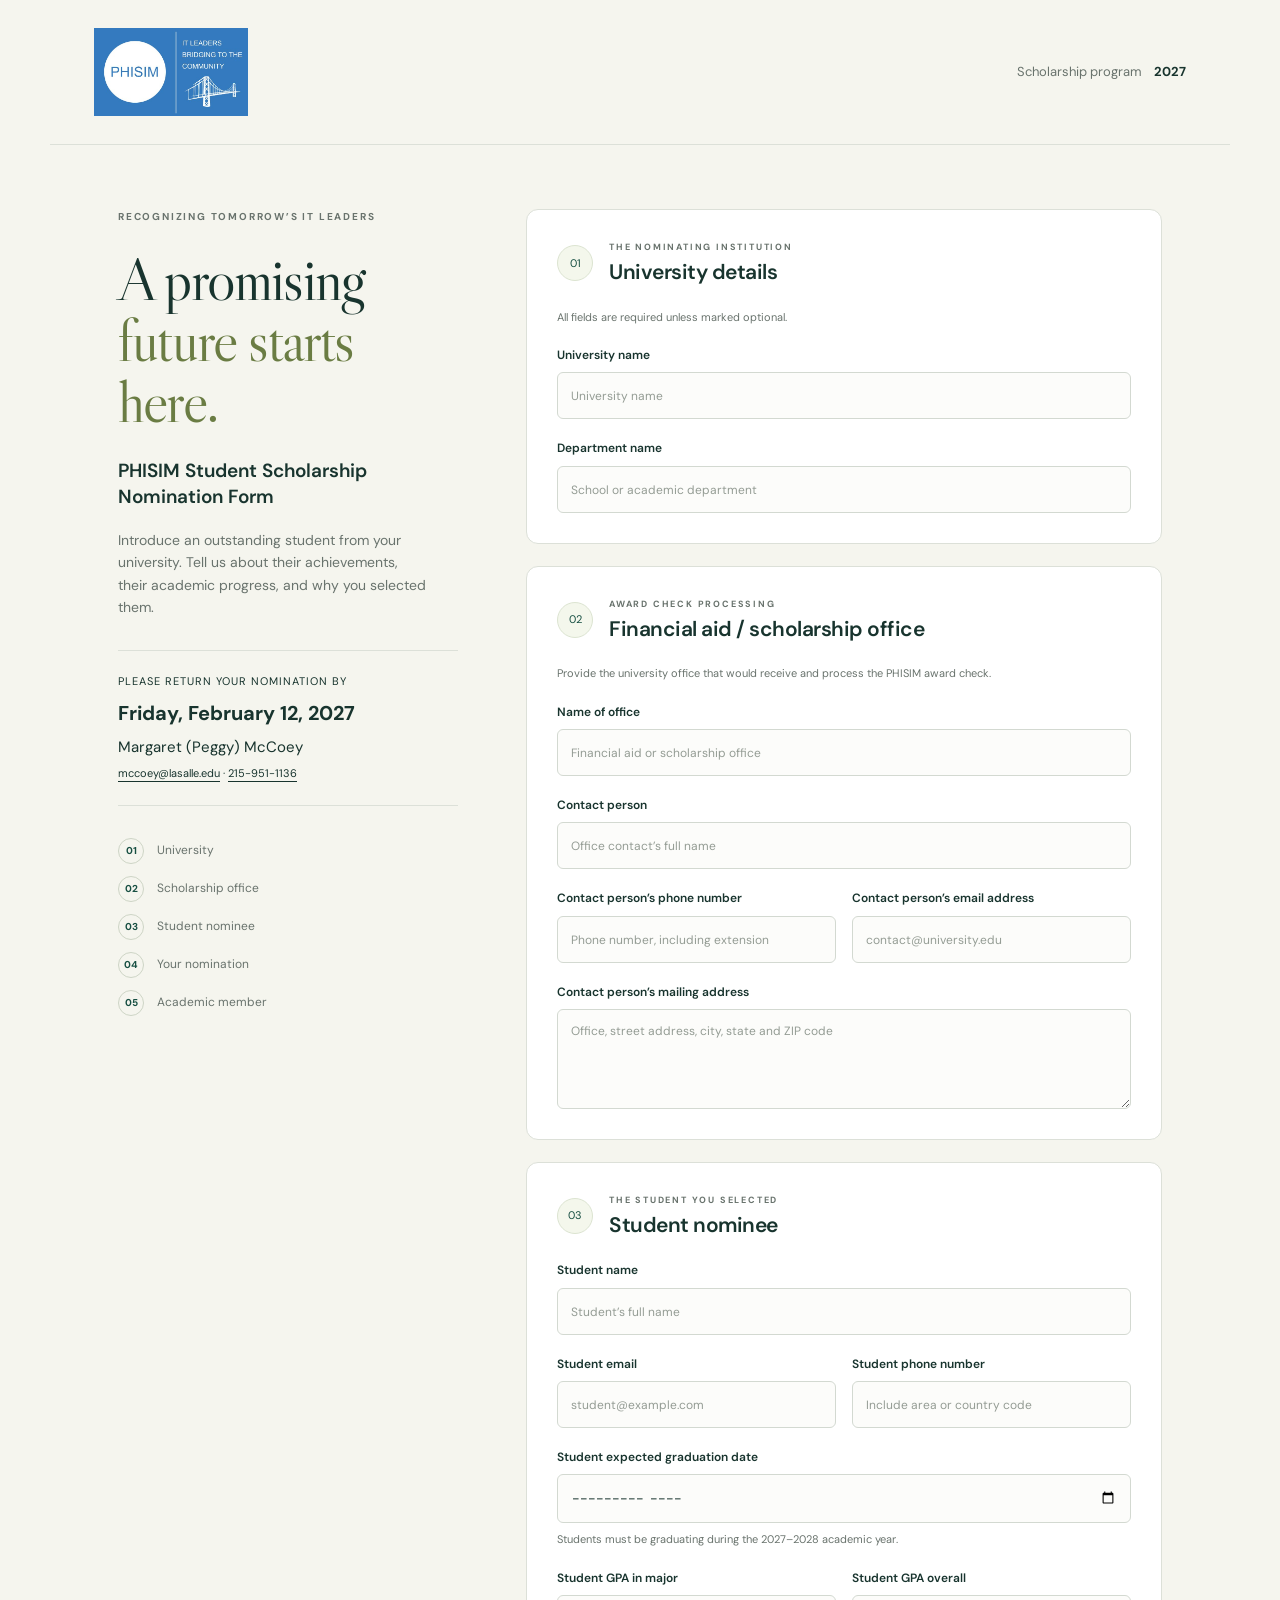
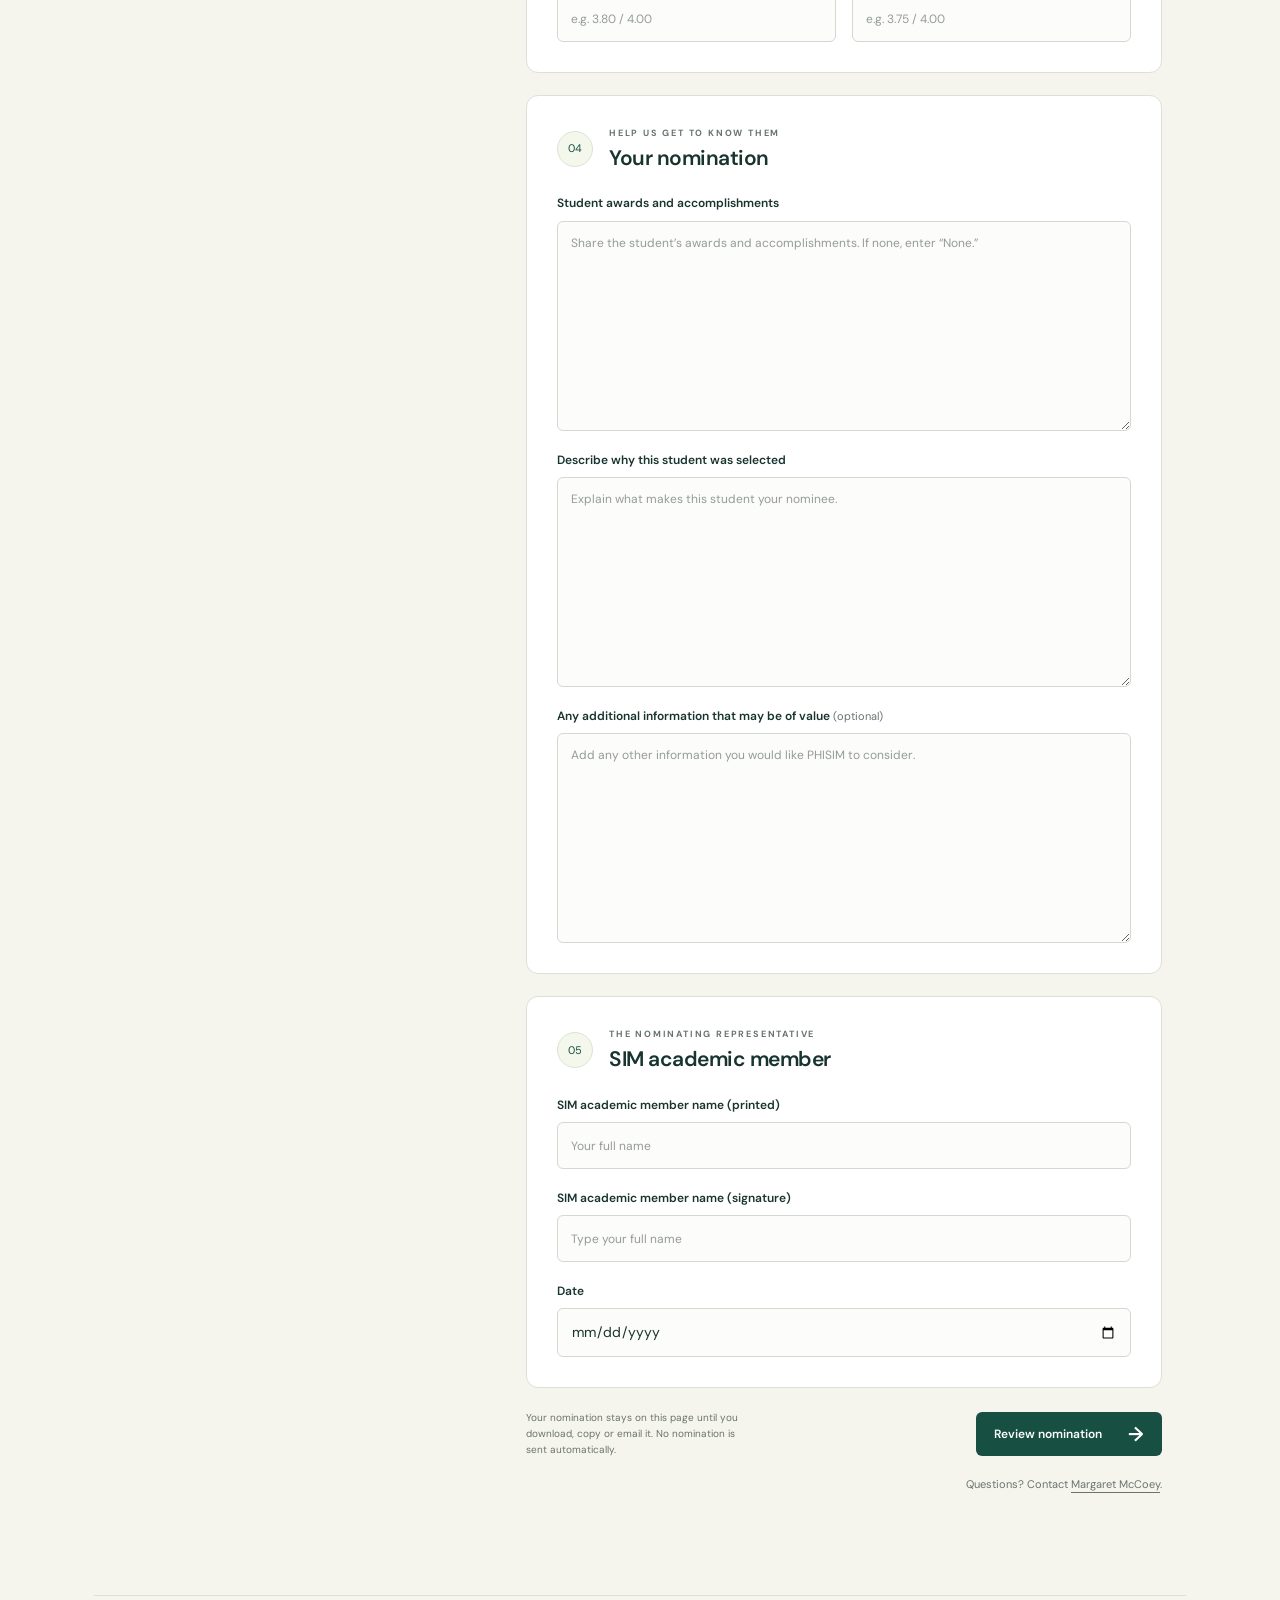
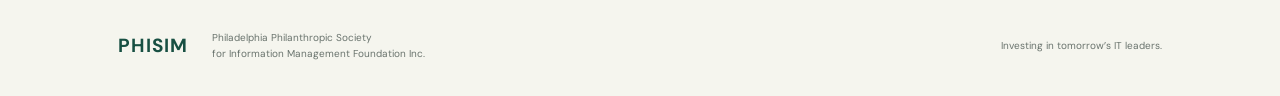
<file: Step 3 Generate letters for Student Nominations/PHISIM Student Scholarship Nomination Form.html>
<!doctype html><html lang="en"><head><meta charset="utf-8"><meta name="viewport" content="width=device-width,initial-scale=1"><title>PHISIM 2027 Student Scholarship Nomination Form</title><meta name="description" content="Nominate a student for a PHISIM scholarship. University, scholarship office, student and academic member information."><style>@import url('https://fonts.googleapis.com/css2?family=DM+Sans:wght@400;500;600;700&family=Libre+Caslon+Display&display=swap');
:root{--ink:#18342e;--muted:#69736d;--line:#dce0d8;--paper:#f5f5ee;--green:#174f42;--lime:#d6e9a2;--white:#fff;--radius:12px}*{box-sizing:border-box}html{scroll-behavior:smooth}body{margin:0;background:var(--paper);color:var(--ink);font:15px/1.6 'DM Sans',Arial,sans-serif}a{color:inherit;text-underline-offset:4px}.brand{max-width:1180px;margin:auto;display:flex;align-items:center;justify-content:space-between;padding:28px 44px;border-bottom:1px solid var(--line)}.brand img{width:154px;height:88px;object-fit:contain;display:block}.brand span{font-size:13px;color:var(--muted)}.brand strong{color:var(--ink);margin-left:9px}main{max-width:1092px;margin:64px auto 90px;display:grid;grid-template-columns:340px minmax(0,1fr);gap:68px;padding:0 24px}.intro{align-self:start;position:sticky;top:38px}.eyebrow{text-transform:uppercase;font-size:10px;letter-spacing:1.8px;font-weight:700;margin:0 0 12px;color:var(--muted)}h1{font-family:'Libre Caslon Display',Georgia,serif;font-size:64px;line-height:1.02;letter-spacing:-1.8px;font-weight:400;margin:24px 0}h1 em{font-style:normal;color:#6a7c43}.lede{font-size:19px;font-weight:600;line-height:1.4;margin:25px 0 18px}.description{color:var(--muted);font-size:14px;max-width:310px}.deadline{display:flex;flex-direction:column;gap:6px;margin:32px 0;padding:22px 0;border-block:1px solid var(--line)}.tiny{font-size:11px;text-transform:uppercase;letter-spacing:1px}.deadline strong{font-size:20px}.deadline>span:last-child{font-size:11px}.steps{display:flex;flex-direction:column;gap:12px;font-size:12px;color:var(--muted)}.steps b{display:inline-grid;place-items:center;border:1px solid #cdd4c5;border-radius:50%;height:26px;width:26px;font-size:10px;color:var(--green);margin-right:10px}.card{background:white;border:1px solid var(--line);border-radius:var(--radius);padding:30px;margin-bottom:22px}.section-heading{display:flex;gap:16px;align-items:center;margin-bottom:22px}.section-number{color:var(--green);font-size:11px;border:1px solid #dce4d1;background:#f4f7ec;display:grid;place-items:center;width:36px;height:36px;border-radius:50%;flex-shrink:0}.section-heading .eyebrow{font-size:9px;margin-bottom:5px}.section-heading h2{font-size:21px;line-height:1.3;margin:0;font-weight:600;letter-spacing:-.5px}.section-note{font-size:11px;color:var(--muted);margin:0 0 20px}.fields{display:grid;grid-template-columns:1fr 1fr;gap:20px 16px}.wide{grid-column:1/-1}label{display:block;font-size:12px;font-weight:600}input:not([type=radio]),textarea{display:block;width:100%;border:1px solid #d3d9d1;background:#fcfcfa;color:var(--ink);padding:12px 13px;border-radius:6px;font:14px/1.5 'DM Sans',Arial,sans-serif;margin-top:7px;min-width:0;transition:border-color .15s,box-shadow .15s}input::placeholder,textarea::placeholder{color:#949c94;font-size:12px}input:focus,textarea:focus{outline:none;border-color:var(--green);box-shadow:0 0 0 3px #d6e9a250}small{display:block;font-weight:400;color:var(--muted);font-size:11px;line-height:1.6;margin-top:8px}.choice{border:0;padding:0 0 22px;margin:0 0 22px;border-bottom:1px solid var(--line);min-width:0}.choice:last-child{border:0;padding:0;margin:0}.choice legend{font-size:13px;font-weight:600;padding:0}.choice p{font-size:12px;color:var(--muted);margin:8px 0 15px}.choice strong{font-weight:600;color:var(--ink)}.options{display:flex;gap:10px}.options label{cursor:pointer;position:relative}.options input{position:absolute;opacity:0;width:1px;height:1px}.options span{display:block;padding:8px 28px;border:1px solid #d8ded5;border-radius:6px;color:var(--ink);font-size:12px;font-weight:500}.options input:checked+span{background:var(--green);border-color:var(--green);color:white}.options input:focus-visible+span{outline:3px solid var(--lime);outline-offset:2px}.muted{font-weight:400;color:var(--muted);font-size:11px}textarea{resize:vertical;min-height:210px}.word-footer{display:flex;justify-content:space-between;gap:8px;font-size:10px;color:var(--muted);margin-top:10px}.word-footer output.in-range{color:var(--green);font-weight:600}.signature{margin-top:28px;padding-top:24px;border-top:1px solid var(--line)}button{font-family:inherit;cursor:pointer;border:0;font-weight:600;font-size:12px;border-radius:6px;min-height:44px;padding:12px 18px}button:focus-visible,a:focus-visible{outline:3px solid #92b451;outline-offset:3px}.primary{background:var(--green);color:white;display:inline-flex;align-items:center;justify-content:center;gap:26px}.primary:hover{background:#0d3c31}.primary span{font-size:20px;line-height:1}.secondary{background:#eef1e7;color:var(--ink);border:1px solid var(--line)}.form-actions{display:flex;justify-content:space-between;align-items:center;gap:20px}.form-actions p{font-size:10px;color:var(--muted);max-width:225px;margin:0}.form-actions .primary{flex-shrink:0}.helper{font-size:11px;color:var(--muted);text-align:right;margin-top:18px}footer{max-width:1092px;margin:0 auto;border-top:1px solid var(--line);padding:24px;display:flex;align-items:center;gap:24px;color:var(--muted);font-size:10px}footer>span{font-weight:700;color:var(--green);font-size:19px;letter-spacing:1px}footer p:last-child{margin-left:auto}dialog{border:1px solid var(--line);border-radius:16px;width:min(740px,calc(100% - 32px));max-height:90vh;padding:0;background:white;color:var(--ink);box-shadow:0 24px 100px #18342e40}dialog[open]{display:flex;flex-direction:column}dialog::backdrop{background:#162c2677;backdrop-filter:blur(3px)}.review-header{display:flex;justify-content:space-between;align-items:center;padding:24px 28px;border-bottom:1px solid var(--line);flex-shrink:0}.review-header h2{font-size:24px;margin:0}.review-header .eyebrow{margin-bottom:6px}.icon{background:transparent;font-size:28px;color:var(--muted);padding:4px 12px}.review-scroll{overflow:auto;padding:20px 28px;min-height:0}.review-intro,.delivery-note{font-size:12px;color:var(--muted)}dl{margin:22px 0}dt{font-size:10px;text-transform:uppercase;color:var(--muted);letter-spacing:.7px;margin-top:18px}dd{margin:4px 0 0;white-space:pre-wrap;overflow-wrap:anywhere;font-size:14px}.review-actions{display:flex;flex-wrap:wrap;justify-content:flex-end;gap:8px;padding:18px 24px;border-top:1px solid var(--line);flex-shrink:0}.review-actions button{font-size:11px;padding:10px 12px}.delivery-note{background:#f4f7ec;border:1px solid #e5eadb;padding:12px;border-radius:6px}#delivery-status{font-size:12px;color:var(--green)}
@media(max-width:850px){.brand{padding:18px 24px}.brand img{width:122px;height:70px}main{grid-template-columns:1fr;max-width:660px;gap:28px;margin-top:36px}.intro{position:static}.intro h1{font-size:55px}.intro .description{max-width:490px}.intro .deadline{margin:24px 0}.steps{flex-direction:row;flex-wrap:wrap;gap:16px;margin-bottom:8px}.steps span{font-size:11px}.card{padding:24px}footer{margin:0 24px;padding:22px 0}footer p:last-child{display:none}}
@media(max-width:480px){main{padding:0 16px}.brand{padding:15px 18px}.brand span{font-size:10px}.intro h1{font-size:49px}.fields{grid-template-columns:1fr}.wide{grid-column:auto}.card{padding:22px 18px}.section-heading{gap:11px}.section-heading h2{font-size:19px}.section-heading .eyebrow{font-size:8px}.form-actions{flex-direction:column-reverse;align-items:stretch}.form-actions .primary{width:100%}.form-actions p{max-width:none}.helper{text-align:center}.word-footer{flex-direction:column}.review-header{padding:20px}.review-scroll{padding:16px 20px}.review-actions{padding:14px;display:grid;grid-template-columns:1fr 1fr}.review-actions .primary{grid-column:1/-1}.review-header h2{font-size:21px}}
@media print{body{background:#fff;font-size:11px}.brand,.intro,.form-actions,.helper,footer{display:none}main{display:block;margin:0;padding:0;max-width:none}.card{break-inside:avoid;border:0;margin:0 0 10px;padding:8px}.card input,.card textarea{border:0;background:none}.section-heading{margin-bottom:10px}.choice{margin-bottom:10px;padding-bottom:10px}.section-note{display:none}body.review-print main,body.review-print .brand,body.review-print footer{display:none}dialog[open]{position:static;max-height:none;width:100%;margin:0;display:block;border:0;box-shadow:none}dialog::backdrop{display:none}.review-scroll{overflow:visible;padding:0}.review-header{padding:0 0 14px}.review-header .icon,.review-actions,.review-intro,.delivery-note,#delivery-status{display:none}dt{margin-top:12px}dd{font-size:11px}}

textarea.short{min-height:100px} .intro h1{font-size:60px} @media(max-width:480px){.intro h1{font-size:49px}}
</style></head><body>
<header class="brand"><a href="#top" aria-label="PHISIM student nomination"><img src="[data-uri]" alt="PHISIM — IT leaders bridging to the community"></a><span>Scholarship program <strong data-year>2027</strong></span></header>
<main id="top"><section class="intro"><p class="eyebrow">Recognizing tomorrow’s IT leaders</p><h1>A promising<br><em>future starts here.</em></h1><p class="lede">PHISIM Student Scholarship<br>Nomination Form</p><p class="description">Introduce an outstanding student from your university. Tell us about their achievements, their academic progress, and why you selected them.</p><div class="deadline"><span class="tiny">Please return your nomination by</span><strong id="deadline">Friday, February 12, 2027</strong><span>Margaret (Peggy) McCoey</span><span><a href="mailto:mccoey@lasalle.edu">mccoey@lasalle.edu</a> · <a href="tel:+12159511136">215-951-1136</a></span></div><div class="steps"><span><b>01</b> University</span><span><b>02</b> Scholarship office</span><span><b>03</b> Student nominee</span><span><b>04</b> Your nomination</span><span><b>05</b> Academic member</span></div></section>
<form id="nomination-form">
<section class="card" aria-labelledby="university-heading"><div class="section-heading"><span class="section-number">01</span><div><p class="eyebrow">The nominating institution</p><h2 id="university-heading">University details</h2></div></div><p class="section-note">All fields are required unless marked optional.</p><div class="fields"><label class="wide">University name<input name="university" autocomplete="organization" maxlength="200" required placeholder="University name"></label><label class="wide">Department name<input name="department" maxlength="200" required placeholder="School or academic department"></label></div></section>
<section class="card" aria-labelledby="office-heading"><div class="section-heading"><span class="section-number">02</span><div><p class="eyebrow">Award check processing</p><h2 id="office-heading">Financial aid / scholarship office</h2></div></div><p class="section-note">Provide the university office that would receive and process the PHISIM award check.</p><div class="fields"><label class="wide">Name of office<input name="office" maxlength="200" required placeholder="Financial aid or scholarship office"></label><label class="wide">Contact person<input name="contactName" maxlength="160" required placeholder="Office contact’s full name"></label><label>Contact person’s phone number<input name="contactPhone" type="tel" maxlength="60" required placeholder="Phone number, including extension"></label><label>Contact person’s email address<input name="contactEmail" type="email" maxlength="254" required placeholder="contact@university.edu"></label><label class="wide">Contact person’s mailing address<textarea name="contactAddress" rows="3" class="short" maxlength="1200" required placeholder="Office, street address, city, state and ZIP code"></textarea></label></div></section>
<section class="card" aria-labelledby="student-heading"><div class="section-heading"><span class="section-number">03</span><div><p class="eyebrow">The student you selected</p><h2 id="student-heading">Student nominee</h2></div></div><div class="fields"><label class="wide">Student name<input name="studentName" maxlength="160" required placeholder="Student’s full name"></label><label>Student email<input name="studentEmail" type="email" maxlength="254" required placeholder="student@example.com"></label><label>Student phone number<input name="studentPhone" type="tel" maxlength="60" required placeholder="Include area or country code"></label><label class="wide">Student expected graduation date<input name="graduation" type="month" required aria-describedby="academic-year"><small id="academic-year">Students must be graduating during the 2027–2028 academic year.</small></label><label>Student GPA in major<input name="majorGpa" inputmode="decimal" maxlength="50" required placeholder="e.g. 3.80 / 4.00"></label><label>Student GPA overall<input name="overallGpa" inputmode="decimal" maxlength="50" required placeholder="e.g. 3.75 / 4.00"></label></div></section>
<section class="card" aria-labelledby="nomination-heading"><div class="section-heading"><span class="section-number">04</span><div><p class="eyebrow">Help us get to know them</p><h2 id="nomination-heading">Your nomination</h2></div></div><div class="fields"><label class="wide">Student awards and accomplishments<textarea name="awards" rows="4" maxlength="12000" required placeholder="Share the student’s awards and accomplishments. If none, enter “None.”"></textarea></label><label class="wide">Describe why this student was selected<textarea name="reason" rows="6" maxlength="16000" required placeholder="Explain what makes this student your nominee."></textarea></label><label class="wide">Any additional information that may be of value <span class="muted">(optional)</span><textarea name="additional" rows="4" maxlength="12000" placeholder="Add any other information you would like PHISIM to consider."></textarea></label></div></section>
<section class="card" aria-labelledby="member-heading"><div class="section-heading"><span class="section-number">05</span><div><p class="eyebrow">The nominating representative</p><h2 id="member-heading">SIM academic member</h2></div></div><div class="fields"><label class="wide">SIM academic member name (printed)<input name="memberName" autocomplete="name" maxlength="160" required placeholder="Your full name"></label><label class="wide">SIM academic member name (signature)<input name="signature" maxlength="160" required placeholder="Type your full name"></label><label class="wide">Date<input name="signatureDate" type="date" required></label></div></section>
<div class="form-actions"><p>Your nomination stays on this page until you download, copy or email it. No nomination is sent automatically.</p><button class="primary" type="submit">Review nomination <span aria-hidden="true">→</span></button></div><p class="helper">Questions? Contact <a href="mailto:mccoey@lasalle.edu">Margaret McCoey</a>.</p></form></main>
<footer><span>PHISIM</span><p>Philadelphia Philanthropic Society<br>for Information Management Foundation Inc.</p><p>Investing in tomorrow’s IT leaders.</p></footer>
<dialog id="review-dialog" aria-labelledby="review-heading"><header class="review-header"><div><p class="eyebrow">One last look</p><h2 id="review-heading">Review your nomination</h2></div><button type="button" id="close-review" class="icon" aria-label="Close review">×</button></header><div class="review-scroll"><p class="review-intro">Check your nomination, then download it or open an email draft addressed to Margaret McCoey.</p><dl id="review-details"></dl><p class="delivery-note">To return your nomination, send the email from your email app. You can download the completed response and attach it if you prefer.</p><p id="delivery-status" role="status" aria-live="polite"></p></div><div class="review-actions"><button type="button" id="download" class="secondary">Download nomination</button><button type="button" id="copy" class="secondary">Copy nomination</button><button type="button" id="print" class="secondary">Print / save PDF</button><button type="button" id="email" class="primary">Open email draft <span aria-hidden="true">↗</span></button></div></dialog>
<script>'use strict';
// Form structure: the supplied 2026 nomination PDF, with all completed answers removed.
// Dates: latest 2027 PHISIM Scholarship Process Dates.docx.
const SETTINGS={year:2027,deadline:'Friday, February 12, 2027',academicYear:'2027–2028',recipient:'mccoey@lasalle.edu'};
document.querySelectorAll('[data-year]').forEach(e=>e.textContent=SETTINGS.year);
document.querySelector('#deadline').textContent=SETTINGS.deadline;
document.querySelector('#academic-year').textContent=`Students must be graduating during the ${SETTINGS.academicYear} academic year.`;
document.title=`PHISIM ${SETTINGS.year} Student Scholarship Nomination Form`;
const form=document.querySelector('#nomination-form'),dialog=document.querySelector('#review-dialog'),status=document.querySelector('#delivery-status');
const fields=[['university','University name'],['department','Department name'],['office','Financial aid / scholarship office'],['contactName','Office contact person'],['contactPhone','Office contact phone'],['contactEmail','Office contact email'],['contactAddress','Office contact mailing address'],['studentName','Student name'],['studentEmail','Student email'],['studentPhone','Student phone'],['graduation','Expected graduation date'],['majorGpa','Student GPA in major'],['overallGpa','Student GPA overall'],['awards','Student awards and accomplishments'],['reason','Why this student was selected'],['additional','Additional information'],['memberName','SIM academic member name (printed)'],['signature','SIM academic member name (signature)'],['signatureDate','Date']];
function values(){return Object.fromEntries(Array.from(new FormData(form),([key,value])=>[key,String(value).trim()]));}
function display(key,value){if(key==='graduation'&&/^\d{4}-\d{2}$/.test(value)){const [year,month]=value.split('-').map(Number);return new Date(year,month-1,1).toLocaleDateString('en-US',{month:'long',year:'numeric'});}return value;}
function responseText(){const data=values();return `PHISIM ${SETTINGS.year} Student Scholarship Nomination\nGraduation academic year: ${SETTINGS.academicYear}\n\n`+fields.map(([key,label])=>`${label}:\n${display(key,data[key]||'Not provided')}`).join('\n\n')+`\n\nReturn to Margaret (Peggy) McCoey at ${SETTINGS.recipient}.\n`;}
form.addEventListener('submit',event=>{event.preventDefault();for(const element of form.querySelectorAll('input,textarea')){if(!['month','date'].includes(element.type))element.value=element.value.trim();}if(!form.reportValidity())return;const data=values(),list=document.querySelector('#review-details');list.replaceChildren();for(const [key,label] of fields){const dt=document.createElement('dt'),dd=document.createElement('dd');dt.textContent=label;dd.textContent=display(key,data[key]||'Not provided');list.append(dt,dd);}status.textContent='';dialog.showModal();});
document.querySelector('#close-review').addEventListener('click',()=>dialog.close());
document.querySelector('#download').addEventListener('click',()=>{const url=URL.createObjectURL(new Blob([responseText()],{type:'text/plain;charset=utf-8'})),a=document.createElement('a');a.href=url;a.download=`PHISIM-${SETTINGS.year}-Student-Nomination-${values().studentName.replace(/[^a-z0-9]+/gi,'-').slice(0,70)||'Student'}.txt`;document.body.append(a);a.click();a.remove();setTimeout(()=>URL.revokeObjectURL(url),1000);status.textContent='Your nomination has been downloaded. Attach it to an email addressed to '+SETTINGS.recipient+'.';});
document.querySelector('#copy').addEventListener('click',async()=>{try{await navigator.clipboard.writeText(responseText());status.textContent='Your nomination is copied. Paste it into your email to Margaret McCoey.';}catch{status.textContent='Copy is unavailable in this browser. Download the nomination or use Print / save PDF instead.';}});
document.querySelector('#print').addEventListener('click',()=>{document.body.classList.add('review-print');window.print();});window.addEventListener('afterprint',()=>document.body.classList.remove('review-print'));
document.querySelector('#email').addEventListener('click',()=>{const subject=`PHISIM ${SETTINGS.year} Scholarship Nomination — ${values().studentName}`;window.location.href=`mailto:${SETTINGS.recipient}?subject=${encodeURIComponent(subject)}&body=${encodeURIComponent(responseText())}`;status.textContent='An email draft was requested in your email app. Review it and click Send there. This page has not sent your nomination. If the draft does not open or all text is not included, download the complete nomination and attach it to an email to '+SETTINGS.recipient+'.';});
</script></body></html>
</file>
<file: Step 2 Validate Schools/University Qualification Web Form/style.css>
@import url('https://fonts.googleapis.com/css2?family=DM+Sans:wght@400;500;600;700&family=Libre+Baskerville:wght@400;700&display=swap');
:root{--ink:#183b37;--muted:#62736f;--green:#19594c;--line:#dce3dd;--paper:#fafbf7;--accent:#dbe8a7}*{box-sizing:border-box}body{margin:0;background:var(--paper);color:var(--ink);font:15px/1.6 'DM Sans',Arial,sans-serif}header{max-width:1200px;margin:auto;padding:27px 40px;display:flex;justify-content:space-between;align-items:center;border-bottom:1px solid var(--line)}a{color:var(--green)}.brand{text-decoration:none;display:flex;align-items:center;gap:12px;font-size:24px;line-height:1.1;font-weight:700;letter-spacing:.02em}.mark{display:grid;place-items:center;background:var(--green);color:var(--accent);font:32px Georgia,serif;width:47px;height:47px;border-radius:50% 50% 6px 50%}.brand-sub{display:block;font-size:8px;letter-spacing:.17em;margin-top:6px}.header-note{font-size:12px;color:var(--muted)}main{max-width:1120px;margin:auto;padding:0 20px}.intro{padding:60px 0 48px;max-width:740px}.eyebrow{font-size:10px;letter-spacing:.17em;font-weight:700;color:var(--green);margin:0 0 13px}h1{font:44px/1.17 'Libre Baskerville',Georgia,serif;letter-spacing:-1.5px;margin:0 0 20px}h2{font:25px/1.3 'Libre Baskerville',Georgia,serif;margin:0}h3{font-size:14px;margin:27px 0 12px}.lead{font-size:17px;max-width:540px;color:var(--muted);margin:0}.layout{display:grid;grid-template-columns:280px 1fr;gap:70px;align-items:start}aside{padding-top:8px}.aside-title{display:flex;gap:12px;align-items:center}.aside-title h2{font-size:19px}.small-line{width:22px;height:3px;background:#9cae60}aside p{color:var(--muted);font-size:13px}.criteria{list-style:none;padding:0}.criteria li{position:relative;padding:0 0 17px 25px;font-size:13px;color:#405b54}.criteria li:before{content:'✓';position:absolute;left:0;color:#64823b;font-weight:bold}.aside-note{border-top:1px solid var(--line);padding-top:20px}.help{padding-top:3px}.help h3{margin-bottom:0}.help p{margin:4px 0}.help a{font-size:13px;text-underline-offset:4px}.application{background:#fff;border:1px solid var(--line);border-radius:10px;padding:35px 38px;box-shadow:0 6px 24px #173b3705}.form-top{display:flex;align-items:center;justify-content:space-between;gap:15px}.form-top .eyebrow{font-size:9px;margin-bottom:8px}.time{font-size:10px;background:#f2f5eb;padding:5px 10px;border-radius:20px;white-space:nowrap;color:#627046}.required-note{font-size:11px;color:var(--muted);margin:22px 0 25px}b{color:#8b572a;font-weight:500}fieldset{border:0;margin:0 0 31px;padding:0 0 25px;border-bottom:1px solid var(--line);min-width:0}legend{font-size:16px;font-weight:600;margin-bottom:23px;padding:0;width:100%}legend span{font-size:10px;color:#70864a;background:#edf2e3;border-radius:50%;display:inline-grid;place-items:center;width:25px;height:25px;margin-right:9px}.field{margin-bottom:19px;min-width:0}label{font-size:12px;font-weight:600;display:block;margin-bottom:7px}input,textarea,select{display:block;width:100%;padding:12px 13px;background:#fff;border:1px solid #cfd9d2;border-radius:5px;font:13px 'DM Sans',Arial,sans-serif;color:var(--ink);min-height:44px}input::placeholder,textarea::placeholder{color:#89958e}textarea{resize:vertical;line-height:1.5}input:focus,textarea:focus,select:focus{outline:2px solid #87ab78;outline-offset:2px}.hint{font-size:11px;color:var(--muted);margin:7px 0 0}.optional{font-weight:400;color:#7f8d84;margin-left:6px;font-size:10px}.two,.three{display:grid;gap:16px;grid-template-columns:repeat(2,minmax(0,1fr))}.three{grid-template-columns:repeat(3,minmax(0,1fr))}.year-label{display:block;font-weight:400;color:var(--muted);font-size:11px;margin-top:4px}.year-field{max-width:290px}.section-copy{font-size:12px;color:var(--muted);margin:0 0 20px}.eligibility{font-size:12px;color:#8a561e;margin:0}.finish>p{font-size:12px;color:var(--muted);margin:0 0 20px}.primary,.secondary{display:inline-flex;gap:18px;align-items:center;justify-content:center;border:0;border-radius:5px;padding:13px 20px;font:600 13px 'DM Sans',Arial,sans-serif;cursor:pointer}.primary{background:var(--green);color:white}.primary:hover{background:#103f36}.secondary{background:#eef3e8;color:var(--ink)}button:focus-visible,a:focus-visible{outline:3px solid #92a655;outline-offset:3px}.finish .primary{width:100%;justify-content:space-between}.secondary-actions{display:flex;justify-content:space-between;margin-top:17px;gap:15px}.secondary-actions button{border:0;background:none;color:var(--green);font:11px 'DM Sans',Arial,sans-serif;text-decoration:underline;text-underline-offset:3px;cursor:pointer}footer{margin:60px 0 28px;border-top:1px solid var(--line);padding-top:22px;color:var(--muted);max-width:100%}footer span{font-size:9px;letter-spacing:.08em}footer p{font-size:11px;max-width:800px}dialog{border:0;border-radius:12px;padding:30px;max-width:740px;width:calc(100% - 32px);max-height:90vh;color:var(--ink)}dialog::backdrop{background:#112c2599}.dialog-header{display:flex;justify-content:space-between;gap:20px;align-items:start;margin-bottom:24px}.close{border:0;background:none;font-size:27px;cursor:pointer;color:var(--muted)}dl{display:grid;grid-template-columns:1fr 1.6fr;gap:10px 24px;font-size:13px}dt{color:var(--muted)}dd{margin:0;overflow-wrap:anywhere;white-space:pre-wrap}.dialog-actions{display:flex;gap:12px;margin-top:24px;flex-wrap:wrap}.review-status{padding:12px 0;border-top:1px solid var(--line);font-size:13px}@media(max-width:850px){.layout{gap:28px;grid-template-columns:220px 1fr}.application{padding:26px 23px}.three{grid-template-columns:1fr}.two{grid-template-columns:1fr}.form-top{display:block}.time{display:inline-block;margin-top:12px}}@media(max-width:640px){header{padding:20px}.header-note{display:none}.intro{padding:37px 0 30px}h1{font-size:34px}.layout{display:flex;flex-direction:column;gap:25px}aside{width:100%}.criteria{columns:2;column-gap:20px}.criteria li{break-inside:avoid}.aside-note,.help{display:none}.application{width:100%;padding:24px 20px}.two{grid-template-columns:1fr}.three{grid-template-columns:repeat(3,minmax(0,1fr));gap:8px}.three label{font-size:10px}.three input{padding:11px 8px}.year-label{font-size:9px}.time{display:none}dl{grid-template-columns:1fr;gap:3px}dd{margin-bottom:12px}.secondary-actions{flex-wrap:wrap}footer{margin-top:35px}}@media print{header,main{display:none}body{background:white}dialog{display:block;position:static;max-width:none;max-height:none;width:100%;padding:0;border:0}dialog::backdrop,.dialog-actions,.close,#download-status{display:none}dl{font-size:11px}.dialog-header{margin-top:0}}

/* PHISIM logo extracted unchanged from the scholarship process dates document. */
.phisim-logo{display:block;width:210px;max-width:100%;height:auto}.review-logo{display:block;width:150px;height:auto;margin:0 0 18px}@media(max-width:640px){.phisim-logo{width:170px}}@media print{.review-logo{width:150px}}

.qualification-deadline{font-size:13px;line-height:1.6;margin:22px 0 0;color:var(--ink)}.qualification-deadline+.required-note{margin-top:10px}
</file>
<file: Step 3 Generate letters for Student Nominations/Student Scholarship Nomination Web Form/style.css>
@import url('https://fonts.googleapis.com/css2?family=DM+Sans:wght@400;500;600;700&family=Libre+Caslon+Display&display=swap');
:root{--ink:#18342e;--muted:#69736d;--line:#dce0d8;--paper:#f5f5ee;--green:#174f42;--lime:#d6e9a2;--white:#fff;--radius:12px}*{box-sizing:border-box}html{scroll-behavior:smooth}body{margin:0;background:var(--paper);color:var(--ink);font:15px/1.6 'DM Sans',Arial,sans-serif}a{color:inherit;text-underline-offset:4px}.brand{max-width:1180px;margin:auto;display:flex;align-items:center;justify-content:space-between;padding:28px 44px;border-bottom:1px solid var(--line)}.brand img{width:154px;height:88px;object-fit:contain;display:block}.brand span{font-size:13px;color:var(--muted)}.brand strong{color:var(--ink);margin-left:9px}main{max-width:1092px;margin:64px auto 90px;display:grid;grid-template-columns:340px minmax(0,1fr);gap:68px;padding:0 24px}.intro{align-self:start;position:sticky;top:38px}.eyebrow{text-transform:uppercase;font-size:10px;letter-spacing:1.8px;font-weight:700;margin:0 0 12px;color:var(--muted)}h1{font-family:'Libre Caslon Display',Georgia,serif;font-size:64px;line-height:1.02;letter-spacing:-1.8px;font-weight:400;margin:24px 0}h1 em{font-style:normal;color:#6a7c43}.lede{font-size:19px;font-weight:600;line-height:1.4;margin:25px 0 18px}.description{color:var(--muted);font-size:14px;max-width:310px}.deadline{display:flex;flex-direction:column;gap:6px;margin:32px 0;padding:22px 0;border-block:1px solid var(--line)}.tiny{font-size:11px;text-transform:uppercase;letter-spacing:1px}.deadline strong{font-size:20px}.deadline>span:last-child{font-size:11px}.steps{display:flex;flex-direction:column;gap:12px;font-size:12px;color:var(--muted)}.steps b{display:inline-grid;place-items:center;border:1px solid #cdd4c5;border-radius:50%;height:26px;width:26px;font-size:10px;color:var(--green);margin-right:10px}.card{background:white;border:1px solid var(--line);border-radius:var(--radius);padding:30px;margin-bottom:22px}.section-heading{display:flex;gap:16px;align-items:center;margin-bottom:22px}.section-number{color:var(--green);font-size:11px;border:1px solid #dce4d1;background:#f4f7ec;display:grid;place-items:center;width:36px;height:36px;border-radius:50%;flex-shrink:0}.section-heading .eyebrow{font-size:9px;margin-bottom:5px}.section-heading h2{font-size:21px;line-height:1.3;margin:0;font-weight:600;letter-spacing:-.5px}.section-note{font-size:11px;color:var(--muted);margin:0 0 20px}.fields{display:grid;grid-template-columns:1fr 1fr;gap:20px 16px}.wide{grid-column:1/-1}label{display:block;font-size:12px;font-weight:600}input:not([type=radio]),textarea{display:block;width:100%;border:1px solid #d3d9d1;background:#fcfcfa;color:var(--ink);padding:12px 13px;border-radius:6px;font:14px/1.5 'DM Sans',Arial,sans-serif;margin-top:7px;min-width:0;transition:border-color .15s,box-shadow .15s}input::placeholder,textarea::placeholder{color:#949c94;font-size:12px}input:focus,textarea:focus{outline:none;border-color:var(--green);box-shadow:0 0 0 3px #d6e9a250}small{display:block;font-weight:400;color:var(--muted);font-size:11px;line-height:1.6;margin-top:8px}.choice{border:0;padding:0 0 22px;margin:0 0 22px;border-bottom:1px solid var(--line);min-width:0}.choice:last-child{border:0;padding:0;margin:0}.choice legend{font-size:13px;font-weight:600;padding:0}.choice p{font-size:12px;color:var(--muted);margin:8px 0 15px}.choice strong{font-weight:600;color:var(--ink)}.options{display:flex;gap:10px}.options label{cursor:pointer;position:relative}.options input{position:absolute;opacity:0;width:1px;height:1px}.options span{display:block;padding:8px 28px;border:1px solid #d8ded5;border-radius:6px;color:var(--ink);font-size:12px;font-weight:500}.options input:checked+span{background:var(--green);border-color:var(--green);color:white}.options input:focus-visible+span{outline:3px solid var(--lime);outline-offset:2px}.muted{font-weight:400;color:var(--muted);font-size:11px}textarea{resize:vertical;min-height:210px}.word-footer{display:flex;justify-content:space-between;gap:8px;font-size:10px;color:var(--muted);margin-top:10px}.word-footer output.in-range{color:var(--green);font-weight:600}.signature{margin-top:28px;padding-top:24px;border-top:1px solid var(--line)}button{font-family:inherit;cursor:pointer;border:0;font-weight:600;font-size:12px;border-radius:6px;min-height:44px;padding:12px 18px}button:focus-visible,a:focus-visible{outline:3px solid #92b451;outline-offset:3px}.primary{background:var(--green);color:white;display:inline-flex;align-items:center;justify-content:center;gap:26px}.primary:hover{background:#0d3c31}.primary span{font-size:20px;line-height:1}.secondary{background:#eef1e7;color:var(--ink);border:1px solid var(--line)}.form-actions{display:flex;justify-content:space-between;align-items:center;gap:20px}.form-actions p{font-size:10px;color:var(--muted);max-width:225px;margin:0}.form-actions .primary{flex-shrink:0}.helper{font-size:11px;color:var(--muted);text-align:right;margin-top:18px}footer{max-width:1092px;margin:0 auto;border-top:1px solid var(--line);padding:24px;display:flex;align-items:center;gap:24px;color:var(--muted);font-size:10px}footer>span{font-weight:700;color:var(--green);font-size:19px;letter-spacing:1px}footer p:last-child{margin-left:auto}dialog{border:1px solid var(--line);border-radius:16px;width:min(740px,calc(100% - 32px));max-height:90vh;padding:0;background:white;color:var(--ink);box-shadow:0 24px 100px #18342e40}dialog[open]{display:flex;flex-direction:column}dialog::backdrop{background:#162c2677;backdrop-filter:blur(3px)}.review-header{display:flex;justify-content:space-between;align-items:center;padding:24px 28px;border-bottom:1px solid var(--line);flex-shrink:0}.review-header h2{font-size:24px;margin:0}.review-header .eyebrow{margin-bottom:6px}.icon{background:transparent;font-size:28px;color:var(--muted);padding:4px 12px}.review-scroll{overflow:auto;padding:20px 28px;min-height:0}.review-intro,.delivery-note{font-size:12px;color:var(--muted)}dl{margin:22px 0}dt{font-size:10px;text-transform:uppercase;color:var(--muted);letter-spacing:.7px;margin-top:18px}dd{margin:4px 0 0;white-space:pre-wrap;overflow-wrap:anywhere;font-size:14px}.review-actions{display:flex;flex-wrap:wrap;justify-content:flex-end;gap:8px;padding:18px 24px;border-top:1px solid var(--line);flex-shrink:0}.review-actions button{font-size:11px;padding:10px 12px}.delivery-note{background:#f4f7ec;border:1px solid #e5eadb;padding:12px;border-radius:6px}#delivery-status{font-size:12px;color:var(--green)}
@media(max-width:850px){.brand{padding:18px 24px}.brand img{width:122px;height:70px}main{grid-template-columns:1fr;max-width:660px;gap:28px;margin-top:36px}.intro{position:static}.intro h1{font-size:55px}.intro .description{max-width:490px}.intro .deadline{margin:24px 0}.steps{flex-direction:row;flex-wrap:wrap;gap:16px;margin-bottom:8px}.steps span{font-size:11px}.card{padding:24px}footer{margin:0 24px;padding:22px 0}footer p:last-child{display:none}}
@media(max-width:480px){main{padding:0 16px}.brand{padding:15px 18px}.brand span{font-size:10px}.intro h1{font-size:49px}.fields{grid-template-columns:1fr}.wide{grid-column:auto}.card{padding:22px 18px}.section-heading{gap:11px}.section-heading h2{font-size:19px}.section-heading .eyebrow{font-size:8px}.form-actions{flex-direction:column-reverse;align-items:stretch}.form-actions .primary{width:100%}.form-actions p{max-width:none}.helper{text-align:center}.word-footer{flex-direction:column}.review-header{padding:20px}.review-scroll{padding:16px 20px}.review-actions{padding:14px;display:grid;grid-template-columns:1fr 1fr}.review-actions .primary{grid-column:1/-1}.review-header h2{font-size:21px}}
@media print{body{background:#fff;font-size:11px}.brand,.intro,.form-actions,.helper,footer{display:none}main{display:block;margin:0;padding:0;max-width:none}.card{break-inside:avoid;border:0;margin:0 0 10px;padding:8px}.card input,.card textarea{border:0;background:none}.section-heading{margin-bottom:10px}.choice{margin-bottom:10px;padding-bottom:10px}.section-note{display:none}body.review-print main,body.review-print .brand,body.review-print footer{display:none}dialog[open]{position:static;max-height:none;width:100%;margin:0;display:block;border:0;box-shadow:none}dialog::backdrop{display:none}.review-scroll{overflow:visible;padding:0}.review-header{padding:0 0 14px}.review-header .icon,.review-actions,.review-intro,.delivery-note,#delivery-status{display:none}dt{margin-top:12px}dd{font-size:11px}}

textarea.short{min-height:100px} .intro h1{font-size:60px} @media(max-width:480px){.intro h1{font-size:49px}}
</file>
<file: Step 3 Generate letters for Student Nominations/Student Testimonial Web Form/style.css>
@import url('https://fonts.googleapis.com/css2?family=DM+Sans:wght@400;500;600;700&family=Libre+Caslon+Display&display=swap');
:root{--ink:#18342e;--muted:#69736d;--line:#dce0d8;--paper:#f5f5ee;--green:#174f42;--lime:#d6e9a2;--white:#fff;--radius:12px}*{box-sizing:border-box}html{scroll-behavior:smooth}body{margin:0;background:var(--paper);color:var(--ink);font:15px/1.6 'DM Sans',Arial,sans-serif}a{color:inherit;text-underline-offset:4px}.brand{max-width:1180px;margin:auto;display:flex;align-items:center;justify-content:space-between;padding:28px 44px;border-bottom:1px solid var(--line)}.brand img{width:154px;height:88px;object-fit:contain;display:block}.brand span{font-size:13px;color:var(--muted)}.brand strong{color:var(--ink);margin-left:9px}main{max-width:1092px;margin:64px auto 90px;display:grid;grid-template-columns:340px minmax(0,1fr);gap:68px;padding:0 24px}.intro{align-self:start;position:sticky;top:38px}.eyebrow{text-transform:uppercase;font-size:10px;letter-spacing:1.8px;font-weight:700;margin:0 0 12px;color:var(--muted)}h1{font-family:'Libre Caslon Display',Georgia,serif;font-size:64px;line-height:1.02;letter-spacing:-1.8px;font-weight:400;margin:24px 0}h1 em{font-style:normal;color:#6a7c43}.lede{font-size:19px;font-weight:600;line-height:1.4;margin:25px 0 18px}.description{color:var(--muted);font-size:14px;max-width:310px}.deadline{display:flex;flex-direction:column;gap:6px;margin:32px 0;padding:22px 0;border-block:1px solid var(--line)}.tiny{font-size:11px;text-transform:uppercase;letter-spacing:1px}.deadline strong{font-size:20px}.deadline>span:last-child{font-size:11px}.steps{display:flex;flex-direction:column;gap:12px;font-size:12px;color:var(--muted)}.steps b{display:inline-grid;place-items:center;border:1px solid #cdd4c5;border-radius:50%;height:26px;width:26px;font-size:10px;color:var(--green);margin-right:10px}.card{background:white;border:1px solid var(--line);border-radius:var(--radius);padding:30px;margin-bottom:22px}.section-heading{display:flex;gap:16px;align-items:center;margin-bottom:22px}.section-number{color:var(--green);font-size:11px;border:1px solid #dce4d1;background:#f4f7ec;display:grid;place-items:center;width:36px;height:36px;border-radius:50%;flex-shrink:0}.section-heading .eyebrow{font-size:9px;margin-bottom:5px}.section-heading h2{font-size:21px;line-height:1.3;margin:0;font-weight:600;letter-spacing:-.5px}.section-note{font-size:11px;color:var(--muted);margin:0 0 20px}.fields{display:grid;grid-template-columns:1fr 1fr;gap:20px 16px}.wide{grid-column:1/-1}label{display:block;font-size:12px;font-weight:600}input:not([type=radio]),textarea{display:block;width:100%;border:1px solid #d3d9d1;background:#fcfcfa;color:var(--ink);padding:12px 13px;border-radius:6px;font:14px/1.5 'DM Sans',Arial,sans-serif;margin-top:7px;min-width:0;transition:border-color .15s,box-shadow .15s}input::placeholder,textarea::placeholder{color:#949c94;font-size:12px}input:focus,textarea:focus{outline:none;border-color:var(--green);box-shadow:0 0 0 3px #d6e9a250}small{display:block;font-weight:400;color:var(--muted);font-size:11px;line-height:1.6;margin-top:8px}.choice{border:0;padding:0 0 22px;margin:0 0 22px;border-bottom:1px solid var(--line);min-width:0}.choice:last-child{border:0;padding:0;margin:0}.choice legend{font-size:13px;font-weight:600;padding:0}.choice p{font-size:12px;color:var(--muted);margin:8px 0 15px}.choice strong{font-weight:600;color:var(--ink)}.options{display:flex;gap:10px}.options label{cursor:pointer;position:relative}.options input{position:absolute;opacity:0;width:1px;height:1px}.options span{display:block;padding:8px 28px;border:1px solid #d8ded5;border-radius:6px;color:var(--ink);font-size:12px;font-weight:500}.options input:checked+span{background:var(--green);border-color:var(--green);color:white}.options input:focus-visible+span{outline:3px solid var(--lime);outline-offset:2px}.muted{font-weight:400;color:var(--muted);font-size:11px}textarea{resize:vertical;min-height:210px}.word-footer{display:flex;justify-content:space-between;gap:8px;font-size:10px;color:var(--muted);margin-top:10px}.word-footer output.in-range{color:var(--green);font-weight:600}.signature{margin-top:28px;padding-top:24px;border-top:1px solid var(--line)}button{font-family:inherit;cursor:pointer;border:0;font-weight:600;font-size:12px;border-radius:6px;min-height:44px;padding:12px 18px}button:focus-visible,a:focus-visible{outline:3px solid #92b451;outline-offset:3px}.primary{background:var(--green);color:white;display:inline-flex;align-items:center;justify-content:center;gap:26px}.primary:hover{background:#0d3c31}.primary span{font-size:20px;line-height:1}.secondary{background:#eef1e7;color:var(--ink);border:1px solid var(--line)}.form-actions{display:flex;justify-content:space-between;align-items:center;gap:20px}.form-actions p{font-size:10px;color:var(--muted);max-width:225px;margin:0}.form-actions .primary{flex-shrink:0}.helper{font-size:11px;color:var(--muted);text-align:right;margin-top:18px}footer{max-width:1092px;margin:0 auto;border-top:1px solid var(--line);padding:24px;display:flex;align-items:center;gap:24px;color:var(--muted);font-size:10px}footer>span{font-weight:700;color:var(--green);font-size:19px;letter-spacing:1px}footer p:last-child{margin-left:auto}dialog{border:1px solid var(--line);border-radius:16px;width:min(740px,calc(100% - 32px));max-height:90vh;padding:0;background:white;color:var(--ink);box-shadow:0 24px 100px #18342e40}dialog[open]{display:flex;flex-direction:column}dialog::backdrop{background:#162c2677;backdrop-filter:blur(3px)}.review-header{display:flex;justify-content:space-between;align-items:center;padding:24px 28px;border-bottom:1px solid var(--line);flex-shrink:0}.review-header h2{font-size:24px;margin:0}.review-header .eyebrow{margin-bottom:6px}.icon{background:transparent;font-size:28px;color:var(--muted);padding:4px 12px}.review-scroll{overflow:auto;padding:20px 28px;min-height:0}.review-intro,.delivery-note{font-size:12px;color:var(--muted)}dl{margin:22px 0}dt{font-size:10px;text-transform:uppercase;color:var(--muted);letter-spacing:.7px;margin-top:18px}dd{margin:4px 0 0;white-space:pre-wrap;overflow-wrap:anywhere;font-size:14px}.review-actions{display:flex;flex-wrap:wrap;justify-content:flex-end;gap:8px;padding:18px 24px;border-top:1px solid var(--line);flex-shrink:0}.review-actions button{font-size:11px;padding:10px 12px}.delivery-note{background:#f4f7ec;border:1px solid #e5eadb;padding:12px;border-radius:6px}#delivery-status{font-size:12px;color:var(--green)}
@media(max-width:850px){.brand{padding:18px 24px}.brand img{width:122px;height:70px}main{grid-template-columns:1fr;max-width:660px;gap:28px;margin-top:36px}.intro{position:static}.intro h1{font-size:55px}.intro .description{max-width:490px}.intro .deadline{margin:24px 0}.steps{flex-direction:row;flex-wrap:wrap;gap:16px;margin-bottom:8px}.steps span{font-size:11px}.card{padding:24px}footer{margin:0 24px;padding:22px 0}footer p:last-child{display:none}}
@media(max-width:480px){main{padding:0 16px}.brand{padding:15px 18px}.brand span{font-size:10px}.intro h1{font-size:49px}.fields{grid-template-columns:1fr}.wide{grid-column:auto}.card{padding:22px 18px}.section-heading{gap:11px}.section-heading h2{font-size:19px}.section-heading .eyebrow{font-size:8px}.form-actions{flex-direction:column-reverse;align-items:stretch}.form-actions .primary{width:100%}.form-actions p{max-width:none}.helper{text-align:center}.word-footer{flex-direction:column}.review-header{padding:20px}.review-scroll{padding:16px 20px}.review-actions{padding:14px;display:grid;grid-template-columns:1fr 1fr}.review-actions .primary{grid-column:1/-1}.review-header h2{font-size:21px}}
@media print{body{background:#fff;font-size:11px}.brand,.intro,.form-actions,.helper,footer{display:none}main{display:block;margin:0;padding:0;max-width:none}.card{break-inside:avoid;border:0;margin:0 0 10px;padding:8px}.card input,.card textarea{border:0;background:none}.section-heading{margin-bottom:10px}.choice{margin-bottom:10px;padding-bottom:10px}.section-note{display:none}body.review-print main,body.review-print .brand,body.review-print footer{display:none}dialog[open]{position:static;max-height:none;width:100%;margin:0;display:block;border:0;box-shadow:none}dialog::backdrop{display:none}.review-scroll{overflow:visible;padding:0}.review-header{padding:0 0 14px}.review-header .icon,.review-actions,.review-intro,.delivery-note,#delivery-status{display:none}dt{margin-top:12px}dd{font-size:11px}}
</file>
<file: Step 2 Validate Schools/University Qualification Web Form Backups/20261021-070130-927671/style.css>
@import url('https://fonts.googleapis.com/css2?family=DM+Sans:wght@400;500;600;700&family=Libre+Baskerville:wght@400;700&display=swap');
:root{--ink:#183b37;--muted:#62736f;--green:#19594c;--line:#dce3dd;--paper:#fafbf7;--accent:#dbe8a7}*{box-sizing:border-box}body{margin:0;background:var(--paper);color:var(--ink);font:15px/1.6 'DM Sans',Arial,sans-serif}header{max-width:1200px;margin:auto;padding:27px 40px;display:flex;justify-content:space-between;align-items:center;border-bottom:1px solid var(--line)}a{color:var(--green)}.brand{text-decoration:none;display:flex;align-items:center;gap:12px;font-size:24px;line-height:1.1;font-weight:700;letter-spacing:.02em}.mark{display:grid;place-items:center;background:var(--green);color:var(--accent);font:32px Georgia,serif;width:47px;height:47px;border-radius:50% 50% 6px 50%}.brand-sub{display:block;font-size:8px;letter-spacing:.17em;margin-top:6px}.header-note{font-size:12px;color:var(--muted)}main{max-width:1120px;margin:auto;padding:0 20px}.intro{padding:60px 0 48px;max-width:740px}.eyebrow{font-size:10px;letter-spacing:.17em;font-weight:700;color:var(--green);margin:0 0 13px}h1{font:44px/1.17 'Libre Baskerville',Georgia,serif;letter-spacing:-1.5px;margin:0 0 20px}h2{font:25px/1.3 'Libre Baskerville',Georgia,serif;margin:0}h3{font-size:14px;margin:27px 0 12px}.lead{font-size:17px;max-width:540px;color:var(--muted);margin:0}.layout{display:grid;grid-template-columns:280px 1fr;gap:70px;align-items:start}aside{padding-top:8px}.aside-title{display:flex;gap:12px;align-items:center}.aside-title h2{font-size:19px}.small-line{width:22px;height:3px;background:#9cae60}aside p{color:var(--muted);font-size:13px}.criteria{list-style:none;padding:0}.criteria li{position:relative;padding:0 0 17px 25px;font-size:13px;color:#405b54}.criteria li:before{content:'✓';position:absolute;left:0;color:#64823b;font-weight:bold}.aside-note{border-top:1px solid var(--line);padding-top:20px}.help{padding-top:3px}.help h3{margin-bottom:0}.help p{margin:4px 0}.help a{font-size:13px;text-underline-offset:4px}.application{background:#fff;border:1px solid var(--line);border-radius:10px;padding:35px 38px;box-shadow:0 6px 24px #173b3705}.form-top{display:flex;align-items:center;justify-content:space-between;gap:15px}.form-top .eyebrow{font-size:9px;margin-bottom:8px}.time{font-size:10px;background:#f2f5eb;padding:5px 10px;border-radius:20px;white-space:nowrap;color:#627046}.required-note{font-size:11px;color:var(--muted);margin:22px 0 25px}b{color:#8b572a;font-weight:500}fieldset{border:0;margin:0 0 31px;padding:0 0 25px;border-bottom:1px solid var(--line);min-width:0}legend{font-size:16px;font-weight:600;margin-bottom:23px;padding:0;width:100%}legend span{font-size:10px;color:#70864a;background:#edf2e3;border-radius:50%;display:inline-grid;place-items:center;width:25px;height:25px;margin-right:9px}.field{margin-bottom:19px;min-width:0}label{font-size:12px;font-weight:600;display:block;margin-bottom:7px}input,textarea,select{display:block;width:100%;padding:12px 13px;background:#fff;border:1px solid #cfd9d2;border-radius:5px;font:13px 'DM Sans',Arial,sans-serif;color:var(--ink);min-height:44px}input::placeholder,textarea::placeholder{color:#89958e}textarea{resize:vertical;line-height:1.5}input:focus,textarea:focus,select:focus{outline:2px solid #87ab78;outline-offset:2px}.hint{font-size:11px;color:var(--muted);margin:7px 0 0}.optional{font-weight:400;color:#7f8d84;margin-left:6px;font-size:10px}.two,.three{display:grid;gap:16px;grid-template-columns:repeat(2,minmax(0,1fr))}.three{grid-template-columns:repeat(3,minmax(0,1fr))}.year-label{display:block;font-weight:400;color:var(--muted);font-size:11px;margin-top:4px}.year-field{max-width:290px}.section-copy{font-size:12px;color:var(--muted);margin:0 0 20px}.eligibility{font-size:12px;color:#8a561e;margin:0}.finish>p{font-size:12px;color:var(--muted);margin:0 0 20px}.primary,.secondary{display:inline-flex;gap:18px;align-items:center;justify-content:center;border:0;border-radius:5px;padding:13px 20px;font:600 13px 'DM Sans',Arial,sans-serif;cursor:pointer}.primary{background:var(--green);color:white}.primary:hover{background:#103f36}.secondary{background:#eef3e8;color:var(--ink)}button:focus-visible,a:focus-visible{outline:3px solid #92a655;outline-offset:3px}.finish .primary{width:100%;justify-content:space-between}.secondary-actions{display:flex;justify-content:space-between;margin-top:17px;gap:15px}.secondary-actions button{border:0;background:none;color:var(--green);font:11px 'DM Sans',Arial,sans-serif;text-decoration:underline;text-underline-offset:3px;cursor:pointer}footer{margin:60px 0 28px;border-top:1px solid var(--line);padding-top:22px;color:var(--muted);max-width:100%}footer span{font-size:9px;letter-spacing:.08em}footer p{font-size:11px;max-width:800px}dialog{border:0;border-radius:12px;padding:30px;max-width:740px;width:calc(100% - 32px);max-height:90vh;color:var(--ink)}dialog::backdrop{background:#112c2599}.dialog-header{display:flex;justify-content:space-between;gap:20px;align-items:start;margin-bottom:24px}.close{border:0;background:none;font-size:27px;cursor:pointer;color:var(--muted)}dl{display:grid;grid-template-columns:1fr 1.6fr;gap:10px 24px;font-size:13px}dt{color:var(--muted)}dd{margin:0;overflow-wrap:anywhere;white-space:pre-wrap}.dialog-actions{display:flex;gap:12px;margin-top:24px;flex-wrap:wrap}.review-status{padding:12px 0;border-top:1px solid var(--line);font-size:13px}@media(max-width:850px){.layout{gap:28px;grid-template-columns:220px 1fr}.application{padding:26px 23px}.three{grid-template-columns:1fr}.two{grid-template-columns:1fr}.form-top{display:block}.time{display:inline-block;margin-top:12px}}@media(max-width:640px){header{padding:20px}.header-note{display:none}.intro{padding:37px 0 30px}h1{font-size:34px}.layout{display:flex;flex-direction:column;gap:25px}aside{width:100%}.criteria{columns:2;column-gap:20px}.criteria li{break-inside:avoid}.aside-note,.help{display:none}.application{width:100%;padding:24px 20px}.two{grid-template-columns:1fr}.three{grid-template-columns:repeat(3,minmax(0,1fr));gap:8px}.three label{font-size:10px}.three input{padding:11px 8px}.year-label{font-size:9px}.time{display:none}dl{grid-template-columns:1fr;gap:3px}dd{margin-bottom:12px}.secondary-actions{flex-wrap:wrap}footer{margin-top:35px}}@media print{header,main{display:none}body{background:white}dialog{display:block;position:static;max-width:none;max-height:none;width:100%;padding:0;border:0}dialog::backdrop,.dialog-actions,.close,#download-status{display:none}dl{font-size:11px}.dialog-header{margin-top:0}}

/* PHISIM logo extracted unchanged from the scholarship process dates document. */
.phisim-logo{display:block;width:210px;max-width:100%;height:auto}.review-logo{display:block;width:150px;height:auto;margin:0 0 18px}@media(max-width:640px){.phisim-logo{width:170px}}@media print{.review-logo{width:150px}}

.qualification-deadline{font-size:13px;line-height:1.6;margin:22px 0 0;color:var(--ink)}.qualification-deadline+.required-note{margin-top:10px}
</file>
<file: Step 2 Validate Schools/University Qualification Web Form Backups/20261021-075241-388962/style.css>
@import url('https://fonts.googleapis.com/css2?family=DM+Sans:wght@400;500;600;700&family=Libre+Baskerville:wght@400;700&display=swap');
:root{--ink:#183b37;--muted:#62736f;--green:#19594c;--line:#dce3dd;--paper:#fafbf7;--accent:#dbe8a7}*{box-sizing:border-box}body{margin:0;background:var(--paper);color:var(--ink);font:15px/1.6 'DM Sans',Arial,sans-serif}header{max-width:1200px;margin:auto;padding:27px 40px;display:flex;justify-content:space-between;align-items:center;border-bottom:1px solid var(--line)}a{color:var(--green)}.brand{text-decoration:none;display:flex;align-items:center;gap:12px;font-size:24px;line-height:1.1;font-weight:700;letter-spacing:.02em}.mark{display:grid;place-items:center;background:var(--green);color:var(--accent);font:32px Georgia,serif;width:47px;height:47px;border-radius:50% 50% 6px 50%}.brand-sub{display:block;font-size:8px;letter-spacing:.17em;margin-top:6px}.header-note{font-size:12px;color:var(--muted)}main{max-width:1120px;margin:auto;padding:0 20px}.intro{padding:60px 0 48px;max-width:740px}.eyebrow{font-size:10px;letter-spacing:.17em;font-weight:700;color:var(--green);margin:0 0 13px}h1{font:44px/1.17 'Libre Baskerville',Georgia,serif;letter-spacing:-1.5px;margin:0 0 20px}h2{font:25px/1.3 'Libre Baskerville',Georgia,serif;margin:0}h3{font-size:14px;margin:27px 0 12px}.lead{font-size:17px;max-width:540px;color:var(--muted);margin:0}.layout{display:grid;grid-template-columns:280px 1fr;gap:70px;align-items:start}aside{padding-top:8px}.aside-title{display:flex;gap:12px;align-items:center}.aside-title h2{font-size:19px}.small-line{width:22px;height:3px;background:#9cae60}aside p{color:var(--muted);font-size:13px}.criteria{list-style:none;padding:0}.criteria li{position:relative;padding:0 0 17px 25px;font-size:13px;color:#405b54}.criteria li:before{content:'✓';position:absolute;left:0;color:#64823b;font-weight:bold}.aside-note{border-top:1px solid var(--line);padding-top:20px}.help{padding-top:3px}.help h3{margin-bottom:0}.help p{margin:4px 0}.help a{font-size:13px;text-underline-offset:4px}.application{background:#fff;border:1px solid var(--line);border-radius:10px;padding:35px 38px;box-shadow:0 6px 24px #173b3705}.form-top{display:flex;align-items:center;justify-content:space-between;gap:15px}.form-top .eyebrow{font-size:9px;margin-bottom:8px}.time{font-size:10px;background:#f2f5eb;padding:5px 10px;border-radius:20px;white-space:nowrap;color:#627046}.required-note{font-size:11px;color:var(--muted);margin:22px 0 25px}b{color:#8b572a;font-weight:500}fieldset{border:0;margin:0 0 31px;padding:0 0 25px;border-bottom:1px solid var(--line);min-width:0}legend{font-size:16px;font-weight:600;margin-bottom:23px;padding:0;width:100%}legend span{font-size:10px;color:#70864a;background:#edf2e3;border-radius:50%;display:inline-grid;place-items:center;width:25px;height:25px;margin-right:9px}.field{margin-bottom:19px;min-width:0}label{font-size:12px;font-weight:600;display:block;margin-bottom:7px}input,textarea,select{display:block;width:100%;padding:12px 13px;background:#fff;border:1px solid #cfd9d2;border-radius:5px;font:13px 'DM Sans',Arial,sans-serif;color:var(--ink);min-height:44px}input::placeholder,textarea::placeholder{color:#89958e}textarea{resize:vertical;line-height:1.5}input:focus,textarea:focus,select:focus{outline:2px solid #87ab78;outline-offset:2px}.hint{font-size:11px;color:var(--muted);margin:7px 0 0}.optional{font-weight:400;color:#7f8d84;margin-left:6px;font-size:10px}.two,.three{display:grid;gap:16px;grid-template-columns:repeat(2,minmax(0,1fr))}.three{grid-template-columns:repeat(3,minmax(0,1fr))}.year-label{display:block;font-weight:400;color:var(--muted);font-size:11px;margin-top:4px}.year-field{max-width:290px}.section-copy{font-size:12px;color:var(--muted);margin:0 0 20px}.eligibility{font-size:12px;color:#8a561e;margin:0}.finish>p{font-size:12px;color:var(--muted);margin:0 0 20px}.primary,.secondary{display:inline-flex;gap:18px;align-items:center;justify-content:center;border:0;border-radius:5px;padding:13px 20px;font:600 13px 'DM Sans',Arial,sans-serif;cursor:pointer}.primary{background:var(--green);color:white}.primary:hover{background:#103f36}.secondary{background:#eef3e8;color:var(--ink)}button:focus-visible,a:focus-visible{outline:3px solid #92a655;outline-offset:3px}.finish .primary{width:100%;justify-content:space-between}.secondary-actions{display:flex;justify-content:space-between;margin-top:17px;gap:15px}.secondary-actions button{border:0;background:none;color:var(--green);font:11px 'DM Sans',Arial,sans-serif;text-decoration:underline;text-underline-offset:3px;cursor:pointer}footer{margin:60px 0 28px;border-top:1px solid var(--line);padding-top:22px;color:var(--muted);max-width:100%}footer span{font-size:9px;letter-spacing:.08em}footer p{font-size:11px;max-width:800px}dialog{border:0;border-radius:12px;padding:30px;max-width:740px;width:calc(100% - 32px);max-height:90vh;color:var(--ink)}dialog::backdrop{background:#112c2599}.dialog-header{display:flex;justify-content:space-between;gap:20px;align-items:start;margin-bottom:24px}.close{border:0;background:none;font-size:27px;cursor:pointer;color:var(--muted)}dl{display:grid;grid-template-columns:1fr 1.6fr;gap:10px 24px;font-size:13px}dt{color:var(--muted)}dd{margin:0;overflow-wrap:anywhere;white-space:pre-wrap}.dialog-actions{display:flex;gap:12px;margin-top:24px;flex-wrap:wrap}.review-status{padding:12px 0;border-top:1px solid var(--line);font-size:13px}@media(max-width:850px){.layout{gap:28px;grid-template-columns:220px 1fr}.application{padding:26px 23px}.three{grid-template-columns:1fr}.two{grid-template-columns:1fr}.form-top{display:block}.time{display:inline-block;margin-top:12px}}@media(max-width:640px){header{padding:20px}.header-note{display:none}.intro{padding:37px 0 30px}h1{font-size:34px}.layout{display:flex;flex-direction:column;gap:25px}aside{width:100%}.criteria{columns:2;column-gap:20px}.criteria li{break-inside:avoid}.aside-note,.help{display:none}.application{width:100%;padding:24px 20px}.two{grid-template-columns:1fr}.three{grid-template-columns:repeat(3,minmax(0,1fr));gap:8px}.three label{font-size:10px}.three input{padding:11px 8px}.year-label{font-size:9px}.time{display:none}dl{grid-template-columns:1fr;gap:3px}dd{margin-bottom:12px}.secondary-actions{flex-wrap:wrap}footer{margin-top:35px}}@media print{header,main{display:none}body{background:white}dialog{display:block;position:static;max-width:none;max-height:none;width:100%;padding:0;border:0}dialog::backdrop,.dialog-actions,.close,#download-status{display:none}dl{font-size:11px}.dialog-header{margin-top:0}}

/* PHISIM logo extracted unchanged from the scholarship process dates document. */
.phisim-logo{display:block;width:210px;max-width:100%;height:auto}.review-logo{display:block;width:150px;height:auto;margin:0 0 18px}@media(max-width:640px){.phisim-logo{width:170px}}@media print{.review-logo{width:150px}}

.qualification-deadline{font-size:13px;line-height:1.6;margin:22px 0 0;color:var(--ink)}.qualification-deadline+.required-note{margin-top:10px}
</file>
<file: Step 2 Validate Schools/University Qualification Web Form Backups/20261021-080159-308153/style.css>
@import url('https://fonts.googleapis.com/css2?family=DM+Sans:wght@400;500;600;700&family=Libre+Baskerville:wght@400;700&display=swap');
:root{--ink:#183b37;--muted:#62736f;--green:#19594c;--line:#dce3dd;--paper:#fafbf7;--accent:#dbe8a7}*{box-sizing:border-box}body{margin:0;background:var(--paper);color:var(--ink);font:15px/1.6 'DM Sans',Arial,sans-serif}header{max-width:1200px;margin:auto;padding:27px 40px;display:flex;justify-content:space-between;align-items:center;border-bottom:1px solid var(--line)}a{color:var(--green)}.brand{text-decoration:none;display:flex;align-items:center;gap:12px;font-size:24px;line-height:1.1;font-weight:700;letter-spacing:.02em}.mark{display:grid;place-items:center;background:var(--green);color:var(--accent);font:32px Georgia,serif;width:47px;height:47px;border-radius:50% 50% 6px 50%}.brand-sub{display:block;font-size:8px;letter-spacing:.17em;margin-top:6px}.header-note{font-size:12px;color:var(--muted)}main{max-width:1120px;margin:auto;padding:0 20px}.intro{padding:60px 0 48px;max-width:740px}.eyebrow{font-size:10px;letter-spacing:.17em;font-weight:700;color:var(--green);margin:0 0 13px}h1{font:44px/1.17 'Libre Baskerville',Georgia,serif;letter-spacing:-1.5px;margin:0 0 20px}h2{font:25px/1.3 'Libre Baskerville',Georgia,serif;margin:0}h3{font-size:14px;margin:27px 0 12px}.lead{font-size:17px;max-width:540px;color:var(--muted);margin:0}.layout{display:grid;grid-template-columns:280px 1fr;gap:70px;align-items:start}aside{padding-top:8px}.aside-title{display:flex;gap:12px;align-items:center}.aside-title h2{font-size:19px}.small-line{width:22px;height:3px;background:#9cae60}aside p{color:var(--muted);font-size:13px}.criteria{list-style:none;padding:0}.criteria li{position:relative;padding:0 0 17px 25px;font-size:13px;color:#405b54}.criteria li:before{content:'✓';position:absolute;left:0;color:#64823b;font-weight:bold}.aside-note{border-top:1px solid var(--line);padding-top:20px}.help{padding-top:3px}.help h3{margin-bottom:0}.help p{margin:4px 0}.help a{font-size:13px;text-underline-offset:4px}.application{background:#fff;border:1px solid var(--line);border-radius:10px;padding:35px 38px;box-shadow:0 6px 24px #173b3705}.form-top{display:flex;align-items:center;justify-content:space-between;gap:15px}.form-top .eyebrow{font-size:9px;margin-bottom:8px}.time{font-size:10px;background:#f2f5eb;padding:5px 10px;border-radius:20px;white-space:nowrap;color:#627046}.required-note{font-size:11px;color:var(--muted);margin:22px 0 25px}b{color:#8b572a;font-weight:500}fieldset{border:0;margin:0 0 31px;padding:0 0 25px;border-bottom:1px solid var(--line);min-width:0}legend{font-size:16px;font-weight:600;margin-bottom:23px;padding:0;width:100%}legend span{font-size:10px;color:#70864a;background:#edf2e3;border-radius:50%;display:inline-grid;place-items:center;width:25px;height:25px;margin-right:9px}.field{margin-bottom:19px;min-width:0}label{font-size:12px;font-weight:600;display:block;margin-bottom:7px}input,textarea,select{display:block;width:100%;padding:12px 13px;background:#fff;border:1px solid #cfd9d2;border-radius:5px;font:13px 'DM Sans',Arial,sans-serif;color:var(--ink);min-height:44px}input::placeholder,textarea::placeholder{color:#89958e}textarea{resize:vertical;line-height:1.5}input:focus,textarea:focus,select:focus{outline:2px solid #87ab78;outline-offset:2px}.hint{font-size:11px;color:var(--muted);margin:7px 0 0}.optional{font-weight:400;color:#7f8d84;margin-left:6px;font-size:10px}.two,.three{display:grid;gap:16px;grid-template-columns:repeat(2,minmax(0,1fr))}.three{grid-template-columns:repeat(3,minmax(0,1fr))}.year-label{display:block;font-weight:400;color:var(--muted);font-size:11px;margin-top:4px}.year-field{max-width:290px}.section-copy{font-size:12px;color:var(--muted);margin:0 0 20px}.eligibility{font-size:12px;color:#8a561e;margin:0}.finish>p{font-size:12px;color:var(--muted);margin:0 0 20px}.primary,.secondary{display:inline-flex;gap:18px;align-items:center;justify-content:center;border:0;border-radius:5px;padding:13px 20px;font:600 13px 'DM Sans',Arial,sans-serif;cursor:pointer}.primary{background:var(--green);color:white}.primary:hover{background:#103f36}.secondary{background:#eef3e8;color:var(--ink)}button:focus-visible,a:focus-visible{outline:3px solid #92a655;outline-offset:3px}.finish .primary{width:100%;justify-content:space-between}.secondary-actions{display:flex;justify-content:space-between;margin-top:17px;gap:15px}.secondary-actions button{border:0;background:none;color:var(--green);font:11px 'DM Sans',Arial,sans-serif;text-decoration:underline;text-underline-offset:3px;cursor:pointer}footer{margin:60px 0 28px;border-top:1px solid var(--line);padding-top:22px;color:var(--muted);max-width:100%}footer span{font-size:9px;letter-spacing:.08em}footer p{font-size:11px;max-width:800px}dialog{border:0;border-radius:12px;padding:30px;max-width:740px;width:calc(100% - 32px);max-height:90vh;color:var(--ink)}dialog::backdrop{background:#112c2599}.dialog-header{display:flex;justify-content:space-between;gap:20px;align-items:start;margin-bottom:24px}.close{border:0;background:none;font-size:27px;cursor:pointer;color:var(--muted)}dl{display:grid;grid-template-columns:1fr 1.6fr;gap:10px 24px;font-size:13px}dt{color:var(--muted)}dd{margin:0;overflow-wrap:anywhere;white-space:pre-wrap}.dialog-actions{display:flex;gap:12px;margin-top:24px;flex-wrap:wrap}.review-status{padding:12px 0;border-top:1px solid var(--line);font-size:13px}@media(max-width:850px){.layout{gap:28px;grid-template-columns:220px 1fr}.application{padding:26px 23px}.three{grid-template-columns:1fr}.two{grid-template-columns:1fr}.form-top{display:block}.time{display:inline-block;margin-top:12px}}@media(max-width:640px){header{padding:20px}.header-note{display:none}.intro{padding:37px 0 30px}h1{font-size:34px}.layout{display:flex;flex-direction:column;gap:25px}aside{width:100%}.criteria{columns:2;column-gap:20px}.criteria li{break-inside:avoid}.aside-note,.help{display:none}.application{width:100%;padding:24px 20px}.two{grid-template-columns:1fr}.three{grid-template-columns:repeat(3,minmax(0,1fr));gap:8px}.three label{font-size:10px}.three input{padding:11px 8px}.year-label{font-size:9px}.time{display:none}dl{grid-template-columns:1fr;gap:3px}dd{margin-bottom:12px}.secondary-actions{flex-wrap:wrap}footer{margin-top:35px}}@media print{header,main{display:none}body{background:white}dialog{display:block;position:static;max-width:none;max-height:none;width:100%;padding:0;border:0}dialog::backdrop,.dialog-actions,.close,#download-status{display:none}dl{font-size:11px}.dialog-header{margin-top:0}}

/* PHISIM logo extracted unchanged from the scholarship process dates document. */
.phisim-logo{display:block;width:210px;max-width:100%;height:auto}.review-logo{display:block;width:150px;height:auto;margin:0 0 18px}@media(max-width:640px){.phisim-logo{width:170px}}@media print{.review-logo{width:150px}}

.qualification-deadline{font-size:13px;line-height:1.6;margin:22px 0 0;color:var(--ink)}.qualification-deadline+.required-note{margin-top:10px}
</file>
<file: Step 2 Validate Schools/University Qualification Web Form Backups/20261021-081545-077392/style.css>
@import url('https://fonts.googleapis.com/css2?family=DM+Sans:wght@400;500;600;700&family=Libre+Baskerville:wght@400;700&display=swap');
:root{--ink:#183b37;--muted:#62736f;--green:#19594c;--line:#dce3dd;--paper:#fafbf7;--accent:#dbe8a7}*{box-sizing:border-box}body{margin:0;background:var(--paper);color:var(--ink);font:15px/1.6 'DM Sans',Arial,sans-serif}header{max-width:1200px;margin:auto;padding:27px 40px;display:flex;justify-content:space-between;align-items:center;border-bottom:1px solid var(--line)}a{color:var(--green)}.brand{text-decoration:none;display:flex;align-items:center;gap:12px;font-size:24px;line-height:1.1;font-weight:700;letter-spacing:.02em}.mark{display:grid;place-items:center;background:var(--green);color:var(--accent);font:32px Georgia,serif;width:47px;height:47px;border-radius:50% 50% 6px 50%}.brand-sub{display:block;font-size:8px;letter-spacing:.17em;margin-top:6px}.header-note{font-size:12px;color:var(--muted)}main{max-width:1120px;margin:auto;padding:0 20px}.intro{padding:60px 0 48px;max-width:740px}.eyebrow{font-size:10px;letter-spacing:.17em;font-weight:700;color:var(--green);margin:0 0 13px}h1{font:44px/1.17 'Libre Baskerville',Georgia,serif;letter-spacing:-1.5px;margin:0 0 20px}h2{font:25px/1.3 'Libre Baskerville',Georgia,serif;margin:0}h3{font-size:14px;margin:27px 0 12px}.lead{font-size:17px;max-width:540px;color:var(--muted);margin:0}.layout{display:grid;grid-template-columns:280px 1fr;gap:70px;align-items:start}aside{padding-top:8px}.aside-title{display:flex;gap:12px;align-items:center}.aside-title h2{font-size:19px}.small-line{width:22px;height:3px;background:#9cae60}aside p{color:var(--muted);font-size:13px}.criteria{list-style:none;padding:0}.criteria li{position:relative;padding:0 0 17px 25px;font-size:13px;color:#405b54}.criteria li:before{content:'✓';position:absolute;left:0;color:#64823b;font-weight:bold}.aside-note{border-top:1px solid var(--line);padding-top:20px}.help{padding-top:3px}.help h3{margin-bottom:0}.help p{margin:4px 0}.help a{font-size:13px;text-underline-offset:4px}.application{background:#fff;border:1px solid var(--line);border-radius:10px;padding:35px 38px;box-shadow:0 6px 24px #173b3705}.form-top{display:flex;align-items:center;justify-content:space-between;gap:15px}.form-top .eyebrow{font-size:9px;margin-bottom:8px}.time{font-size:10px;background:#f2f5eb;padding:5px 10px;border-radius:20px;white-space:nowrap;color:#627046}.required-note{font-size:11px;color:var(--muted);margin:22px 0 25px}b{color:#8b572a;font-weight:500}fieldset{border:0;margin:0 0 31px;padding:0 0 25px;border-bottom:1px solid var(--line);min-width:0}legend{font-size:16px;font-weight:600;margin-bottom:23px;padding:0;width:100%}legend span{font-size:10px;color:#70864a;background:#edf2e3;border-radius:50%;display:inline-grid;place-items:center;width:25px;height:25px;margin-right:9px}.field{margin-bottom:19px;min-width:0}label{font-size:12px;font-weight:600;display:block;margin-bottom:7px}input,textarea,select{display:block;width:100%;padding:12px 13px;background:#fff;border:1px solid #cfd9d2;border-radius:5px;font:13px 'DM Sans',Arial,sans-serif;color:var(--ink);min-height:44px}input::placeholder,textarea::placeholder{color:#89958e}textarea{resize:vertical;line-height:1.5}input:focus,textarea:focus,select:focus{outline:2px solid #87ab78;outline-offset:2px}.hint{font-size:11px;color:var(--muted);margin:7px 0 0}.optional{font-weight:400;color:#7f8d84;margin-left:6px;font-size:10px}.two,.three{display:grid;gap:16px;grid-template-columns:repeat(2,minmax(0,1fr))}.three{grid-template-columns:repeat(3,minmax(0,1fr))}.year-label{display:block;font-weight:400;color:var(--muted);font-size:11px;margin-top:4px}.year-field{max-width:290px}.section-copy{font-size:12px;color:var(--muted);margin:0 0 20px}.eligibility{font-size:12px;color:#8a561e;margin:0}.finish>p{font-size:12px;color:var(--muted);margin:0 0 20px}.primary,.secondary{display:inline-flex;gap:18px;align-items:center;justify-content:center;border:0;border-radius:5px;padding:13px 20px;font:600 13px 'DM Sans',Arial,sans-serif;cursor:pointer}.primary{background:var(--green);color:white}.primary:hover{background:#103f36}.secondary{background:#eef3e8;color:var(--ink)}button:focus-visible,a:focus-visible{outline:3px solid #92a655;outline-offset:3px}.finish .primary{width:100%;justify-content:space-between}.secondary-actions{display:flex;justify-content:space-between;margin-top:17px;gap:15px}.secondary-actions button{border:0;background:none;color:var(--green);font:11px 'DM Sans',Arial,sans-serif;text-decoration:underline;text-underline-offset:3px;cursor:pointer}footer{margin:60px 0 28px;border-top:1px solid var(--line);padding-top:22px;color:var(--muted);max-width:100%}footer span{font-size:9px;letter-spacing:.08em}footer p{font-size:11px;max-width:800px}dialog{border:0;border-radius:12px;padding:30px;max-width:740px;width:calc(100% - 32px);max-height:90vh;color:var(--ink)}dialog::backdrop{background:#112c2599}.dialog-header{display:flex;justify-content:space-between;gap:20px;align-items:start;margin-bottom:24px}.close{border:0;background:none;font-size:27px;cursor:pointer;color:var(--muted)}dl{display:grid;grid-template-columns:1fr 1.6fr;gap:10px 24px;font-size:13px}dt{color:var(--muted)}dd{margin:0;overflow-wrap:anywhere;white-space:pre-wrap}.dialog-actions{display:flex;gap:12px;margin-top:24px;flex-wrap:wrap}.review-status{padding:12px 0;border-top:1px solid var(--line);font-size:13px}@media(max-width:850px){.layout{gap:28px;grid-template-columns:220px 1fr}.application{padding:26px 23px}.three{grid-template-columns:1fr}.two{grid-template-columns:1fr}.form-top{display:block}.time{display:inline-block;margin-top:12px}}@media(max-width:640px){header{padding:20px}.header-note{display:none}.intro{padding:37px 0 30px}h1{font-size:34px}.layout{display:flex;flex-direction:column;gap:25px}aside{width:100%}.criteria{columns:2;column-gap:20px}.criteria li{break-inside:avoid}.aside-note,.help{display:none}.application{width:100%;padding:24px 20px}.two{grid-template-columns:1fr}.three{grid-template-columns:repeat(3,minmax(0,1fr));gap:8px}.three label{font-size:10px}.three input{padding:11px 8px}.year-label{font-size:9px}.time{display:none}dl{grid-template-columns:1fr;gap:3px}dd{margin-bottom:12px}.secondary-actions{flex-wrap:wrap}footer{margin-top:35px}}@media print{header,main{display:none}body{background:white}dialog{display:block;position:static;max-width:none;max-height:none;width:100%;padding:0;border:0}dialog::backdrop,.dialog-actions,.close,#download-status{display:none}dl{font-size:11px}.dialog-header{margin-top:0}}

/* PHISIM logo extracted unchanged from the scholarship process dates document. */
.phisim-logo{display:block;width:210px;max-width:100%;height:auto}.review-logo{display:block;width:150px;height:auto;margin:0 0 18px}@media(max-width:640px){.phisim-logo{width:170px}}@media print{.review-logo{width:150px}}

.qualification-deadline{font-size:13px;line-height:1.6;margin:22px 0 0;color:var(--ink)}.qualification-deadline+.required-note{margin-top:10px}
</file>
